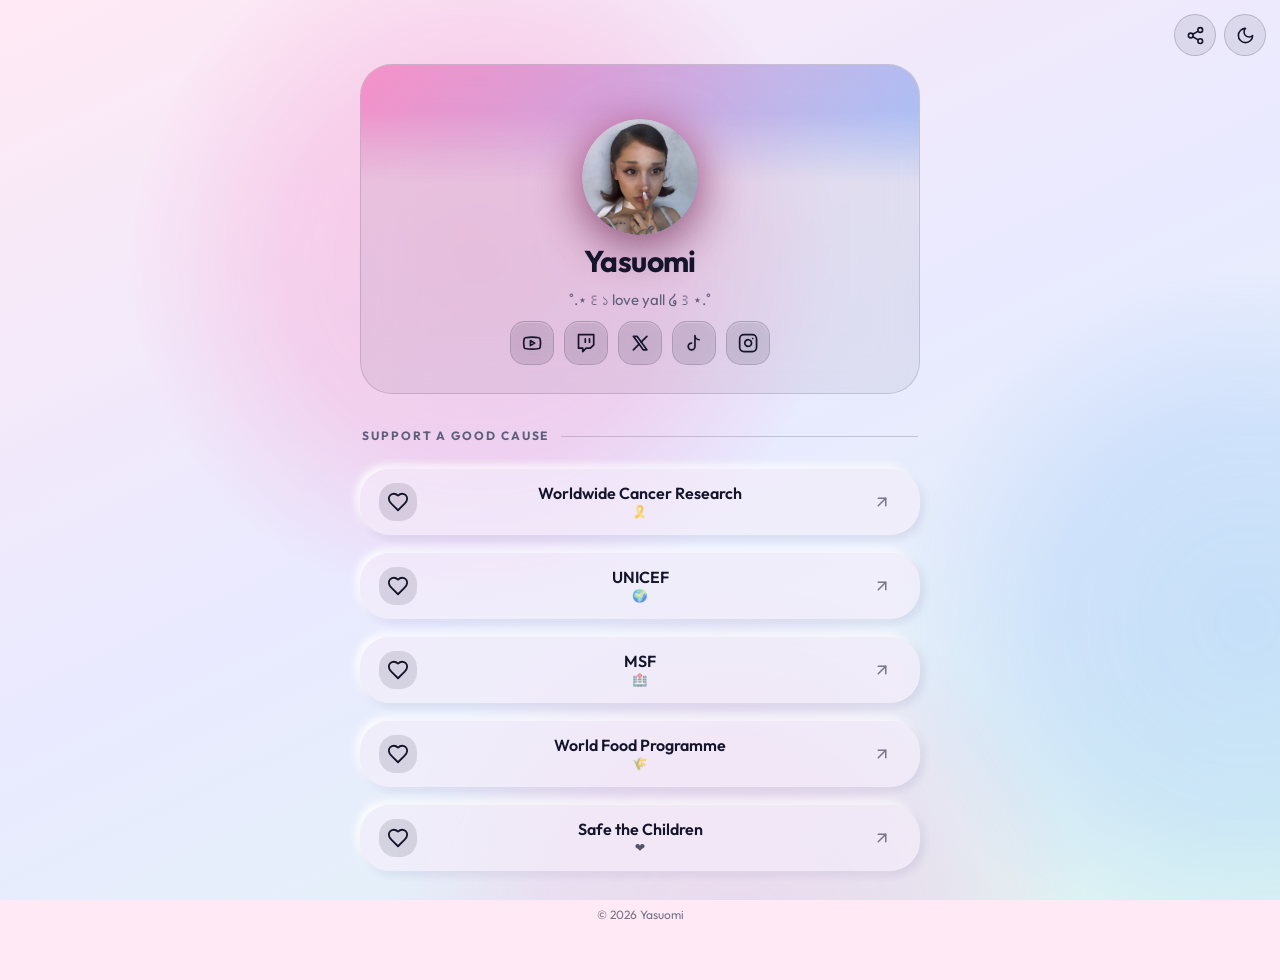
<file: index.html>
<!DOCTYPE html>
<html lang="de" data-theme="light"><head><meta charset="utf-8"><meta http-equiv="Content-Security-Policy" content="base-uri 'none'; object-src 'none'; form-action 'none'"><meta name="viewport" content="width=device-width,initial-scale=1,viewport-fit=cover"><title>Dein Name – Links</title><meta name="description" content="Alle meine Links an einem Ort."><meta name="theme-color" content="#1a1230"><meta name="color-scheme" content="dark light"><meta property="og:type" content="website"><meta property="og:title" content="Dein Name – Links"><meta property="og:description" content="Alle meine Links an einem Ort."><meta name="twitter:card" content="summary"><link rel="icon" href="data:image/svg+xml,%3Csvg%20xmlns%3D%22http%3A%2F%2Fwww.w3.org%2F2000%2Fsvg%22%20viewBox%3D%220%200%2064%2064%22%3E%3Cdefs%3E%3ClinearGradient%20id%3D%22g%22%20x1%3D%220%22%20y1%3D%220%22%20x2%3D%221%22%20y2%3D%221%22%3E%3Cstop%20offset%3D%220%22%20stop-color%3D%22%23ff8fd1%22%2F%3E%3Cstop%20offset%3D%221%22%20stop-color%3D%22%239ad7ff%22%2F%3E%3C%2FlinearGradient%3E%3C%2Fdefs%3E%3Crect%20width%3D%2264%22%20height%3D%2264%22%20rx%3D%2216%22%20fill%3D%22url(%23g)%22%2F%3E%3Ctext%20x%3D%2232%22%20y%3D%2243%22%20font-family%3D%22system-ui%2Csans-serif%22%20font-size%3D%2234%22%20font-weight%3D%22700%22%20text-anchor%3D%22middle%22%20fill%3D%22%23fff%22%3EY%3C%2Ftext%3E%3C%2Fsvg%3E"><link rel="preconnect" href="https://fonts.googleapis.com"><link rel="preconnect" href="https://fonts.gstatic.com" crossorigin><link rel="stylesheet" href="https://fonts.googleapis.com/css2?family=Outfit:wght@400;500;600;700;800&amp;display=swap" data-f="https://fonts.googleapis.com/css2?family=Outfit:wght@400;500;600;700;800&amp;display=swap"><script>(function(){var m='light';try{var s=localStorage.getItem('lb-theme');if(true&&(s==='dark'||s==='light'))m=s}catch(e){}if(m==='auto')m=matchMedia('(prefers-color-scheme: light)').matches?'light':'dark';document.documentElement.setAttribute('data-theme',m)})();</script><style>:root{--bg1:#1a1230;--bg2:#2b1a4d;--bg3:#3a1d4a;--text:#f5f6fb;--muted:#a7accb;--accent:#ff8fd1;--accent2:#9ad7ff;--glow:#ff8fd1;--btn-bg:#ffffff;--btn-bg2:#8b7bff;--btn-text:#f5f6fb;--btn-border:#ffffff;--btn-op:12;--overlay:#000000;color-scheme:dark}
:root[data-theme=light]{--bg1:#ffe9f4;--bg2:#e9eaff;--bg3:#e0f7f2;--text:#14142b;--muted:#5c5f7a;--accent:#ff5fb0;--accent2:#6aa8ff;--glow:#ff8fd1;--btn-bg:#f6eefb;--btn-bg2:#d9d4ff;--btn-text:#14142b;--btn-border:#ffffff;--btn-op:62;--overlay:#ffffff;color-scheme:light}
:root{transition:--bg1 .6s,--bg2 .6s,--bg3 .6s,--accent .6s,--accent2 .6s,--text .6s,--muted .6s,--glow .6s}
:root{--maxw:560px;--gap:18px;--cols:1;--row:150px;--sec-gap:28px;--font-h:"Outfit",system-ui,-apple-system,"Segoe UI",Roboto,sans-serif;--font-b:"Outfit",system-ui,-apple-system,"Segoe UI",Roboto,sans-serif;--font-btn:"Outfit",system-ui,-apple-system,"Segoe UI",Roboto,sans-serif;--ease:cubic-bezier(.2,.8,.2,1);--b-r:30px;--b-h:64px;--b-w:100%;--b-px:18px;--b-bw:1px;--b-blur:22px;--b-sh:0.4;--b-fs:16px;--b-fw:600;--b-ta:center;--b-is:22px;--b-gsh:0 0 0 0 transparent;--b-bg:var(--btn-bg);--b-bg2:var(--btn-bg2);--b-text:var(--btn-text);--b-border:var(--btn-border);--b-op:var(--btn-op);--pl:.26;--ev:e-up;--dur:750ms;--stagger:70ms;--d0:80ms;--av-size:116px;--av-bw:0px;--av-bc:linear-gradient(135deg,var(--accent),var(--accent2));--av-sh:40;--av-gl:18;--p-ai:center;--p-ta:center;--p-gap:10px;--n-size:30px;--n-w:700;--n-color:var(--text);--b-color:var(--muted);--bio-size:15px;--bio-w:44ch;--so-size:44px;}

@property --bg1{syntax:'<color>';inherits:true;initial-value:#000}
@property --bg2{syntax:'<color>';inherits:true;initial-value:#000}
@property --bg3{syntax:'<color>';inherits:true;initial-value:#000}
@property --accent{syntax:'<color>';inherits:true;initial-value:#888}
@property --accent2{syntax:'<color>';inherits:true;initial-value:#888}
@property --text{syntax:'<color>';inherits:true;initial-value:#fff}
@property --muted{syntax:'<color>';inherits:true;initial-value:#aaa}
@property --glow{syntax:'<color>';inherits:true;initial-value:#888}
@property --ang{syntax:'<angle>';inherits:false;initial-value:0deg}
*,*::before,*::after{box-sizing:border-box}
html,body{margin:0}
html{-webkit-text-size-adjust:100%}
body{min-height:100vh;min-height:100dvh;font-family:var(--font-b);color:var(--text);background:var(--bg1);-webkit-font-smoothing:antialiased;overflow-x:hidden;line-height:1.4}
a{color:inherit}
button{font:inherit;color:inherit}
.ic{width:1.15em;height:1.15em;flex:none;display:block}
#bg{position:fixed;inset:0;z-index:0;overflow:hidden;background:var(--bg1);pointer-events:none}
#bg>*{position:absolute;inset:0}
.bg-media{background-size:cover;background-repeat:no-repeat}
.bg-media video{width:100%;height:100%;object-fit:cover}
.bg-orbs i,.bg-mesh i{position:absolute;border-radius:50%;-webkit-mask-image:radial-gradient(closest-side,#000 0,rgba(0,0,0,.75) 55%,transparent 100%);mask-image:radial-gradient(closest-side,#000 0,rgba(0,0,0,.75) 55%,transparent 100%);will-change:transform;contain:strict}
.bg-ov{background:var(--overlay)}
.bg-grain{mix-blend-mode:overlay;background-size:180px}
#pc{width:100%;height:100%}
#cglow{position:fixed;inset:0;z-index:1;pointer-events:none;opacity:0;transition:opacity .5s}
#cglow.on{opacity:1}
.page{position:relative;z-index:2;min-height:100vh;min-height:100dvh;display:flex;flex-direction:column;align-items:center;padding-left:20px;padding-right:20px}
.shell{width:100%;max-width:var(--maxw);display:flex;flex-direction:column;gap:var(--sec-gap,28px);margin:0 auto}
.shell.split{flex-direction:row;align-items:flex-start;gap:64px}
.shell.split-r{flex-direction:row-reverse;align-items:flex-start;gap:64px}
.split .profile,.split-r .profile{position:sticky;top:48px;flex:0 0 340px;align-items:flex-start;text-align:left}
.split .main,.split-r .main{flex:1;min-width:0}
.main{display:flex;flex-direction:column;gap:22px;min-width:0}
.profile{display:flex;flex-direction:column;align-items:var(--p-ai);text-align:var(--p-ta);gap:var(--p-gap)}
.tools{position:fixed;top:14px;right:14px;z-index:5;display:flex;gap:8px}
.tool{width:42px;height:42px;border-radius:50%;display:grid;place-items:center;cursor:pointer;color:var(--text);border:1px solid color-mix(in srgb,var(--text) 18%,transparent);background:color-mix(in srgb,var(--text) 8%,transparent);backdrop-filter:blur(14px);-webkit-backdrop-filter:blur(14px);transition:transform .3s var(--ease),background .3s}
.tool:hover{transform:scale(1.08)}
.tool .ic{width:19px;height:19px}
.tool .moon{display:none}[data-theme=light] .tool .moon{display:block}[data-theme=light] .tool .sun{display:none}
/* avatar */
.avw{position:relative;filter:drop-shadow(0 calc(var(--av-sh)*.28px) calc(var(--av-sh)*.6px) rgba(0,0,0,calc(var(--av-sh)*.012))) drop-shadow(0 0 calc(var(--av-gl)*1px) color-mix(in srgb,var(--glow) 80%,transparent))}
.av{width:var(--av-size);height:var(--av-size);padding:var(--av-bw);background:var(--av-bc);display:block;overflow:hidden;}
.av img{width:100%;height:100%;object-fit:cover;display:block;border-radius:inherit;clip-path:inherit}
.av .ini{width:100%;height:100%;display:grid;place-items:center;font:700 calc(var(--av-size)*.4)/1 var(--font-h);color:#fff;background:linear-gradient(135deg,var(--accent),var(--accent2));border-radius:inherit;clip-path:inherit}
.av.an-ring{background:conic-gradient(from var(--ang),var(--accent),var(--accent2),transparent 55%,var(--accent));animation:spin 4s linear infinite;padding:max(var(--av-bw),3px)}
.avw.an-float{animation:floaty 5s ease-in-out infinite}
.avw.an-breathe{animation:breathe 4s ease-in-out infinite}
.avw.an-pulse{animation:glowp 2.6s ease-in-out infinite}
.avw.an-tilt{transition:transform .3s var(--ease)}
.name{margin:0;font-family:var(--font-h);font-size:var(--n-size);font-weight:var(--n-w);letter-spacing:-.02em;line-height:1.1;color:var(--n-color);display:flex;align-items:center;gap:8px;flex-wrap:wrap;justify-content:var(--p-ai)}
.name.fx-gradient .nt{background:linear-gradient(90deg,var(--accent),var(--accent2));-webkit-background-clip:text;background-clip:text;color:transparent}
.name.fx-shimmer .nt{background:linear-gradient(110deg,var(--text) 30%,var(--accent) 50%,var(--text) 70%);background-size:250% 100%;-webkit-background-clip:text;background-clip:text;color:transparent;animation:shim 4s linear infinite}
.vf{width:.72em;height:.72em;color:var(--accent2)}
.handle{color:var(--muted);font-size:14px;font-weight:500;margin-top:-4px}
.bio{margin:0;color:var(--b-color);font-size:var(--bio-size);max-width:var(--bio-w);line-height:1.55;white-space:pre-line}
.badges{display:flex;flex-wrap:wrap;gap:6px;justify-content:var(--p-ai)}
.badge{--bc:var(--accent);display:inline-flex;align-items:center;gap:6px;padding:4px 11px 4px 9px;border-radius:99px;font-size:12px;font-weight:600;background:color-mix(in srgb,var(--bc) 16%,transparent);color:var(--bc);border:1px solid color-mix(in srgb,var(--bc) 36%,transparent)}
.badge .ic{width:13px;height:13px}
.socials{display:flex;flex-wrap:wrap;gap:10px;justify-content:var(--p-ai)}
.soc{width:var(--so-size);height:var(--so-size);border-radius:calc(var(--so-size)*.34);display:grid;place-items:center;color:var(--text);text-decoration:none;transition:transform .3s var(--ease),background .3s,box-shadow .3s}
.soc .ic{width:calc(var(--so-size)*.46);height:calc(var(--so-size)*.46)}
.soc:hover{transform:translateY(-3px) scale(1.06)}
.so-glass .soc{background:color-mix(in srgb,var(--text) 9%,transparent);border:1px solid color-mix(in srgb,var(--text) 16%,transparent);backdrop-filter:blur(16px);-webkit-backdrop-filter:blur(16px);box-shadow:inset 0 1px 0 rgba(255,255,255,.22)}
.so-filled .soc{background:linear-gradient(135deg,var(--accent),var(--accent2));color:#fff;box-shadow:0 8px 20px -8px var(--accent)}
.so-outline .soc{border:1.5px solid color-mix(in srgb,var(--text) 40%,transparent)}
.so-plain .soc{opacity:.85}.so-plain .soc:hover{opacity:1}
.so-round .soc{border-radius:50%}
/* links grid */
.grid{display:grid;grid-template-columns:repeat(var(--cols),minmax(0,1fr));gap:var(--gap)}
.grp{grid-column:1/-1;display:flex;flex-direction:column;gap:var(--gap)}
.grp-h{display:flex;align-items:center;gap:12px;font-family:var(--font-b);font-size:12px;letter-spacing:.16em;text-transform:uppercase;color:var(--muted);font-weight:700;background:none;border:0;padding:6px 2px;text-align:left;width:100%}
.grp-h::after{content:'';flex:1;height:1px;background:color-mix(in srgb,var(--muted) 28%,transparent)}
button.grp-h{cursor:pointer;padding:13px 16px;border-radius:calc(var(--b-r)*.8 + 2px);background:color-mix(in srgb,var(--text) 7%,transparent);border:1px solid color-mix(in srgb,var(--text) 15%,transparent);backdrop-filter:blur(16px);-webkit-backdrop-filter:blur(16px);color:var(--text);font-size:13px;letter-spacing:.1em;transition:background .3s,border-color .3s,transform .3s var(--ease)}
button.grp-h::after{display:none}
button.grp-h span{flex:1}
button.grp-h:hover{background:color-mix(in srgb,var(--text) 12%,transparent);border-color:color-mix(in srgb,var(--accent) 50%,transparent)}
button.grp-h:active{transform:scale(.985)}
button.grp-h:focus-visible{outline:2px solid var(--accent);outline-offset:2px}
button.grp-h .ic{width:18px;height:18px;order:0;transition:transform .45s var(--ease)}
.grp{transition:gap .45s var(--ease)}.grp.closed{gap:0}
.grp.closed .grp-in{opacity:0}.grp-in{transition:opacity .35s ease}
.grp.closed .grp-h .ic{transform:rotate(-90deg)}
.grp:not(.closed) .grp-h .ic{transform:rotate(0)}
.grp-wrap{display:grid;grid-template-rows:1fr;transition:grid-template-rows .45s var(--ease)}
.grp.closed .grp-wrap{grid-template-rows:0fr}
.grp-in{overflow:hidden;min-height:0;padding:10px;margin:-10px}
.grp.closed .grp-in{visibility:hidden;transition:visibility 0s .45s}
.it{display:flex;justify-content:center;min-width:0}
.sp-2x1{grid-column:span 2}.sp-2x2{grid-column:span 2;grid-row:span 2}.sp-1x2{grid-row:span 2}
.bento{grid-auto-flow:dense;grid-auto-rows:var(--row)}
.bento .grp{grid-auto-rows:auto}
.bento>.profile{grid-column:span 2;grid-row:span 2;padding:26px;border-radius:calc(var(--b-r) + 6px);background:color-mix(in srgb,var(--text) 6%,transparent);border:1px solid color-mix(in srgb,var(--text) 14%,transparent);backdrop-filter:blur(24px);-webkit-backdrop-filter:blur(24px);justify-content:center}
.bento>.profile .av{width:calc(var(--av-size)*.7);height:calc(var(--av-size)*.7)}
.bento>.profile .badges{display:none}
.bento>.profile .bio{display:-webkit-box;-webkit-line-clamp:3;-webkit-box-orient:vertical;overflow:hidden}
.bento>.profile{gap:8px;padding:20px;overflow:hidden}
/* link base */
.lk{--ic-w:calc(var(--b-h)*.6);--fill:color-mix(in srgb,var(--b-bg) calc(var(--b-op)*1%),transparent);position:relative;display:flex;flex-direction:column;width:var(--b-w);min-width:0;color:var(--b-text);text-decoration:none;font-family:var(--font-btn);font-size:var(--b-fs);font-weight:var(--b-fw);border-radius:var(--b-r);overflow:hidden;isolation:isolate;cursor:pointer;-webkit-tap-highlight-color:transparent;border:var(--b-bw) solid transparent;transition:transform .4s var(--ease),box-shadow .4s var(--ease),background .35s,color .3s,border-color .3s,filter .3s;outline-offset:3px;
}
.lk:focus-visible{outline:2px solid var(--accent)}
.lk-row{display:flex;align-items:center;gap:12px;min-height:var(--b-h);padding:0 var(--b-px);width:100%;min-width:0}
.lk-tx{flex:1;min-width:0;display:flex;flex-direction:column;gap:1px;text-align:var(--b-ta);line-height:1.2}
.lk-t{overflow:hidden;text-overflow:ellipsis;white-space:nowrap;}
.lk-up .lk-t{text-transform:uppercase;letter-spacing:.12em;font-size:.86em}
.lk-s{font-size:.78em;font-weight:400;opacity:.7;overflow:hidden;text-overflow:ellipsis;white-space:nowrap}
.lk-ic{width:var(--ic-w);height:var(--ic-w);flex:none;display:grid;place-items:center;color:var(--ic-color,inherit)}
.lk-ic .ic{width:var(--b-is);height:var(--b-is)}
.ibox .lk-ic{border-radius:calc(var(--b-r)*.55);background:color-mix(in srgb,var(--ic-color,var(--b-text)) 12%,transparent)}
.lk-ar{width:var(--ic-w);flex:none;display:grid;place-items:center;opacity:.55;transition:transform .35s var(--ease),opacity .3s}
.lk-ar .ic{width:18px;height:18px}
.lk-sp{width:var(--ic-w);flex:none}
.lk:hover .lk-ar{opacity:1;transform:translate(2px,-2px)}
.lk-th{display:block;background-size:cover;background-position:center;background-color:color-mix(in srgb,var(--accent) 22%,transparent)}
.lk-bd{flex:none;font-size:11px;font-weight:700;letter-spacing:.04em;padding:3px 9px;border-radius:99px;background:linear-gradient(135deg,var(--accent),var(--accent2));color:#fff}
.v-bar .lk-th{display:none}
.v-bar.has-th .lk-ic{background-size:cover;background-position:center;border-radius:calc(var(--b-r)*.55);overflow:hidden}
.v-tile{min-height:calc(var(--b-h)*2)}
.v-tile .lk-row{flex-direction:column;justify-content:center;text-align:center;padding:18px 12px;gap:10px;min-height:calc(var(--b-h)*2)}
.v-tile .lk-tx{flex:none;align-items:center;text-align:center;width:100%}
.v-tile .lk-ar,.v-tile .lk-sp,.v-tile .lk-th{display:none}
.v-tile .lk-ic{width:calc(var(--b-h)*.8);height:calc(var(--b-h)*.8)}
.v-tile .lk-ic .ic{width:calc(var(--b-is)*1.3);height:calc(var(--b-is)*1.3)}
.v-tile .lk-bd{position:absolute;top:10px;right:10px}
.v-card .lk-th{aspect-ratio:16/9;width:100%;position:relative}
.v-card:not(.has-th) .lk-th{display:grid;place-items:center;background:linear-gradient(135deg,color-mix(in srgb,var(--accent) 40%,transparent),color-mix(in srgb,var(--accent2) 30%,transparent))}
.v-card:not(.has-th) .lk-th .ic{width:44px;height:44px;opacity:.9}
.v-card .lk-tx{text-align:left}
.v-bento{height:100%;width:100%}
.v-bento .lk-th{position:absolute;inset:0;z-index:-2}
.v-bento.has-th::after{content:'';position:absolute;inset:0;z-index:-1;background:linear-gradient(180deg,transparent 30%,rgba(0,0,0,.65))}
.v-bento.has-th{color:#fff}
.v-bento .lk-row{flex-direction:column;align-items:flex-start;justify-content:space-between;height:100%;padding:16px 18px;gap:8px}
.v-bento .lk-ic{width:calc(var(--b-h)*.8);height:calc(var(--b-h)*.8)}
.v-bento .lk-ic .ic{width:calc(var(--b-is)*1.35);height:calc(var(--b-is)*1.35)}
.v-bento .lk-tx{flex:none;width:100%;text-align:left}
.v-bento .lk-t{white-space:normal;font-size:1.08em}
.v-bento .lk-ar{position:absolute;top:14px;right:14px;width:auto}
.v-bento .lk-sp{display:none}
.v-bento .lk-bd{position:absolute;top:14px;left:auto;right:46px}
.v-text{background:none!important;border-radius:0!important;border-width:0 0 1px 0!important;border-style:solid!important;border-color:color-mix(in srgb,var(--text) 16%,transparent)!important;box-shadow:none!important;backdrop-filter:none!important;-webkit-backdrop-filter:none!important}
.v-text::before,.v-text::after{display:none!important}
.v-text .lk-row{min-height:calc(var(--b-h)*.82);padding-left:2px;padding-right:2px}
.v-text .lk-tx{text-align:left}
.v-text:hover{border-color:var(--accent)!important;padding-left:6px}
.v-text .lk-ic{background:none!important}
/* styles */
.s-liquid{background:linear-gradient(135deg,var(--fill),color-mix(in srgb,var(--b-bg) calc(var(--b-op)*.45%),transparent));backdrop-filter:blur(var(--b-blur)) saturate(170%);-webkit-backdrop-filter:blur(var(--b-blur)) saturate(170%);border-color:color-mix(in srgb,var(--b-border) 38%,transparent);box-shadow:inset 0 1px 1px rgba(255,255,255,.38),inset 0 -1px 1px rgba(255,255,255,.07),0 12px 34px -12px rgba(0,0,0,calc(var(--b-sh)*.9)),var(--b-gsh)}
.s-liquid::before{content:'';position:absolute;inset:0;z-index:-1;border-radius:inherit;pointer-events:none;background:radial-gradient(190px circle at var(--mx,50%) var(--my,-30%),rgba(255,255,255,var(--pl,.26)),transparent 65%),linear-gradient(180deg,rgba(255,255,255,.13),transparent 48%)}
.s-solid{background:var(--fill);border-color:var(--b-border);box-shadow:0 8px 22px -10px rgba(0,0,0,calc(var(--b-sh)*1.2)),var(--b-gsh)}
.s-outline{background:transparent;border-width:max(var(--b-bw),2px);border-color:var(--b-border);box-shadow:var(--b-gsh)}
.s-outline:hover{background:color-mix(in srgb,var(--b-bg) calc(var(--b-op)*1%),transparent)}
.s-gradient{background:linear-gradient(120deg,color-mix(in srgb,var(--b-bg) calc(var(--b-op)*1%),transparent),color-mix(in srgb,var(--b-bg2) calc(var(--b-op)*1%),transparent));border-color:color-mix(in srgb,var(--b-border) 25%,transparent);box-shadow:0 14px 30px -14px color-mix(in srgb,var(--b-bg) 80%,transparent),var(--b-gsh)}
.s-minimal{background:transparent;border-color:transparent;border-bottom-color:color-mix(in srgb,var(--b-border) 45%,transparent);border-radius:max(var(--b-r)*.5,6px)}
.s-minimal:hover{background:color-mix(in srgb,var(--b-bg) calc(var(--b-op)*1%),transparent)}
.s-floating{background:var(--fill);border-color:transparent;box-shadow:0 22px 44px -16px rgba(0,0,0,calc(var(--b-sh)*1.1)),0 4px 10px -4px rgba(0,0,0,.25),var(--b-gsh)}
.s-floating:hover{box-shadow:0 30px 56px -16px rgba(0,0,0,calc(var(--b-sh)*1.2)),0 6px 14px -4px rgba(0,0,0,.28),var(--b-gsh)}
.s-neon{background:color-mix(in srgb,var(--b-bg) calc(var(--b-op)*.3%),transparent);border-width:max(var(--b-bw),2px);border-color:var(--accent);text-shadow:0 0 10px color-mix(in srgb,var(--accent) 70%,transparent);box-shadow:0 0 14px color-mix(in srgb,var(--accent) 50%,transparent),inset 0 0 14px color-mix(in srgb,var(--accent) 22%,transparent),var(--b-gsh)}
.s-neon:hover{box-shadow:0 0 26px color-mix(in srgb,var(--accent) 80%,transparent),inset 0 0 22px color-mix(in srgb,var(--accent) 35%,transparent),var(--b-gsh)}
.s-soft{background:var(--fill);border-color:transparent;box-shadow:calc(var(--b-sh)*9px) calc(var(--b-sh)*9px) calc(var(--b-sh)*22px) rgba(0,0,0,calc(var(--b-sh)*.5)),calc(var(--b-sh)*-9px) calc(var(--b-sh)*-9px) calc(var(--b-sh)*22px) rgba(255,255,255,calc(var(--b-sh)*.1)),var(--b-gsh)}
[data-theme=light] .s-soft{box-shadow:calc(var(--b-sh)*9px) calc(var(--b-sh)*9px) calc(var(--b-sh)*22px) rgba(60,50,120,calc(var(--b-sh)*.28)),calc(var(--b-sh)*-9px) calc(var(--b-sh)*-9px) calc(var(--b-sh)*22px) rgba(255,255,255,.95),var(--b-gsh)}
.s-3d{background:linear-gradient(180deg,color-mix(in srgb,var(--b-bg) 100%,white 14%),var(--b-bg));border-color:transparent;box-shadow:0 6px 0 0 color-mix(in srgb,var(--b-bg2) 78%,black),0 16px 24px -6px rgba(0,0,0,calc(var(--b-sh)*.8)),inset 0 1px 0 rgba(255,255,255,.4),var(--b-gsh);margin-bottom:6px}
.s-3d:active{transform:translateY(5px)!important;box-shadow:0 1px 0 0 color-mix(in srgb,var(--b-bg2) 78%,black),0 6px 10px -4px rgba(0,0,0,.4)}
.s-elegant{background:var(--fill);border-width:max(var(--b-bw),1px);border-color:color-mix(in srgb,var(--b-text) 34%,transparent);box-shadow:var(--b-gsh)}
.s-elegant:hover{border-color:var(--b-text)}
.s-custom{background:var(--fill);border-color:var(--b-border);backdrop-filter:blur(var(--b-blur));-webkit-backdrop-filter:blur(var(--b-blur));box-shadow:0 12px 30px -12px rgba(0,0,0,calc(var(--b-sh)*1)),var(--b-gsh)}
/* hover */
.h-lift:hover{transform:translateY(-3px)}
.h-scale:hover{transform:scale(1.03)}
.h-glow:hover{box-shadow:0 0 0 1px color-mix(in srgb,var(--glow) 55%,transparent),0 0 34px -2px color-mix(in srgb,var(--glow) 60%,transparent)}
.h-shine::after,.h-fill::after{content:'';position:absolute;inset:0;z-index:-1;pointer-events:none}
.h-shine::after{background:linear-gradient(105deg,transparent 35%,rgba(255,255,255,.34) 50%,transparent 65%);transform:translateX(-130%);transition:transform .9s var(--ease)}
.h-shine:hover::after{transform:translateX(130%)}
.h-fill::after{background:linear-gradient(120deg,var(--accent),var(--accent2));opacity:.9;transform:scaleX(0);transform-origin:left;transition:transform .5s var(--ease)}
.h-fill:hover::after{transform:scaleX(1)}
.h-fill:hover{color:#fff}
.h-invert:hover{background:var(--b-text)!important;color:var(--bg1)!important;border-color:var(--b-text)!important}
.h-tilt{transform:perspective(700px) rotateX(var(--rx,0deg)) rotateY(var(--ry,0deg));transition:transform .2s ease-out,box-shadow .4s}
.h-tilt:hover{box-shadow:0 20px 40px -14px rgba(0,0,0,.5)}
.h-press:hover{transform:scale(.985)}
/* click */
.c-press:active{transform:scale(.96)!important}
.c-bounce.clk{animation:bounce .5s var(--ease)}
.c-flash.clk{animation:flash .5s ease}
.rip{position:absolute;border-radius:50%;pointer-events:none;background:color-mix(in srgb,var(--b-text) 35%,transparent);transform:translate(-50%,-50%) scale(0);animation:ripple .7s ease-out forwards;width:20px;height:20px;z-index:0}
/* idle */
.i-pulse{animation:pulse 2.4s ease-in-out infinite}
.i-float{animation:floaty 4s ease-in-out infinite}
.i-wiggle{animation:wiggle 3s ease-in-out infinite}
.i-shake{animation:shake 3.2s ease-in-out infinite}
.i-bounce{animation:bobble 2.2s ease-in-out infinite}
.i-glow{animation:glowb 2.4s ease-in-out infinite}
.i-heart{animation:heart 1.8s ease-in-out infinite}
.lay-floating .it:nth-child(odd) .lk{translate:-8px 0}.lay-floating .it:nth-child(even) .lk{translate:8px 0}
.lay-floating .lk{animation:floaty 7s ease-in-out infinite;animation-delay:calc(var(--i,0)*-1.3s)}
.lay-floating .lk:hover{animation-play-state:paused}
.lay-profile .profile{position:relative;overflow:hidden;padding:20px 24px 28px;border-radius:32px;background:color-mix(in srgb,var(--text) 6%,transparent);border:1px solid color-mix(in srgb,var(--text) 14%,transparent);backdrop-filter:blur(24px);-webkit-backdrop-filter:blur(24px)}
.lay-profile .profile::before{content:'';position:absolute;inset:0 0 auto 0;height:118px;background:linear-gradient(135deg,var(--accent),var(--accent2));opacity:.5;-webkit-mask-image:linear-gradient(#000 40%,transparent);mask-image:linear-gradient(#000 40%,transparent)}
.lay-profile .profile>*{position:relative}
.lay-profile .avw{margin-top:34px}
.foot{margin-top:28px;font-size:12px;color:var(--muted);text-align:center;display:flex;flex-direction:column;gap:4px;opacity:.85}
.page>.foot{margin-top:auto;padding-top:36px}
.sel-flash{outline:2px solid var(--accent)!important;outline-offset:4px;animation:selp 1.2s ease 2}
.toast{position:fixed;left:50%;bottom:22px;transform:translateX(-50%);z-index:9;padding:10px 16px;border-radius:99px;background:rgba(20,20,30,.88);color:#fff;font-size:13px;backdrop-filter:blur(10px)}
/* entrance */
.rv{animation:var(--ev) var(--dur) var(--ease) calc(var(--d0) + var(--i,0)*var(--stagger)) backwards}
.e-none{--ev:none}
.nointro .rv{animation:none!important}
.theme-anim *,.theme-anim *::before,.theme-anim *::after{transition-property:background-color,color,border-color,box-shadow,fill,stroke!important;transition-duration:.5s!important}
@keyframes e-up{from{opacity:0;transform:translateY(26px)}}
@keyframes e-fade{from{opacity:0}}
@keyframes e-sl{from{opacity:0;transform:translateX(-36px)}}
@keyframes e-sr{from{opacity:0;transform:translateX(36px)}}
@keyframes e-zoom{from{opacity:0;transform:scale(.86)}}
@keyframes e-blur{from{opacity:0;filter:blur(14px);transform:scale(1.04)}}
@keyframes e-flip{from{opacity:0;transform:perspective(600px) rotateX(-40deg) translateY(16px)}}
@keyframes ripple{to{transform:translate(-50%,-50%) scale(22);opacity:0}}
@keyframes spin{to{--ang:360deg}}
@keyframes floaty{0%,100%{translate:0 0}50%{translate:0 -6px}}
@keyframes breathe{0%,100%{scale:1}50%{scale:1.05}}
@keyframes glowp{0%,100%{filter:drop-shadow(0 8px 14px rgba(0,0,0,.3)) drop-shadow(0 0 8px color-mix(in srgb,var(--glow) 60%,transparent))}50%{filter:drop-shadow(0 8px 14px rgba(0,0,0,.3)) drop-shadow(0 0 30px var(--glow))}}
@keyframes shim{to{background-position:-250% 0}}
@keyframes gshift{0%{background-position:0% 50%}50%{background-position:100% 50%}100%{background-position:0% 50%}}
@keyframes pulse{0%,100%{scale:1}50%{scale:1.025}}
@keyframes wiggle{0%,86%,100%{rotate:0deg}90%{rotate:-1.6deg}94%{rotate:1.6deg}98%{rotate:-1deg}}
@keyframes shake{0%,84%,100%{translate:0 0}88%{translate:-4px 0}92%{translate:4px 0}96%{translate:-2px 0}}
@keyframes bobble{0%,100%{translate:0 0}40%{translate:0 -5px}60%{translate:0 0}75%{translate:0 -2px}}
@keyframes glowb{0%,100%{filter:drop-shadow(0 0 0 transparent)}50%{filter:drop-shadow(0 0 14px var(--glow))}}
@keyframes heart{0%,100%{scale:1}14%{scale:1.035}28%{scale:1}42%{scale:1.035}70%{scale:1}}
@keyframes bounce{0%{scale:1}30%{scale:.94}60%{scale:1.04}100%{scale:1}}
@keyframes flash{0%{filter:brightness(1)}30%{filter:brightness(1.7)}100%{filter:brightness(1)}}
@keyframes selp{50%{outline-color:transparent}}
@keyframes d1{0%,100%{transform:translate(0,0) scale(1)}50%{transform:translate(12vw,8vh) scale(1.15)}}
@keyframes d2{0%,100%{transform:translate(0,0) scale(1.1)}50%{transform:translate(-14vw,-6vh) scale(.9)}}
@keyframes d3{0%,100%{transform:translate(0,0)}50%{transform:translate(8vw,-12vh) scale(1.2)}}
@keyframes d4{0%,100%{transform:translate(0,0) scale(.95)}50%{transform:translate(-9vw,10vh) scale(1.1)}}
@media (max-width:860px){.shell.split,.shell.split-r{flex-direction:column;gap:28px}.split .profile,.split-r .profile{position:static;flex:none;align-items:center;text-align:center}}
@media (max-width:640px){.page{padding-left:16px;padding-right:16px}.bento{--cols:2!important}.grid.g3{--cols:2!important}.sp-2x2{grid-row:span 1}}
@media (hover:none){.h-tilt{transform:none}}
html.thumb *,html.thumb *::before,html.thumb *::after{animation:none!important;transition:none!important}
@media (prefers-reduced-motion:reduce){*,*::before,*::after{animation-duration:.01ms!important;animation-iteration-count:1!important;animation-delay:0s!important;transition-duration:.01ms!important}.bg-mesh i,.bg-orbs i{animation:none!important}}
.av{border-radius:50%}
.page{padding-top:64px;padding-bottom:56px}
.bg-base{background:linear-gradient(155deg,var(--bg1),var(--bg2),var(--bg3))}
.bg-orbs i:nth-child(1){left:10%;top:-10%;width:55vmax;height:55vmax;background:var(--accent);opacity:0.24;animation:d1 32s ease-in-out infinite}
.bg-orbs i:nth-child(2){left:70%;top:30%;width:55vmax;height:55vmax;background:var(--accent2);opacity:0.24;animation:d2 38s ease-in-out infinite}
.bg-orbs i:nth-child(3){left:30%;top:65%;width:55vmax;height:55vmax;background:var(--glow);opacity:0.24;animation:d3 43s ease-in-out infinite}
.bg-orbs i:nth-child(4){left:85%;top:-5%;width:55vmax;height:55vmax;background:var(--accent);opacity:0.24;animation:d4 49s ease-in-out infinite}
.bg-orbs i:nth-child(5){left:-5%;top:45%;width:55vmax;height:55vmax;background:var(--accent2);opacity:0.24;animation:d1 54s ease-in-out infinite}
.bg-ov{opacity:0}
.bg-grain{background-image:url("data:image/svg+xml,%3Csvg xmlns='http://www.w3.org/2000/svg' width='180' height='180'%3E%3Cfilter id='n'%3E%3CfeTurbulence type='fractalNoise' baseFrequency='.85' numOctaves='2' stitchTiles='stitch'/%3E%3C/filter%3E%3Crect width='100%25' height='100%25' filter='url(%23n)'/%3E%3C/svg%3E");opacity:0.1}
.bg-vig{background:radial-gradient(ellipse at center,transparent 62%,rgba(0,0,0,0.00))}
#cglow{background:radial-gradient(520px circle at var(--px,50%) var(--py,30%),color-mix(in srgb,var(--glow) 20%,transparent),transparent 62%)}
</style></head><body><div id="root"><div id="bg" aria-hidden="true"><div class="bg-base"></div><div class="bg-orbs"><i></i><i></i><i></i></div><div class="bg-ov"></div></div><div id="cglow"></div><div class="tools"><button class="tool" id="sh" aria-label="Seite teilen"><svg class="ic" viewBox="0 0 24 24" fill="none" stroke="currentColor" stroke-width="2" stroke-linecap="round" stroke-linejoin="round" aria-hidden="true"><circle cx="18" cy="5" r="3"/><circle cx="6" cy="12" r="3"/><circle cx="18" cy="19" r="3"/><path d="m8.59 13.51 6.83 3.98M15.41 6.51l-6.82 3.98"/></svg></button><button class="tool" id="tt" aria-label="Hell/Dunkel wechseln"><span class="sun"><svg class="ic" viewBox="0 0 24 24" fill="none" stroke="currentColor" stroke-width="2" stroke-linecap="round" stroke-linejoin="round" aria-hidden="true"><circle cx="12" cy="12" r="4"/><path d="M12 2v2M12 20v2M4.93 4.93l1.41 1.41M17.66 17.66l1.41 1.41M2 12h2M20 12h2M6.34 17.66l-1.41 1.41M19.07 4.93l-1.41 1.41"/></svg></span><span class="moon"><svg class="ic" viewBox="0 0 24 24" fill="none" stroke="currentColor" stroke-width="2" stroke-linecap="round" stroke-linejoin="round" aria-hidden="true"><path d="M12 3a6 6 0 0 0 9 9 9 9 0 1 1-9-9z"/></svg></span></button></div><main class="page lay-profile"><div class="shell"><header class="profile" data-edit="profile"><div class="rv" style="--i:0;--ev:e-up"><div class="avw an-breathe"><div class="av"><img src="[data-uri]" alt="Yasuomi" decoding="async"></div></div></div><h1 class="name rv" style="--i:1;--ev:e-up"><span class="nt">Yasuomi</span></h1><p class="bio rv" style="--i:3;--ev:e-up">˚.⋆꒰১ love yall ໒꒱⋆.˚</p><nav class="socials so-glass rv" style="--i:5" aria-label="Social Media"><a class="soc" data-id="s3" data-edit="social" href="https://www.youtube.com/@yasuomi" target="_blank" rel="noopener noreferrer" aria-label="YouTube"><svg class="ic" viewBox="0 0 24 24" fill="none" stroke="currentColor" stroke-width="2" stroke-linecap="round" stroke-linejoin="round" aria-hidden="true"><path d="M2.5 17a24.12 24.12 0 0 1 0-10 2 2 0 0 1 1.4-1.4 49.56 49.56 0 0 1 16.2 0A2 2 0 0 1 21.5 7a24.12 24.12 0 0 1 0 10 2 2 0 0 1-1.4 1.4 49.55 49.55 0 0 1-16.2 0A2 2 0 0 1 2.5 17"/><path d="m10 15 5-3-5-3z"/></svg></a><a class="soc" data-id="sh5hrjba" data-edit="social" href="https://www.twitch.tv/yasuomiii" target="_blank" rel="noopener noreferrer" aria-label="Twitch"><svg class="ic" viewBox="0 0 24 24" fill="none" stroke="currentColor" stroke-width="2" stroke-linecap="round" stroke-linejoin="round" aria-hidden="true"><path d="M21 2H3v16h5v4l4-4h5l4-4V2z"/><path d="M11 11V7"/><path d="M16 11V7"/></svg></a><a class="soc" data-id="s2dv3gdg" data-edit="social" href="https://x.com/mueckenstiche" target="_blank" rel="noopener noreferrer" aria-label="X"><svg class="ic" viewBox="0 0 24 24" fill="none" stroke="currentColor" stroke-width="2" stroke-linecap="round" stroke-linejoin="round" aria-hidden="true"><path d="M4 4l11.7 16H20L8.3 4z"/><path d="M4 20l6.8-6.8"/><path d="M13.2 10.8L20 4"/></svg></a><a class="soc" data-id="s2" data-edit="social" href="https://tiktok.com/@rmsqf" target="_blank" rel="noopener noreferrer" aria-label="TikTok"><svg class="ic" viewBox="0 0 24 24" fill="none" stroke="currentColor" stroke-width="2" stroke-linecap="round" stroke-linejoin="round" aria-hidden="true"><path d="M9 12a4 4 0 1 0 4 4V3a5 5 0 0 0 5 5"/></svg></a><a class="soc" data-id="s1" data-edit="social" href="https://instagram.com/yasuomiiiii" target="_blank" rel="noopener noreferrer" aria-label="Instagram"><svg class="ic" viewBox="0 0 24 24" fill="none" stroke="currentColor" stroke-width="2" stroke-linecap="round" stroke-linejoin="round" aria-hidden="true"><rect x="2" y="2" width="20" height="20" rx="5"/><path d="M16 11.37A4 4 0 1 1 12.63 8 4 4 0 0 1 16 11.37z"/><path d="M17.5 6.5h.01"/></svg></a></nav></header><div class="main"><section class="grid" aria-label="Links"><div class="grp" data-id="h1"><div class="grp-h rv" style="--i:6"><span>Support a Good Cause</span></div><div class="grp-wrap"><div class="grp-in"><div class="grid"><div class="it rv" style="--i:7"><a class="lk v-bar s-soft h-scale c-ripple ibox" data-id="l4" href="https://www.worldwidecancerresearch.org/donate/" target="_blank" rel="noopener noreferrer" aria-label="Worldwide Cancer Research" style="--i:7"><span class="lk-row"><span class="lk-ic"><svg class="ic" viewBox="0 0 24 24" fill="none" stroke="currentColor" stroke-width="2" stroke-linecap="round" stroke-linejoin="round" aria-hidden="true"><path d="M19 14c1.49-1.46 3-3.21 3-5.5A5.5 5.5 0 0 0 16.5 3c-1.76 0-3 .5-4.5 2-1.5-1.5-2.74-2-4.5-2A5.5 5.5 0 0 0 2 8.5c0 2.3 1.5 4.05 3 5.5l7 7z"/></svg></span><span class="lk-tx"><span class="lk-t">Worldwide Cancer Research</span><span class="lk-s">🎗️</span></span><span class="lk-ar"><svg class="ic" viewBox="0 0 24 24" fill="none" stroke="currentColor" stroke-width="2" stroke-linecap="round" stroke-linejoin="round" aria-hidden="true"><path d="M7 17 17 7"/><path d="M7 7h10v10"/></svg></span></span></a></div><div class="it rv" style="--i:8"><a class="lk v-bar s-soft h-scale c-ripple ibox" data-id="l5" href="https://donate.unicef.org/donate/now" target="_blank" rel="noopener noreferrer" aria-label="UNICEF" style="--i:8"><span class="lk-row"><span class="lk-ic"><svg class="ic" viewBox="0 0 24 24" fill="none" stroke="currentColor" stroke-width="2" stroke-linecap="round" stroke-linejoin="round" aria-hidden="true"><path d="M19 14c1.49-1.46 3-3.21 3-5.5A5.5 5.5 0 0 0 16.5 3c-1.76 0-3 .5-4.5 2-1.5-1.5-2.74-2-4.5-2A5.5 5.5 0 0 0 2 8.5c0 2.3 1.5 4.05 3 5.5l7 7z"/></svg></span><span class="lk-tx"><span class="lk-t">UNICEF</span><span class="lk-s">🌍</span></span><span class="lk-ar"><svg class="ic" viewBox="0 0 24 24" fill="none" stroke="currentColor" stroke-width="2" stroke-linecap="round" stroke-linejoin="round" aria-hidden="true"><path d="M7 17 17 7"/><path d="M7 7h10v10"/></svg></span></span></a></div><div class="it rv" style="--i:9"><a class="lk v-bar s-soft h-scale c-ripple ibox" data-id="l6" href="https://www.msf.org/donate" target="_blank" rel="noopener noreferrer" aria-label="MSF" style="--i:9"><span class="lk-row"><span class="lk-ic"><svg class="ic" viewBox="0 0 24 24" fill="none" stroke="currentColor" stroke-width="2" stroke-linecap="round" stroke-linejoin="round" aria-hidden="true"><path d="M19 14c1.49-1.46 3-3.21 3-5.5A5.5 5.5 0 0 0 16.5 3c-1.76 0-3 .5-4.5 2-1.5-1.5-2.74-2-4.5-2A5.5 5.5 0 0 0 2 8.5c0 2.3 1.5 4.05 3 5.5l7 7z"/></svg></span><span class="lk-tx"><span class="lk-t">MSF</span><span class="lk-s">🏥</span></span><span class="lk-ar"><svg class="ic" viewBox="0 0 24 24" fill="none" stroke="currentColor" stroke-width="2" stroke-linecap="round" stroke-linejoin="round" aria-hidden="true"><path d="M7 17 17 7"/><path d="M7 7h10v10"/></svg></span></span></a></div><div class="it rv" style="--i:10"><a class="lk v-bar s-soft h-scale c-ripple ibox" data-id="lt06osba" href="https://www.wfp.org/donate" target="_blank" rel="noopener noreferrer" aria-label="World Food Programme" style="--i:10"><span class="lk-row"><span class="lk-ic"><svg class="ic" viewBox="0 0 24 24" fill="none" stroke="currentColor" stroke-width="2" stroke-linecap="round" stroke-linejoin="round" aria-hidden="true"><path d="M19 14c1.49-1.46 3-3.21 3-5.5A5.5 5.5 0 0 0 16.5 3c-1.76 0-3 .5-4.5 2-1.5-1.5-2.74-2-4.5-2A5.5 5.5 0 0 0 2 8.5c0 2.3 1.5 4.05 3 5.5l7 7z"/></svg></span><span class="lk-tx"><span class="lk-t">World Food Programme</span><span class="lk-s">🌾</span></span><span class="lk-ar"><svg class="ic" viewBox="0 0 24 24" fill="none" stroke="currentColor" stroke-width="2" stroke-linecap="round" stroke-linejoin="round" aria-hidden="true"><path d="M7 17 17 7"/><path d="M7 7h10v10"/></svg></span></span></a></div><div class="it rv" style="--i:11"><a class="lk v-bar s-soft h-scale c-ripple ibox" data-id="lyw3wpqx" href="https://support.savethechildren.org/site/Donation2?mfc_pref=T&amp;df_id=1620&amp;1620.donation=form1" target="_blank" rel="noopener noreferrer" aria-label="Safe the Children" style="--i:11"><span class="lk-row"><span class="lk-ic"><svg class="ic" viewBox="0 0 24 24" fill="none" stroke="currentColor" stroke-width="2" stroke-linecap="round" stroke-linejoin="round" aria-hidden="true"><path d="M19 14c1.49-1.46 3-3.21 3-5.5A5.5 5.5 0 0 0 16.5 3c-1.76 0-3 .5-4.5 2-1.5-1.5-2.74-2-4.5-2A5.5 5.5 0 0 0 2 8.5c0 2.3 1.5 4.05 3 5.5l7 7z"/></svg></span><span class="lk-tx"><span class="lk-t">Safe the Children</span><span class="lk-s">❤️</span></span><span class="lk-ar"><svg class="ic" viewBox="0 0 24 24" fill="none" stroke="currentColor" stroke-width="2" stroke-linecap="round" stroke-linejoin="round" aria-hidden="true"><path d="M7 17 17 7"/><path d="M7 7h10v10"/></svg></span></span></a></div></div></div></div></div></section></div></div><footer class="foot"><span>© 2026 Yasuomi</span></footer></main></div><script type="application/json" id="cfg">{"mode":"light","toggle":true,"cursorGlow":true,"pointerLight":true,"shareOn":true,"title":"Dein Name – Links","p":{"type":"none","count":60,"size":2,"speed":40,"color":"","op":60},"secret":"editor/","analytics":"none","preview":false,"force":"","thumb":false,"themeFx":true}</script><script>(function __lbRuntime(PREVIEW) {
  var cfg = null, root = document.documentElement, raf = 0, lastP = '', bound = false;
  var reduced = window.matchMedia && matchMedia('(prefers-reduced-motion: reduce)').matches;
  function mode() {
    var m = cfg.mode, sv = null;
    
    if (cfg.toggle) { try { sv = localStorage.getItem('lb-theme'); } catch (e) { } }
    if (sv === 'dark' || sv === 'light') m = sv;
    if (m === 'auto') m = matchMedia('(prefers-color-scheme: light)').matches ? 'light' : 'dark';
    return m;
  }
  function applyTheme(anim) {
    if (anim && cfg.themeFx) { root.classList.add('theme-anim'); setTimeout(function () { root.classList.remove('theme-anim'); }, 800); }
    root.setAttribute('data-theme', mode());
    var tc = document.querySelector('meta[name=theme-color]');
    if (tc) { try { tc.setAttribute('content', getComputedStyle(document.body).backgroundColor); } catch (e) { } }
  }
  function toast(t) { var d = document.createElement('div'); d.className = 'toast'; d.textContent = t; document.body.appendChild(d); setTimeout(function () { d.remove(); }, 1900); }
  /* particles */
  function stopP() { if (raf) { cancelAnimationFrame(raf); raf = 0; } }
  function startP() {
    stopP();
    var c = document.getElementById('pc');
    if (!c || !cfg.p || cfg.p.type === 'none') return;
    var ctx = c.getContext('2d'), W = 0, H = 0, dpr = Math.min(window.devicePixelRatio || 1, 2);
    function size() { W = c.clientWidth; H = c.clientHeight; c.width = W * dpr; c.height = H * dpr; ctx.setTransform(dpr, 0, 0, dpr, 0, 0); }
    size(); window.addEventListener('resize', size);
    var t = cfg.p.type, n = Math.min(400, Math.round(cfg.p.count * (W < 600 ? .6 : 1))), sp = cfg.p.speed / 50, sz = cfg.p.size, op = cfg.p.op / 100;
    var col = cfg.p.color || getComputedStyle(root).getPropertyValue('--accent').trim() || '#ffffff';
    var ps = [], i;
    for (i = 0; i < n; i++) ps.push({ x: Math.random() * W, y: Math.random() * H, r: (.4 + Math.random()) * sz, vx: (Math.random() - .5) * .5, vy: (Math.random() - .5) * .5, ph: Math.random() * 6.28, s: .5 + Math.random() });
    function draw(ts) {
      ctx.clearRect(0, 0, W, H); ctx.fillStyle = col; ctx.strokeStyle = col;
      var k, p, q, dx, dy, d;
      for (k = 0; k < ps.length; k++) {
        p = ps[k];
        if (t === 'dots') {
          p.x += p.vx * sp; p.y += p.vy * sp; if (p.x < 0) p.x = W; if (p.x > W) p.x = 0; if (p.y < 0) p.y = H; if (p.y > H) p.y = 0;
          ctx.globalAlpha = op; ctx.beginPath(); ctx.arc(p.x, p.y, p.r, 0, 6.283); ctx.fill();
          for (var j = k + 1; j < ps.length; j++) { q = ps[j]; dx = p.x - q.x; dy = p.y - q.y; d = dx * dx + dy * dy; if (d < 12000) { ctx.globalAlpha = op * .5 * (1 - d / 12000); ctx.lineWidth = .6; ctx.beginPath(); ctx.moveTo(p.x, p.y); ctx.lineTo(q.x, q.y); ctx.stroke(); } }
        } else if (t === 'snow') {
          p.y += (.4 + p.r * .35) * sp; p.x += Math.sin(ts / 1400 + p.ph) * .35 * sp; if (p.y > H + 6) { p.y = -6; p.x = Math.random() * W; }
          ctx.globalAlpha = op * (.5 + p.s * .5); ctx.beginPath(); ctx.arc(p.x, p.y, p.r, 0, 6.283); ctx.fill();
        } else if (t === 'stars') {
          ctx.globalAlpha = op * (.35 + .65 * Math.abs(Math.sin(ts / 900 * p.s * sp + p.ph))); ctx.beginPath(); ctx.arc(p.x, p.y, p.r * .7, 0, 6.283); ctx.fill();
        } else if (t === 'bubbles') {
          p.y -= (.3 + p.r * .12) * sp; p.x += Math.sin(ts / 1200 + p.ph) * .3; if (p.y < -20) { p.y = H + 20; p.x = Math.random() * W; }
          var rr = p.r * 3.2; ctx.globalAlpha = op * .22; ctx.beginPath(); ctx.arc(p.x, p.y, rr, 0, 6.283); ctx.fill(); ctx.globalAlpha = op; ctx.lineWidth = 1; ctx.beginPath(); ctx.arc(p.x, p.y, rr, 0, 6.283); ctx.stroke();
        } else if (t === 'fireflies') {
          p.vx += (Math.random() - .5) * .06; p.vy += (Math.random() - .5) * .06; p.vx *= .98; p.vy *= .98; p.x += p.vx * sp * 2; p.y += p.vy * sp * 2;
          if (p.x < 0) p.x = W; if (p.x > W) p.x = 0; if (p.y < 0) p.y = H; if (p.y > H) p.y = 0;
          var a = op * (.3 + .7 * Math.abs(Math.sin(ts / 1000 * p.s + p.ph))), g = ctx.createRadialGradient(p.x, p.y, 0, p.x, p.y, p.r * 7);
          g.addColorStop(0, col); g.addColorStop(1, 'rgba(0,0,0,0)'); ctx.globalAlpha = a; ctx.fillStyle = g; ctx.beginPath(); ctx.arc(p.x, p.y, p.r * 7, 0, 6.283); ctx.fill(); ctx.fillStyle = col;
        }
      }
      ctx.globalAlpha = 1;
    }
    if (reduced || cfg.thumb) { draw(1500); return; }
    function loop(ts) { if (!document.hidden) draw(ts); raf = requestAnimationFrame(loop); }
    raf = requestAnimationFrame(loop);
  }
  function bind() {
    if (bound) return; bound = true;
    var fine = window.matchMedia && matchMedia('(pointer:fine)').matches;
    document.addEventListener('pointermove', function (e) {
      if (e.pointerType === 'touch') return;
      var g = document.getElementById('cglow');
      if (g && cfg.cursorGlow && fine) { g.classList.add('on'); g.style.setProperty('--px', e.clientX + 'px'); g.style.setProperty('--py', e.clientY + 'px'); }
      var a = e.target.closest && e.target.closest('.lk');
      if (a) {
        var r = a.getBoundingClientRect(), x = e.clientX - r.left, y = e.clientY - r.top;
        a.style.setProperty('--mx', x + 'px'); a.style.setProperty('--my', y + 'px');
        if (a.classList.contains('h-tilt')) { a.style.setProperty('--ry', ((x / r.width - .5) * 10).toFixed(2) + 'deg'); a.style.setProperty('--rx', ((.5 - y / r.height) * 8).toFixed(2) + 'deg'); }
      }
    });
    document.addEventListener('pointerleave', function () { var g = document.getElementById('cglow'); if (g) g.classList.remove('on'); });
    document.addEventListener('pointerout', function (e) { var a = e.target.closest && e.target.closest('.h-tilt'); if (a && !a.contains(e.relatedTarget)) { a.style.setProperty('--rx', '0deg'); a.style.setProperty('--ry', '0deg'); } });
    document.addEventListener('pointerdown', function (e) {
      var a = e.target.closest && e.target.closest('.lk.c-ripple');
      if (a && !reduced) { var r = a.getBoundingClientRect(), s = document.createElement('span'); s.className = 'rip'; s.style.left = (e.clientX - r.left) + 'px'; s.style.top = (e.clientY - r.top) + 'px'; a.appendChild(s); setTimeout(function () { s.remove(); }, 800); }
    });
    document.addEventListener('click', function (e) {
      var t = e.target, el;
      if ((el = t.closest('[data-grp]'))) { var g = el.closest('.grp'); g.classList.toggle('closed'); el.setAttribute('aria-expanded', g.classList.contains('closed') ? 'false' : 'true'); return; }
      if (t.closest('#tt')) {
        var nm = root.getAttribute('data-theme') === 'dark' ? 'light' : 'dark';
        
        try { localStorage.setItem('lb-theme', nm); } catch (er) { }
        cfg.mode = cfg.mode === 'auto' || cfg.mode === nm ? cfg.mode : cfg.mode; applyTheme(true); return;
      }
      if (t.closest('#sh')) {
        
        var u = location.href;
        if (navigator.share) { navigator.share({ title: cfg.title, url: u }).catch(function () { }); }
        else if (navigator.clipboard) { navigator.clipboard.writeText(u).then(function () { toast('Link kopiert'); }, function () { toast(u); }); }
        else toast(u);
        return;
      }
      var a = t.closest('a.lk');
      if (a) {
        a.classList.remove('clk'); void a.offsetWidth; a.classList.add('clk'); setTimeout(function () { a.classList.remove('clk'); }, 600);
        
        try {
          var id = a.getAttribute('data-id');
          if (cfg.analytics === 'goatcounter' && window.goatcounter && goatcounter.count) goatcounter.count({ path: 'click-' + id, title: a.getAttribute('aria-label'), event: true });
          else if (cfg.analytics === 'umami' && window.umami && umami.track) umami.track('link-click', { id: id });
          else if (cfg.analytics === 'plausible' && window.plausible) plausible('Link', { props: { id: id } });
        } catch (er) { }
        return;
      }
      
    });
    
    if (cfg.secret && !PREVIEW && !cfg.preview && !cfg.thumb && /^[\w\-.\/~%]+$/.test(cfg.secret) && cfg.secret.indexOf('//') !== 0) {
      var sn = 0, sl = 0;
      document.addEventListener('click', function (e) {
        if (!e.target.closest || !e.target.closest('.av')) return;
        var now = Date.now();
        sn = (sn > 0 && now - sl <= 3000) ? sn + 1 : 1; sl = now;
        if (sn >= 10) { sn = 0; location.href = cfg.secret; }
      });
    }
  }
  function start(c) { cfg = c; applyTheme(false); bind(); startP(); }
  
  var el = document.getElementById('cfg');
  if (el) { try { start(JSON.parse(el.textContent));  } catch (e) { } }
})(false);</script></body></html>
</file>
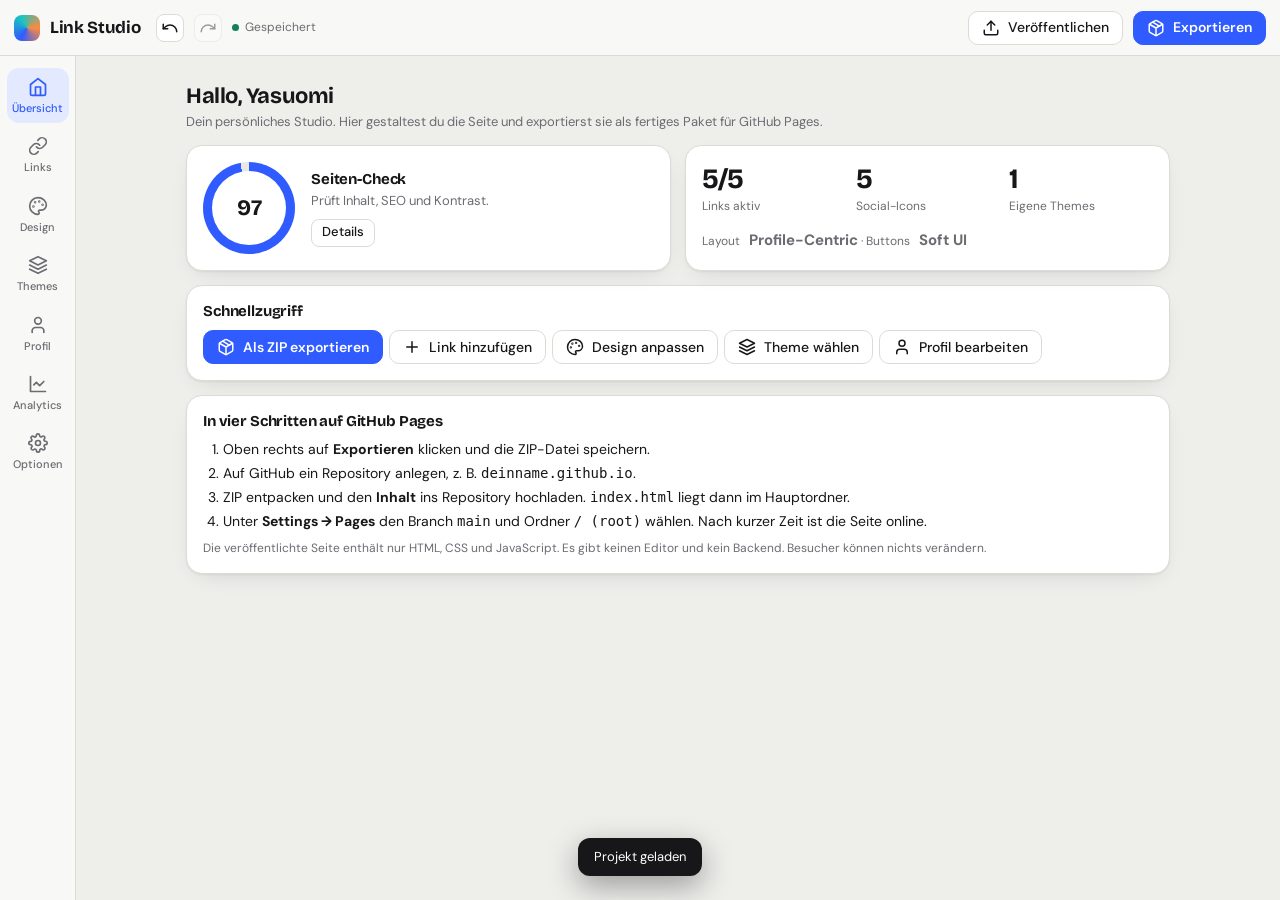
<file: editor/index.html>
<!DOCTYPE html>
<html lang="de"><head><meta charset="utf-8"><meta http-equiv="Content-Security-Policy" content="connect-src 'self' https://api.github.com; base-uri 'none'; object-src 'none'; form-action 'none'"><meta name="viewport" content="width=device-width,initial-scale=1"><meta name="robots" content="noindex,nofollow">
<title>Link Studio</title>
<link rel="stylesheet" href="https://fonts.googleapis.com/css2?family=Bricolage+Grotesque:wght@600;700;800&family=DM+Sans:wght@400;500;600;700&display=swap">
<style>:root{
  --ed-bg:#eeeeeb;--ed-panel:#f8f8f6;--ed-card:#ffffff;--ed-line:#dcdcd6;--ed-ink:#17171a;--ed-mute:#6b6b72;--ed-acc:#2f5bff;--ed-acc-ink:#ffffff;--ed-acc-soft:#e3e9ff;--ed-ok:#12805c;--ed-warn:#b26a00;--ed-bad:#c0392b;--ed-stage:#e4e4df;--ed-shadow:0 1px 2px rgba(20,20,30,.06),0 8px 24px -12px rgba(20,20,30,.18);
  --f-d:'Bricolage Grotesque',system-ui,sans-serif;--f-b:'DM Sans',system-ui,sans-serif;color-scheme:light}
@media (prefers-color-scheme:dark){:root:not([data-theme=light]):not([data-ed]){--ed-bg:#0e0f11;--ed-panel:#16171a;--ed-card:#1d1e22;--ed-line:#2b2d33;--ed-ink:#ececf0;--ed-mute:#9a9ca6;--ed-acc:#6d8dff;--ed-acc-ink:#0b1030;--ed-acc-soft:#1f2a55;--ed-ok:#3ecf9a;--ed-warn:#f0a43a;--ed-bad:#ff7a6b;--ed-stage:#0a0a0c;--ed-shadow:0 1px 2px rgba(0,0,0,.4),0 10px 28px -12px rgba(0,0,0,.6);color-scheme:dark}}
:root[data-theme=dark]:not([data-ed=light]){--ed-bg:#0e0f11;--ed-panel:#16171a;--ed-card:#1d1e22;--ed-line:#2b2d33;--ed-ink:#ececf0;--ed-mute:#9a9ca6;--ed-acc:#6d8dff;--ed-acc-ink:#0b1030;--ed-acc-soft:#1f2a55;--ed-ok:#3ecf9a;--ed-warn:#f0a43a;--ed-bad:#ff7a6b;--ed-stage:#0a0a0c;--ed-shadow:0 1px 2px rgba(0,0,0,.4),0 10px 28px -12px rgba(0,0,0,.6);color-scheme:dark}
:root[data-ed=dark]{--ed-bg:#0e0f11;--ed-panel:#16171a;--ed-card:#1d1e22;--ed-line:#2b2d33;--ed-ink:#ececf0;--ed-mute:#9a9ca6;--ed-acc:#6d8dff;--ed-acc-ink:#0b1030;--ed-acc-soft:#1f2a55;--ed-ok:#3ecf9a;--ed-warn:#f0a43a;--ed-bad:#ff7a6b;--ed-stage:#0a0a0c;--ed-shadow:0 1px 2px rgba(0,0,0,.4),0 10px 28px -12px rgba(0,0,0,.6);color-scheme:dark}
:root[data-ed=light]{--ed-bg:#eeeeeb;--ed-panel:#f8f8f6;--ed-card:#ffffff;--ed-line:#dcdcd6;--ed-ink:#17171a;--ed-mute:#6b6b72;--ed-acc:#2f5bff;--ed-acc-ink:#ffffff;--ed-acc-soft:#e3e9ff;--ed-stage:#e4e4df;color-scheme:light}
*{box-sizing:border-box}
html,body,#root{height:100%;margin:0}
body{background:var(--ed-bg);color:var(--ed-ink);font:14px/1.4 var(--f-b);-webkit-font-smoothing:antialiased;overflow:hidden}
button,input,select,textarea{font:inherit;color:inherit}
button{cursor:pointer}
.ic{width:18px;height:18px;flex:none;display:block}
:focus-visible{outline:2px solid var(--ed-acc);outline-offset:2px}
#app{height:100%;display:grid;grid-template-columns:76px 360px minmax(300px,1fr) 340px;grid-template-rows:56px 1fr;grid-template-areas:"top top top top" "rail panel stage insp"}
.top{grid-area:top;display:flex;align-items:center;gap:10px;padding:0 14px;background:var(--ed-panel);border-bottom:1px solid var(--ed-line)}
.brand{display:flex;align-items:center;gap:10px;font:700 17px var(--f-d);letter-spacing:-.02em;margin-right:6px}
.brand i{width:26px;height:26px;border-radius:8px;background:conic-gradient(from 210deg,#2f5bff,#18c6c0,#ff8a3d,#2f5bff);display:block}
.top .sp{flex:1}
.save{font-size:12px;color:var(--ed-mute);display:flex;align-items:center;gap:6px}
.save::before{content:'';width:7px;height:7px;border-radius:50%;background:var(--ed-ok)}
.save.dirty::before{background:var(--ed-warn)}
.btn{display:inline-flex;align-items:center;justify-content:center;gap:8px;height:34px;padding:0 13px;border-radius:10px;border:1px solid var(--ed-line);background:var(--ed-card);font-weight:500;white-space:nowrap;transition:background .15s,border-color .15s,transform .15s}
.btn:hover{border-color:color-mix(in srgb,var(--ed-ink) 35%,var(--ed-line))}
.btn:active{transform:translateY(1px)}
.btn.pri{background:var(--ed-acc);border-color:var(--ed-acc);color:var(--ed-acc-ink);font-weight:600}
.btn.pri:hover{filter:brightness(1.08)}
.btn.sm{height:28px;padding:0 10px;font-size:13px;border-radius:8px}
.btn.ghost{background:transparent;border-color:transparent}
.btn.ghost:hover{background:color-mix(in srgb,var(--ed-ink) 7%,transparent)}
.btn.danger{color:var(--ed-bad)}
.btn[disabled]{opacity:.4;pointer-events:none}
.ib{width:34px;padding:0}
.btn.sm.ib{width:28px}
.seg{display:inline-flex;padding:3px;border-radius:11px;background:color-mix(in srgb,var(--ed-ink) 7%,transparent);gap:2px;flex-wrap:wrap}
.seg button{border:0;background:transparent;height:28px;padding:0 10px;border-radius:8px;font-size:13px;font-weight:500;color:var(--ed-mute);display:inline-flex;align-items:center;justify-content:center;gap:6px}
.seg button.on{background:var(--ed-card);color:var(--ed-ink);box-shadow:0 1px 3px rgba(0,0,0,.14)}
.seg.full{display:flex}.seg.full button{flex:1}
.rail{grid-area:rail;background:var(--ed-panel);border-right:1px solid var(--ed-line);display:flex;flex-direction:column;align-items:center;gap:4px;padding:12px 6px;overflow-y:auto}
.rail button{width:62px;border:0;background:transparent;border-radius:12px;padding:9px 0 7px;display:flex;flex-direction:column;align-items:center;gap:4px;font-size:11px;font-weight:500;color:var(--ed-mute);transition:background .15s,color .15s}
.rail button:hover{background:color-mix(in srgb,var(--ed-ink) 6%,transparent);color:var(--ed-ink)}
.rail button.on{background:var(--ed-acc-soft);color:var(--ed-acc)}
.rail .ic{width:20px;height:20px}
.panel,.insp{background:var(--ed-panel);overflow-y:auto;overscroll-behavior:contain}
.panel{grid-area:panel;border-right:1px solid var(--ed-line)}
.insp{grid-area:insp;border-left:1px solid var(--ed-line)}
.pad{padding:16px}
.h1{font:700 22px/1.15 var(--f-d);letter-spacing:-.02em;margin:0 0 4px}
.h2{font:700 15px var(--f-d);margin:0;letter-spacing:-.01em}
.sub{color:var(--ed-mute);font-size:13px;margin:0 0 14px}
.stage{grid-area:stage;background:var(--ed-stage);display:flex;flex-direction:column;min-width:0;min-height:0;background-image:radial-gradient(color-mix(in srgb,var(--ed-ink) 14%,transparent) 1px,transparent 1px);background-size:18px 18px}
.stage-bar{display:flex;align-items:center;justify-content:center;gap:10px;padding:10px;flex-wrap:wrap}
.stage-body{flex:1;min-height:0;position:relative;overflow:hidden}
.frame{position:absolute;left:50%;top:0;transform-origin:top left;background:#000;box-shadow:0 30px 70px -20px rgba(0,0,0,.45);overflow:hidden}
.frame.mobile{border-radius:38px;border:9px solid #17171a}
.frame.tablet{border-radius:24px;border:9px solid #17171a}
.frame.desktop{border-radius:10px;border:1px solid var(--ed-line)}
.frame iframe{width:100%;height:100%;border:0;display:block;background:#000}
.edit-col{display:contents}
.full-view{grid-area:2 / 2 / 3 / 5;overflow-y:auto;background:var(--ed-bg)}
#app[data-full] .edit-col,#app[data-full] .stage{display:none}
#app:not([data-full]) .full-view{display:none}
.wrap{max-width:1040px;margin:0 auto;padding:28px 28px 60px}
.card{background:var(--ed-card);border:1px solid var(--ed-line);border-radius:16px;padding:16px;box-shadow:var(--ed-shadow)}
.grid2{display:grid;grid-template-columns:repeat(auto-fit,minmax(260px,1fr));gap:14px}
.stat{display:flex;flex-direction:column;gap:2px}.stat b{font:700 28px var(--f-d);letter-spacing:-.03em}.stat span{color:var(--ed-mute);font-size:12px}
.list{display:flex;flex-direction:column;gap:6px;margin:0;padding:0;list-style:none}
.row{display:flex;align-items:center;gap:8px;padding:8px 10px 8px 6px;border-radius:12px;background:var(--ed-card);border:1px solid var(--ed-line);position:relative;transition:border-color .15s,box-shadow .15s,opacity .15s}
.row.sel{border-color:var(--ed-acc);box-shadow:0 0 0 3px var(--ed-acc-soft)}
.row.off{opacity:.55}
.row.head{background:transparent;border-style:dashed}
.row .gr{width:22px;height:30px;display:grid;place-items:center;color:var(--ed-mute);cursor:grab;touch-action:none;border-radius:6px;border:0;background:none}
.row .gr:active{cursor:grabbing}
.row .gi{width:32px;height:32px;border-radius:9px;background:color-mix(in srgb,var(--ed-ink) 7%,transparent);display:grid;place-items:center;flex:none}
.row .tt{flex:1;min-width:0;text-align:left;border:0;background:none;padding:0}
.row .tt b{display:block;font-weight:600;white-space:nowrap;overflow:hidden;text-overflow:ellipsis}
.row .tt small{display:block;color:var(--ed-mute);white-space:nowrap;overflow:hidden;text-overflow:ellipsis;font-size:12px}
.row.drag{z-index:5;box-shadow:0 12px 30px rgba(0,0,0,.25);transition:none;opacity:.96}
.row.ind{margin-left:16px}
.tg{position:relative;display:inline-block;width:38px;height:22px;flex:none}
.tg input{position:absolute;inset:0;opacity:0;margin:0;cursor:pointer;z-index:1}
.tg span{position:absolute;inset:0;border-radius:99px;background:color-mix(in srgb,var(--ed-ink) 22%,transparent);transition:background .2s}
.tg span::after{content:'';position:absolute;left:3px;top:3px;width:16px;height:16px;border-radius:50%;background:#fff;box-shadow:0 1px 3px rgba(0,0,0,.3);transition:transform .2s}
.tg input:checked+span{background:var(--ed-acc)}
.tg input:checked+span::after{transform:translateX(16px)}
.tg input:focus-visible+span{outline:2px solid var(--ed-acc);outline-offset:2px}
.ctl{padding:9px 0;border-bottom:1px solid color-mix(in srgb,var(--ed-line) 60%,transparent)}
.ctl:last-child{border-bottom:0}
.ctl-h{display:flex;align-items:center;gap:6px;margin-bottom:6px;min-height:20px}
.ctl-h label{font-weight:500;font-size:13px;flex:1}
.ctl-h .val{font-size:12px;color:var(--ed-mute);font-variant-numeric:tabular-nums}
.ctl.inline{display:flex;align-items:center;justify-content:space-between;gap:10px}.ctl.inline .ctl-h{margin:0;flex:1}
.rs{border:0;background:none;color:var(--ed-mute);width:20px;height:20px;padding:0;display:grid;place-items:center;border-radius:6px}
.rs:hover{background:color-mix(in srgb,var(--ed-ink) 8%,transparent);color:var(--ed-ink)}
.rs .ic{width:13px;height:13px}
.rs[hidden]{display:none}
input[type=range]{-webkit-appearance:none;appearance:none;width:100%;height:22px;background:transparent;margin:0}
input[type=range]::-webkit-slider-runnable-track{height:4px;border-radius:4px;background:color-mix(in srgb,var(--ed-ink) 16%,transparent)}
input[type=range]::-moz-range-track{height:4px;border-radius:4px;background:color-mix(in srgb,var(--ed-ink) 16%,transparent)}
input[type=range]::-webkit-slider-thumb{-webkit-appearance:none;width:16px;height:16px;border-radius:50%;background:var(--ed-card);border:2px solid var(--ed-acc);margin-top:-6px;box-shadow:0 1px 4px rgba(0,0,0,.25)}
input[type=range]::-moz-range-thumb{width:12px;height:12px;border-radius:50%;background:var(--ed-card);border:2px solid var(--ed-acc)}
.in,select.in,textarea.in{width:100%;height:34px;border-radius:9px;border:1px solid var(--ed-line);background:var(--ed-card);padding:0 10px}
textarea.in{height:auto;padding:8px 10px;resize:vertical;min-height:70px;line-height:1.45}
.in:focus{outline:2px solid var(--ed-acc);outline-offset:-1px;border-color:transparent}
.clr{display:flex;gap:8px;align-items:center}
.clr .sw{width:34px;height:34px;border-radius:9px;border:1px solid var(--ed-line);position:relative;overflow:hidden;background:var(--c);flex:none;box-shadow:inset 0 0 0 2px var(--ed-card)}
.clr .sw input{position:absolute;inset:-6px;width:60px;height:60px;opacity:0;cursor:pointer}
.clr .hex{flex:1;font-family:ui-monospace,Menlo,monospace;font-size:12.5px;text-transform:lowercase}
.clr .auto{font-size:12px;color:var(--ed-mute)}
.sec{margin:0 0 10px;border:1px solid var(--ed-line);border-radius:14px;background:var(--ed-card);overflow:hidden}
.sec>summary{list-style:none;cursor:pointer;padding:11px 14px;font-weight:600;display:flex;align-items:center;gap:8px}
.sec>summary::-webkit-details-marker{display:none}
.sec>summary::after{content:'';margin-left:auto;width:8px;height:8px;border-right:2px solid var(--ed-mute);border-bottom:2px solid var(--ed-mute);transform:rotate(45deg);transition:transform .2s}
.sec[open]>summary::after{transform:rotate(-135deg)}
.sec>.in-sec{padding:2px 14px 12px}
.cats{display:flex;flex-direction:column;gap:6px}
.cat{display:flex;align-items:center;gap:12px;padding:11px 12px;border-radius:13px;border:1px solid var(--ed-line);background:var(--ed-card);text-align:left;width:100%}
.cat:hover{border-color:color-mix(in srgb,var(--ed-ink) 30%,var(--ed-line))}
.cat.on{border-color:var(--ed-acc);box-shadow:0 0 0 3px var(--ed-acc-soft)}
.cat .gi{width:34px;height:34px;border-radius:10px;background:color-mix(in srgb,var(--ed-ink) 7%,transparent);display:grid;place-items:center}
.cat.on .gi{background:var(--ed-acc);color:#fff}
.cat b{display:block;font-weight:600}.cat small{color:var(--ed-mute);font-size:12px}
.chips{display:flex;flex-wrap:wrap;gap:6px}
.chip{display:inline-flex;align-items:center;gap:6px;height:30px;padding:0 10px;border-radius:99px;border:1px solid var(--ed-line);background:var(--ed-card);font-size:13px}
.chip.on{background:var(--ed-acc);border-color:var(--ed-acc);color:#fff}
.picks{display:grid;grid-template-columns:repeat(auto-fill,minmax(40px,1fr));gap:6px}
.picks button{height:38px;border-radius:10px;border:1px solid var(--ed-line);background:var(--ed-card);display:grid;place-items:center}
.picks button.on{border-color:var(--ed-acc);background:var(--ed-acc-soft);color:var(--ed-acc)}
.picks button:hover{border-color:var(--ed-acc)}
.lay-grid{display:grid;grid-template-columns:repeat(3,1fr);gap:8px}
.lay{border:1px solid var(--ed-line);background:var(--ed-card);border-radius:12px;padding:8px 6px 7px;display:flex;flex-direction:column;align-items:center;gap:6px;font-size:12px;font-weight:500}
.lay.on{border-color:var(--ed-acc);box-shadow:0 0 0 3px var(--ed-acc-soft)}
.lay svg{width:100%;height:44px;color:var(--ed-mute)}.lay.on svg{color:var(--ed-acc)}
.sty-grid{display:grid;grid-template-columns:repeat(2,1fr);gap:8px}
.sty{height:62px;border-radius:12px;border:1px solid var(--ed-line);display:grid;place-items:center;position:relative;overflow:hidden;background:linear-gradient(135deg,#3b2f7a,#13486b);font-size:12px;font-weight:600;color:#fff}
.sty.on{outline:3px solid var(--ed-acc);outline-offset:1px}
.sty i{display:block;padding:7px 14px;font-style:normal}
.sty[data-s=liquid] i{background:rgba(255,255,255,.16);backdrop-filter:blur(6px);border:1px solid rgba(255,255,255,.35);border-radius:10px;box-shadow:inset 0 1px 0 rgba(255,255,255,.4)}
.sty[data-s=solid] i{background:#f5f6fb;color:#111;border-radius:8px}
.sty[data-s=outline] i{border:2px solid #fff;border-radius:8px}
.sty[data-s=gradient] i{background:linear-gradient(120deg,#8b7bff,#4cc9f0);border-radius:10px}
.sty[data-s=minimal] i{border-bottom:1px solid rgba(255,255,255,.6)}
.sty[data-s=floating] i{background:#20233a;border-radius:11px;box-shadow:0 12px 20px -6px rgba(0,0,0,.6)}
.sty[data-s=neon] i{border:2px solid #00f0ff;border-radius:8px;box-shadow:0 0 12px #00f0ff,inset 0 0 8px rgba(0,240,255,.4);text-shadow:0 0 8px #00f0ff}
.sty[data-s=soft] i{background:#2b2f50;border-radius:14px;box-shadow:5px 5px 10px rgba(0,0,0,.4),-4px -4px 9px rgba(255,255,255,.07)}
.sty[data-s="3d"] i{background:#ffb347;color:#2a1300;border-radius:9px;box-shadow:0 4px 0 #c77a1e}
.sty[data-s=elegant] i{border:1px solid rgba(255,255,255,.6);letter-spacing:.14em;font-size:10px;text-transform:uppercase}
.sty[data-s=custom] i{background:rgba(255,255,255,.25);border-radius:6px;border:1px dashed #fff}
.media{display:flex;gap:10px;align-items:center}
.media .th{width:54px;height:54px;border-radius:12px;border:1px dashed var(--ed-line);background:color-mix(in srgb,var(--ed-ink) 5%,transparent) center/cover no-repeat;display:grid;place-items:center;color:var(--ed-mute);flex:none;overflow:hidden}
.media .th video{width:100%;height:100%;object-fit:cover}
.media .col{flex:1;display:flex;flex-direction:column;gap:6px;min-width:0}
.media.drop-on .th{border-color:var(--ed-acc);background-color:var(--ed-acc-soft)}
.note{font-size:12px;color:var(--ed-mute);line-height:1.45;margin:6px 0 0}
.note.warn{color:var(--ed-warn)}
.sub.warn{color:var(--ed-warn)}.acts[hidden]{display:none}.prog{height:6px;border-radius:99px;background:var(--ed-line);overflow:hidden;margin:6px 0 14px}.prog i{display:block;height:100%;background:var(--ed-accent,#7c6bff);transition:width .3s}
.hint{display:flex;gap:8px;padding:10px 12px;border-radius:12px;background:var(--ed-acc-soft);color:color-mix(in srgb,var(--ed-acc) 80%,var(--ed-ink));font-size:12.5px}
.hint .ic{width:16px;height:16px;margin-top:1px}
.tabs{display:flex;gap:4px;margin-bottom:12px}
.pill{display:inline-flex;align-items:center;gap:5px;height:22px;padding:0 8px;border-radius:99px;font-size:11.5px;font-weight:600;background:color-mix(in srgb,var(--ed-ink) 8%,transparent)}
.pill.ok{background:color-mix(in srgb,var(--ed-ok) 16%,transparent);color:var(--ed-ok)}.pill.warn{background:color-mix(in srgb,var(--ed-warn) 18%,transparent);color:var(--ed-warn)}.pill.bad{background:color-mix(in srgb,var(--ed-bad) 16%,transparent);color:var(--ed-bad)}
.chk{display:flex;gap:10px;align-items:flex-start;padding:9px 0;border-bottom:1px solid color-mix(in srgb,var(--ed-line) 60%,transparent)}
.chk:last-child{border-bottom:0}.chk .pill{margin-top:1px}.chk b{display:block;font-weight:600}.chk span{color:var(--ed-mute);font-size:12.5px}
.ring{--p:0;width:92px;height:92px;border-radius:50%;background:conic-gradient(var(--ed-acc) calc(var(--p)*1%),color-mix(in srgb,var(--ed-ink) 10%,transparent) 0);display:grid;place-items:center;position:relative;flex:none}
.ring::after{content:'';position:absolute;inset:9px;border-radius:50%;background:var(--ed-card)}
.ring b{position:relative;z-index:1;font:700 22px var(--f-d)}
.th-grid{align-items:stretch;display:grid;grid-template-columns:repeat(auto-fill,minmax(150px,1fr));gap:14px}
.thc{background:var(--ed-card);border:1px solid var(--ed-line);border-radius:16px;padding:10px;display:flex;flex-direction:column;gap:8px}
.thc.on{border-color:var(--ed-acc);box-shadow:0 0 0 3px var(--ed-acc-soft)}
.thc .pv{height:210px;border-radius:11px;overflow:hidden;position:relative;background:#111}
.thc iframe{position:absolute;left:0;top:0;width:390px;height:620px;border:0;transform:scale(.34);transform-origin:top left;pointer-events:none;background:#111}
.thc b{font-weight:600}.thc small{color:var(--ed-mute);font-size:12px;display:block}
.thc .acts{margin-top:auto;display:flex;gap:4px;flex-wrap:wrap}
.modal-bg{position:fixed;inset:0;background:rgba(10,10,20,.5);backdrop-filter:blur(3px);z-index:50;display:grid;place-items:center;padding:16px}
.modal{background:var(--ed-panel);border:1px solid var(--ed-line);border-radius:18px;padding:20px;width:min(560px,100%);max-height:88vh;overflow:auto;box-shadow:0 30px 80px rgba(0,0,0,.4)}
.modal h3{margin:0 0 6px;font:700 19px var(--f-d)}
.modal .acts{display:flex;gap:8px;justify-content:flex-end;margin-top:16px;flex-wrap:wrap}
.files{max-height:220px;overflow:auto;border:1px solid var(--ed-line);border-radius:10px;background:var(--ed-card);font:12px ui-monospace,Menlo,monospace}
.files div{display:flex;justify-content:space-between;gap:10px;padding:5px 10px;border-bottom:1px solid color-mix(in srgb,var(--ed-line) 60%,transparent)}
.files div:last-child{border-bottom:0}
.toast{position:fixed;left:50%;bottom:24px;transform:translateX(-50%);background:#17171a;color:#fff;padding:10px 16px;border-radius:12px;z-index:90;font-size:13px;box-shadow:0 10px 30px rgba(0,0,0,.35);max-width:90vw}
.mobile-bar{display:none;flex-wrap:nowrap}
.empty{color:var(--ed-mute);text-align:center;padding:26px 10px;border:1px dashed var(--ed-line);border-radius:14px}
.kbd{font:11px ui-monospace,Menlo,monospace;padding:1px 6px;border-radius:5px;border:1px solid var(--ed-line);background:var(--ed-card)}
@media (max-width:1239px){
  #app{grid-template-columns:76px minmax(0,1fr);grid-template-areas:"top top" "rail main";grid-template-rows:56px 1fr}
  .edit-col{display:block;grid-area:main;overflow-y:auto;min-height:0}
  .panel,.insp{grid-area:auto;overflow:visible;border:0;width:100%;max-width:680px;margin:0 auto}
  .insp{border-top:1px solid var(--ed-line)}
  .stage{grid-area:main;min-height:0}
  .full-view{grid-area:main}
  #app[data-view=edit] .stage{display:none}
  #app[data-view=preview] .edit-col{display:none}
  .mobile-bar{display:inline-flex}
}
@media (max-width:719px){
  #app{grid-template-columns:1fr;grid-template-areas:"top" "main" "rail";grid-template-rows:52px 1fr 60px}
  .rail{flex-direction:row;justify-content:space-around;border-right:0;border-top:1px solid var(--ed-line);padding:4px;overflow-x:auto;gap:0}
  .rail button{width:auto;min-width:50px;flex:1;padding:6px 2px 4px;font-size:10px}
  .top .hide-s{display:none}.brand span{display:none}#exportBtn span,#ghBtn span{display:none}#exportBtn,#ghBtn{width:40px;padding:0}.top{gap:6px;padding:0 10px}
  .wrap{padding:18px 14px 40px}
}

.fl{position:relative;overflow:hidden;cursor:pointer}.fi{position:absolute;inset:0;width:100%;height:100%;opacity:0;cursor:pointer;font-size:0}
</style></head><body><div id="root"></div><script>/* ===== Link Studio core 1: utils, icons, fonts, defaults, presets ===== */
const LB = {};
const uid = (p = 'x') => p + Math.random().toString(36).slice(2, 9);
const esc = s => String(s == null ? '' : s).replace(/[&<>"']/g, c => ({ '&': '&amp;', '<': '&lt;', '>': '&gt;', '"': '&quot;', "'": '&#39;' }[c]));
const clamp = (v, a, b) => Math.min(b, Math.max(a, v));
const clone = o => JSON.parse(JSON.stringify(o));
const getPath = (o, p) => p.split('.').reduce((a, k) => (a == null ? a : a[k]), o);
const badKey = k => k === '__proto__' || k === 'constructor' || k === 'prototype';
const hasOwn = (o, k) => Object.prototype.hasOwnProperty.call(o, k);
const setPath = (o, p, v) => { const ks = p.split('.'); if (ks.some(badKey)) return; let a = o; for (let i = 0; i < ks.length - 1; i++) { if (a[ks[i]] == null) a[ks[i]] = {}; a = a[ks[i]]; } a[ks[ks.length - 1]] = v; };
const merge = (base, patch) => {
  if (Array.isArray(patch)) return clone(patch);
  if (patch && typeof patch === 'object') {
    const out = (base && typeof base === 'object' && !Array.isArray(base)) ? { ...base } : {};
    for (const k of Object.keys(patch)) { if (badKey(k)) continue; out[k] = merge(out[k], patch[k]); }
    return out;
  }
  return patch;
};

/* ---------- Sicherheit: Prüf- und Säuberungshilfen ---------- */
const COLOR_RE = /^(#[0-9a-f]{3,8}|[a-z]{3,24}|(?:rgb|rgba|hsl|hsla)\(\s*[0-9.]+%?\s*[, ]\s*[0-9.]+%?\s*[, ]\s*[0-9.]+%?\s*(?:[,/]\s*[0-9.]+%?\s*)?\)|var\(--[\w-]{1,30}\))$/i;
const isCssColor = v => typeof v === 'string' && v.length <= 60 && COLOR_RE.test(v.trim());
const cssColor = (v, fb) => isCssColor(v) ? v.trim() : (fb == null ? '' : fb);
const tk = s => String(s == null ? '' : s).replace(/[^\w-]/g, '');
const num = (v, d) => ((typeof v === 'number' || (typeof v === 'string' && v.trim() !== '')) && Number.isFinite(+v)) ? +v : d;
const safeId = (v, p) => (typeof v === 'string' && /^[A-Za-z0-9_-]{1,40}$/.test(v)) ? v : uid(p);
const httpUrl = v => { v = String(v == null ? '' : v).trim(); return /^https?:\/\/[^\s"'<>\\]+$/i.test(v) ? v : ''; };
/* Link-Ziele: nur harmlose Schemata. Steuerzeichen werden zuerst entfernt, damit "java\tscript:" nicht durchrutscht. */
const LINK_SCHEMES = /^(https?|mailto|tel|sms|tg|whatsapp|spotify|discord|steam|skype|facetime|geo):/i;
function safeHref(v) {
  const u = String(v == null ? '' : v).replace(/[\u0000-\u001f\u007f-\u009f\u200b-\u200f\u2028\u2029\ufeff]/g, '').trim();
  if (!u) return '#';
  if (/^[a-z][a-z0-9+.\-]*:/i.test(u)) return LINK_SCHEMES.test(u) ? u : '#';
  return u;
}
/* Bild-/Video-/Schrift-Adressen: nur http(s) oder kleine Bild-Daten; Anführungszeichen, Klammern, Leerzeichen werden kodiert */
function safeMediaUrl(v) {
  v = String(v == null ? '' : v).trim();
  if (/^https?:\/\//i.test(v)) return v.replace(/[\s'"()<>\\\u0000-\u001f]/g, c => '%' + c.charCodeAt(0).toString(16).toUpperCase().padStart(2, '0'));
  if (/^data:image\/(png|jpe?g|gif|webp|avif);base64,[A-Za-z0-9+\/=]*$/i.test(v)) return v;
  return '';
}

/* ---------- Icons (24x24, stroke based) ---------- */
const ICONS = {
  link: '<path d="M10 13a5 5 0 0 0 7.54.54l3-3a5 5 0 0 0-7.07-7.07l-1.72 1.71"/><path d="M14 11a5 5 0 0 0-7.54-.54l-3 3a5 5 0 0 0 7.07 7.07l1.71-1.71"/>',
  globe: '<circle cx="12" cy="12" r="10"/><path d="M2 12h20"/><path d="M12 2a15.3 15.3 0 0 1 4 10 15.3 15.3 0 0 1-4 10 15.3 15.3 0 0 1-4-10 15.3 15.3 0 0 1 4-10z"/>',
  mail: '<rect x="2" y="4" width="20" height="16" rx="2"/><path d="m22 7-8.97 5.7a1.94 1.94 0 0 1-2.06 0L2 7"/>',
  instagram: '<rect x="2" y="2" width="20" height="20" rx="5"/><path d="M16 11.37A4 4 0 1 1 12.63 8 4 4 0 0 1 16 11.37z"/><path d="M17.5 6.5h.01"/>',
  youtube: '<path d="M2.5 17a24.12 24.12 0 0 1 0-10 2 2 0 0 1 1.4-1.4 49.56 49.56 0 0 1 16.2 0A2 2 0 0 1 21.5 7a24.12 24.12 0 0 1 0 10 2 2 0 0 1-1.4 1.4 49.55 49.55 0 0 1-16.2 0A2 2 0 0 1 2.5 17"/><path d="m10 15 5-3-5-3z"/>',
  twitch: '<path d="M21 2H3v16h5v4l4-4h5l4-4V2z"/><path d="M11 11V7"/><path d="M16 11V7"/>',
  github: '<path d="M15 22v-4a4.8 4.8 0 0 0-1-3.5c3 0 6-2 6-5.5.08-1.25-.27-2.48-1-3.5.28-1.15.28-2.35 0-3.5 0 0-1 0-3 1.5-2.64-.5-5.36-.5-8 0C6 2 5 2 5 2c-.3 1.15-.3 2.35 0 3.5A5.403 5.403 0 0 0 4 9c0 3.5 3 5.5 6 5.5-.39.49-.68 1.05-.85 1.65-.17.6-.22 1.23-.15 1.85v4"/><path d="M9 18c-4.51 2-5-2-7-2"/>',
  facebook: '<path d="M18 2h-3a5 5 0 0 0-5 5v3H7v4h3v8h4v-8h3l1-4h-4V7a1 1 0 0 1 1-1h3z"/>',
  linkedin: '<path d="M16 8a6 6 0 0 1 6 6v7h-4v-7a2 2 0 0 0-2-2 2 2 0 0 0-2 2v7h-4v-7a6 6 0 0 1 6-6z"/><rect x="2" y="9" width="4" height="12"/><circle cx="4" cy="4" r="2"/>',
  x: '<path d="M4 4l11.7 16H20L8.3 4z"/><path d="M4 20l6.8-6.8"/><path d="M13.2 10.8L20 4"/>',
  tiktok: '<path d="M9 12a4 4 0 1 0 4 4V3a5 5 0 0 0 5 5"/>',
  discord: '<path d="M7 6.5c3-1.2 7-1.2 10 0l2.5 9.5c-1.6 1.6-3.5 2.6-5 3l-1-2h-4l-1 2c-1.5-.4-3.4-1.4-5-3z"/><circle cx="9.5" cy="13" r="1.2"/><circle cx="14.5" cy="13" r="1.2"/>',
  spotify: '<circle cx="12" cy="12" r="10"/><path d="M7 9.5c3.5-1 7.5-.8 10.5 1"/><path d="M7.5 12.8c3-.8 6-.5 8.5 1"/><path d="M8 16c2.5-.6 5-.3 7 .8"/>',
  reddit: '<ellipse cx="12" cy="14" rx="8" ry="5.5"/><circle cx="9" cy="13.5" r="1"/><circle cx="15" cy="13.5" r="1"/><path d="M9.5 16.5c1.5 1 3.5 1 5 0"/><path d="M12 8.5l1-5 4 1"/><circle cx="18.5" cy="5" r="1.5"/>',
  steam: '<circle cx="12" cy="12" r="10"/><circle cx="15.5" cy="9.5" r="2.5"/><circle cx="8.5" cy="15.5" r="2"/><path d="M10 14.2l3.5-3"/>',
  telegram: '<path d="m22 2-7 20-4-9-9-4z"/><path d="M22 2 11 13"/>',
  whatsapp: '<path d="M7.9 20A9 9 0 1 0 4 16.1L2 22z"/>',
  pinterest: '<circle cx="12" cy="12" r="10"/><path d="M10 21l2-12"/><path d="M9.5 9.5c0-3 5.5-3 5.5 0s-3 4.5-4.5 4"/>',
  soundcloud: '<path d="M3 15v-3"/><path d="M6 16v-6"/><path d="M9 17V8"/><path d="M12 17V7c4-1 7 1 7 5a3.5 3.5 0 0 1 0 5h-7"/>',
  patreon: '<circle cx="15" cy="9.5" r="5.5"/><path d="M5 3v18"/>',
  kick: '<path d="M6 4v16"/><path d="M6 12l8-8"/><path d="M10 10l8 10"/>',
  bluesky: '<path d="M12 11c-2-4-5-6-8-6 0 3 1 7 4 8-2 .5-3 2-2 4 3 1 5-1 6-3 1 2 3 4 6 3 1-2 0-3.5-2-4 3-1 4-5 4-8-3 0-6 2-8 6z"/>',
  threads: '<circle cx="12" cy="12" r="4"/><path d="M16 8v5a3 3 0 0 0 6 0v-1a10 10 0 1 0-4 8"/>',
  snapchat: '<path d="M12 3c3 0 5 2 5 5v2c0 1 1 1.5 2 2-1 1.5-2 1.5-2 3 0 1 1 2 2 2-1 2-3 1-4 2-1 1-1.5 2-3 2s-2-1-3-2c-1-1-3 0-4-2 1 0 2-1 2-2 0-1.5-1-1.5-2-3 1-.5 2-1 2-2V8c0-3 2-5 5-5z"/>',
  music: '<path d="M9 18V5l12-2v13"/><circle cx="6" cy="18" r="3"/><circle cx="18" cy="16" r="3"/>',
  video: '<path d="m22 8-6 4 6 4V8z"/><rect x="2" y="6" width="14" height="12" rx="2"/>',
  bag: '<path d="M6 2 3 6v14a2 2 0 0 0 2 2h14a2 2 0 0 0 2-2V6l-3-4z"/><path d="M3 6h18"/><path d="M16 10a4 4 0 0 1-8 0"/>',
  heart: '<path d="M19 14c1.49-1.46 3-3.21 3-5.5A5.5 5.5 0 0 0 16.5 3c-1.76 0-3 .5-4.5 2-1.5-1.5-2.74-2-4.5-2A5.5 5.5 0 0 0 2 8.5c0 2.3 1.5 4.05 3 5.5l7 7z"/>',
  star: '<path d="M12 2l3.09 6.26L22 9.27l-5 4.87 1.18 6.88L12 17.77l-6.18 3.25L7 14.14 2 9.27l6.91-1.01z"/>',
  camera: '<path d="M14.5 4h-5L7 7H4a2 2 0 0 0-2 2v9a2 2 0 0 0 2 2h16a2 2 0 0 0 2-2V9a2 2 0 0 0-2-2h-3z"/><circle cx="12" cy="13" r="3"/>',
  gamepad: '<path d="M6 12h4M8 10v4"/><path d="M15 13h.01M18 11h.01"/><path d="M17.3 5H6.7a4 4 0 0 0-4 3.6C2.6 9.4 2 14.5 2 16a3 3 0 0 0 3 3c1 0 1.5-.5 2-1l1.4-1.4A2 2 0 0 1 9.8 16h4.4a2 2 0 0 1 1.4.6L17 18c.5.5 1 1 2 1a3 3 0 0 0 3-3c0-1.5-.6-6.6-.7-7.4A4 4 0 0 0 17.3 5z"/>',
  book: '<path d="M4 19.5v-15A2.5 2.5 0 0 1 6.5 2H20v20H6.5a2.5 2.5 0 0 1 0-5H20"/>',
  code: '<path d="m16 18 6-6-6-6"/><path d="m8 6-6 6 6 6"/>',
  coffee: '<path d="M17 8h1a4 4 0 1 1 0 8h-1"/><path d="M3 8h14v9a4 4 0 0 1-4 4H7a4 4 0 0 1-4-4z"/><path d="M6 2v2M10 2v2M14 2v2"/>',
  calendar: '<rect x="3" y="4" width="18" height="18" rx="2"/><path d="M16 2v4M8 2v4M3 10h18"/>',
  pin: '<path d="M20 10c0 6-8 12-8 12s-8-6-8-12a8 8 0 0 1 16 0z"/><circle cx="12" cy="10" r="3"/>',
  phone: '<path d="M22 16.92v3a2 2 0 0 1-2.18 2 19.8 19.8 0 0 1-8.63-3.07 19.5 19.5 0 0 1-6-6A19.8 19.8 0 0 1 2.12 4.18 2 2 0 0 1 4.11 2h3a2 2 0 0 1 2 1.72c.13.96.36 1.9.7 2.81a2 2 0 0 1-.45 2.11L8.09 9.91a16 16 0 0 0 6 6l1.27-1.27a2 2 0 0 1 2.11-.45c.91.34 1.85.57 2.81.7A2 2 0 0 1 22 16.92z"/>',
  briefcase: '<rect x="2" y="7" width="20" height="14" rx="2"/><path d="M16 21V5a2 2 0 0 0-2-2h-4a2 2 0 0 0-2 2v16"/>',
  download: '<path d="M21 15v4a2 2 0 0 1-2 2H5a2 2 0 0 1-2-2v-4"/><path d="m7 10 5 5 5-5"/><path d="M12 15V3"/>',
  upload: '<path d="M21 15v4a2 2 0 0 1-2 2H5a2 2 0 0 1-2-2v-4"/><path d="m17 8-5-5-5 5"/><path d="M12 3v12"/>',
  play: '<path d="M5 3l14 9-14 9z"/>',
  image: '<rect x="3" y="3" width="18" height="18" rx="2"/><circle cx="9" cy="9" r="2"/><path d="m21 15-3.09-3.09a2 2 0 0 0-2.82 0L6 21"/>',
  sparkles: '<path d="M9.94 15.5A2 2 0 0 0 8.5 14.06l-6.14-1.58a.5.5 0 0 1 0-.96L8.5 9.94A2 2 0 0 0 9.94 8.5l1.58-6.14a.5.5 0 0 1 .96 0L14.06 8.5a2 2 0 0 0 1.44 1.44l6.14 1.58a.5.5 0 0 1 0 .96L15.5 14.06a2 2 0 0 0-1.44 1.44l-1.58 6.14a.5.5 0 0 1-.96 0z"/>',
  zap: '<path d="M13 2 3 14h9l-1 8 10-12h-9z"/>',
  gift: '<rect x="3" y="8" width="18" height="4" rx="1"/><path d="M12 8v13"/><path d="M19 12v7a2 2 0 0 1-2 2H7a2 2 0 0 1-2-2v-7"/><path d="M7.5 8a2.5 2.5 0 0 1 0-5C11 3 12 8 12 8s1-5 4.5-5a2.5 2.5 0 0 1 0 5"/>',
  user: '<path d="M19 21v-2a4 4 0 0 0-4-4H9a4 4 0 0 0-4 4v2"/><circle cx="12" cy="7" r="4"/>',
  file: '<path d="M15 2H6a2 2 0 0 0-2 2v16a2 2 0 0 0 2 2h12a2 2 0 0 0 2-2V7z"/><path d="M14 2v4a2 2 0 0 0 2 2h4"/><path d="M10 9H8M16 13H8M16 17H8"/>',
  mic: '<path d="M12 2a3 3 0 0 0-3 3v7a3 3 0 0 0 6 0V5a3 3 0 0 0-3-3z"/><path d="M19 10v2a7 7 0 0 1-14 0v-2"/><path d="M12 19v3"/>',
  headphones: '<path d="M3 14h3a2 2 0 0 1 2 2v3a2 2 0 0 1-2 2H5a2 2 0 0 1-2-2v-7a9 9 0 0 1 18 0v7a2 2 0 0 1-2 2h-1a2 2 0 0 1-2-2v-3a2 2 0 0 1 2-2h3"/>',
  arrow: '<path d="M7 17 17 7"/><path d="M7 7h10v10"/>',
  chev: '<path d="m6 9 6 6 6-6"/>',
  chevr: '<path d="m9 18 6-6-6-6"/>',
  sun: '<circle cx="12" cy="12" r="4"/><path d="M12 2v2M12 20v2M4.93 4.93l1.41 1.41M17.66 17.66l1.41 1.41M2 12h2M20 12h2M6.34 17.66l-1.41 1.41M19.07 4.93l-1.41 1.41"/>',
  moon: '<path d="M12 3a6 6 0 0 0 9 9 9 9 0 1 1-9-9z"/>',
  check: '<path d="M20 6 9 17l-5-5"/>',
  verified: '<path d="M3.85 8.62a4 4 0 0 1 4.78-4.77 4 4 0 0 1 6.74 0 4 4 0 0 1 4.78 4.78 4 4 0 0 1 0 6.74 4 4 0 0 1-4.77 4.78 4 4 0 0 1-6.75 0 4 4 0 0 1-4.78-4.77 4 4 0 0 1 0-6.76z"/><path d="m9 12 2 2 4-4"/>',
  share: '<circle cx="18" cy="5" r="3"/><circle cx="6" cy="12" r="3"/><circle cx="18" cy="19" r="3"/><path d="m8.59 13.51 6.83 3.98M15.41 6.51l-6.82 3.98"/>',
  /* editor UI icons */
  plus: '<path d="M12 5v14M5 12h14"/>', trash: '<path d="M3 6h18"/><path d="M19 6v14a2 2 0 0 1-2 2H7a2 2 0 0 1-2-2V6"/><path d="M8 6V4a2 2 0 0 1 2-2h4a2 2 0 0 1 2 2v2"/>',
  copy: '<rect x="9" y="9" width="13" height="13" rx="2"/><path d="M5 15H4a2 2 0 0 1-2-2V4a2 2 0 0 1 2-2h9a2 2 0 0 1 2 2v1"/>',
  grip: '<circle cx="9" cy="6" r="1"/><circle cx="15" cy="6" r="1"/><circle cx="9" cy="12" r="1"/><circle cx="15" cy="12" r="1"/><circle cx="9" cy="18" r="1"/><circle cx="15" cy="18" r="1"/>',
  undo: '<path d="M3 7v6h6"/><path d="M21 17a9 9 0 0 0-9-9 9 9 0 0 0-6 2.3L3 13"/>', redo: '<path d="M21 7v6h-6"/><path d="M3 17a9 9 0 0 1 9-9 9 9 0 0 1 6 2.3L21 13"/>',
  monitor: '<rect x="2" y="3" width="20" height="14" rx="2"/><path d="M8 21h8M12 17v4"/>', tablet: '<rect x="4" y="2" width="16" height="20" rx="2"/><path d="M12 18h.01"/>', phoneui: '<rect x="5" y="2" width="14" height="20" rx="3"/><path d="M12 18h.01"/>',
  home: '<path d="m3 9 9-7 9 7v11a2 2 0 0 1-2 2H5a2 2 0 0 1-2-2z"/><path d="M9 22V12h6v10"/>', palette: '<circle cx="13.5" cy="6.5" r=".5"/><circle cx="17.5" cy="10.5" r=".5"/><circle cx="8.5" cy="7.5" r=".5"/><circle cx="6.5" cy="12.5" r=".5"/><path d="M12 2C6.5 2 2 6.5 2 12s4.5 10 10 10c.9 0 1.5-.7 1.5-1.5 0-.4-.2-.8-.4-1-.3-.3-.5-.7-.5-1.1 0-.9.7-1.5 1.5-1.5H16c3.3 0 6-2.7 6-6 0-4.9-4.5-9-10-9z"/>',
  layout: '<rect x="3" y="3" width="18" height="18" rx="2"/><path d="M3 9h18M9 21V9"/>', sliders: '<path d="M4 21v-7M4 10V3M12 21v-9M12 8V3M20 21v-5M20 12V3M1 14h6M9 8h6M17 16h6"/>',
  chart: '<path d="M3 3v18h18"/><path d="m19 9-5 5-4-4-3 3"/>', settings: '<circle cx="12" cy="12" r="3"/><path d="M19.4 15a1.65 1.65 0 0 0 .33 1.82l.06.06a2 2 0 1 1-2.83 2.83l-.06-.06a1.65 1.65 0 0 0-1.82-.33 1.65 1.65 0 0 0-1 1.51V21a2 2 0 1 1-4 0v-.09a1.65 1.65 0 0 0-1-1.51 1.65 1.65 0 0 0-1.82.33l-.06.06a2 2 0 1 1-2.83-2.83l.06-.06a1.65 1.65 0 0 0 .33-1.82 1.65 1.65 0 0 0-1.51-1H3a2 2 0 1 1 0-4h.09a1.65 1.65 0 0 0 1.51-1 1.65 1.65 0 0 0-.33-1.82l-.06-.06a2 2 0 1 1 2.83-2.83l.06.06a1.65 1.65 0 0 0 1.82.33h0a1.65 1.65 0 0 0 1-1.51V3a2 2 0 1 1 4 0v.09a1.65 1.65 0 0 0 1 1.51h0a1.65 1.65 0 0 0 1.82-.33l.06-.06a2 2 0 1 1 2.83 2.83l-.06.06a1.65 1.65 0 0 0-.33 1.82v0a1.65 1.65 0 0 0 1.51 1H21a2 2 0 1 1 0 4h-.09a1.65 1.65 0 0 0-1.51 1z"/>',
  x2: '<path d="M18 6 6 18M6 6l12 12"/>', eye: '<path d="M2 12s3.6-7 10-7 10 7 10 7-3.6 7-10 7-10-7-10-7z"/><circle cx="12" cy="12" r="3"/>', eyeoff: '<path d="M9.9 4.24A9.1 9.1 0 0 1 12 4c6.4 0 10 8 10 8a13.2 13.2 0 0 1-1.67 2.68M6.61 6.61A13.5 13.5 0 0 0 2 12s3.6 8 10 8a9.7 9.7 0 0 0 5.39-1.61M2 2l20 20"/>',
  rotate: '<path d="M3 12a9 9 0 1 0 9-9 9.75 9.75 0 0 0-6.74 2.74L3 8"/><path d="M3 3v5h5"/>', up: '<path d="m18 15-6-6-6 6"/>', down: '<path d="m6 9 6 6 6-6"/>', folder: '<path d="M20 20a2 2 0 0 0 2-2V8a2 2 0 0 0-2-2h-7.9a2 2 0 0 1-1.69-.9L9.6 3.9A2 2 0 0 0 7.93 3H4a2 2 0 0 0-2 2v13a2 2 0 0 0 2 2z"/>',
  package: '<path d="m7.5 4.27 9 5.15"/><path d="M21 8a2 2 0 0 0-1-1.73l-7-4a2 2 0 0 0-2 0l-7 4A2 2 0 0 0 3 8v8a2 2 0 0 0 1 1.73l7 4a2 2 0 0 0 2 0l7-4A2 2 0 0 0 21 16z"/><path d="m3.3 7 8.7 5 8.7-5M12 22V12"/>',
  wand: '<path d="m15 4-1 1M19 8l1-1M15 8l-1-1M5 21 19 7l-2-2L3 19z"/>', type: '<path d="M4 7V4h16v3M9 20h6M12 4v16"/>', film: '<rect x="2" y="2" width="20" height="20" rx="2.18"/><path d="M7 2v20M17 2v20M2 12h20M2 7h5M2 17h5M17 17h5M17 7h5"/>', code2: '<path d="m18 16 4-4-4-4M6 8l-4 4 4 4M14.5 4l-5 16"/>',
  info: '<circle cx="12" cy="12" r="10"/><path d="M12 16v-4M12 8h.01"/>', alert: '<path d="m21.73 18-8-14a2 2 0 0 0-3.48 0l-8 14A2 2 0 0 0 4 21h16a2 2 0 0 0 1.73-3z"/><path d="M12 9v4M12 17h.01"/>'
};
const ico = (n, cls) => '<svg class="' + (cls || 'ic') + '" viewBox="0 0 24 24" fill="none" stroke="currentColor" stroke-width="2" stroke-linecap="round" stroke-linejoin="round" aria-hidden="true">' + (hasOwn(ICONS, n) ? ICONS[n] : ICONS.link) + '</svg>';
const PLATFORMS = ['instagram', 'tiktok', 'youtube', 'twitch', 'discord', 'github', 'spotify', 'x', 'reddit', 'steam', 'facebook', 'linkedin', 'telegram', 'whatsapp', 'pinterest', 'soundcloud', 'patreon', 'kick', 'bluesky', 'threads', 'snapchat', 'mail', 'globe'];
const PLATFORM_LABEL = { instagram: 'Instagram', tiktok: 'TikTok', youtube: 'YouTube', twitch: 'Twitch', discord: 'Discord', github: 'GitHub', spotify: 'Spotify', x: 'X', reddit: 'Reddit', steam: 'Steam', facebook: 'Facebook', linkedin: 'LinkedIn', telegram: 'Telegram', whatsapp: 'WhatsApp', pinterest: 'Pinterest', soundcloud: 'SoundCloud', patreon: 'Patreon', kick: 'Kick', bluesky: 'Bluesky', threads: 'Threads', snapchat: 'Snapchat', mail: 'E-Mail', globe: 'Website' };
const GENERIC_ICONS = ['link', 'globe', 'mail', 'music', 'video', 'bag', 'heart', 'star', 'camera', 'gamepad', 'book', 'code', 'coffee', 'calendar', 'pin', 'phone', 'briefcase', 'download', 'play', 'image', 'sparkles', 'zap', 'gift', 'user', 'file', 'mic', 'headphones', 'share'];
function detectPlatform(url) {
  const u = String(url || '').trim().toLowerCase();
  if (u.startsWith('mailto:')) return 'mail';
  if (u.startsWith('tel:')) return 'phone';
  let h = '';
  try { h = new URL(/^[a-z]+:/.test(u) ? u : 'https://' + u).hostname.replace(/^www\./, ''); } catch (e) { return 'link'; }
  const map = [['instagram.com', 'instagram'], ['tiktok.com', 'tiktok'], ['youtube.com', 'youtube'], ['youtu.be', 'youtube'], ['twitch.tv', 'twitch'], ['discord.gg', 'discord'], ['discord.com', 'discord'], ['github.com', 'github'], ['spotify.com', 'spotify'], ['x.com', 'x'], ['twitter.com', 'x'], ['reddit.com', 'reddit'], ['steampowered.com', 'steam'], ['steamcommunity.com', 'steam'], ['facebook.com', 'facebook'], ['fb.com', 'facebook'], ['linkedin.com', 'linkedin'], ['t.me', 'telegram'], ['telegram.me', 'telegram'], ['wa.me', 'whatsapp'], ['whatsapp.com', 'whatsapp'], ['pinterest.', 'pinterest'], ['soundcloud.com', 'soundcloud'], ['patreon.com', 'patreon'], ['kick.com', 'kick'], ['bsky.app', 'bluesky'], ['threads.net', 'threads'], ['snapchat.com', 'snapchat']];
  for (const [d, k] of map) if (h === d || h.endsWith('.' + d) || (d.endsWith('.') && h.includes(d))) return k;
  return 'link';
}

/* ---------- Fonts ---------- */
const FONTS = [
  ['Inter', 'sans', [400, 500, 600, 700]], ['Manrope', 'sans', [400, 500, 600, 700, 800]], ['Plus Jakarta Sans', 'sans', [400, 500, 600, 700, 800]], ['DM Sans', 'sans', [400, 500, 600, 700]],
  ['Space Grotesk', 'sans', [400, 500, 600, 700]], ['Outfit', 'sans', [400, 500, 600, 700, 800]], ['Sora', 'sans', [400, 500, 600, 700, 800]], ['Figtree', 'sans', [400, 500, 600, 700, 800]],
  ['Poppins', 'sans', [400, 500, 600, 700]], ['Montserrat', 'sans', [400, 500, 600, 700, 800]], ['Raleway', 'sans', [400, 500, 600, 700, 800]], ['Rubik', 'sans', [400, 500, 600, 700]],
  ['Bricolage Grotesque', 'display', [400, 500, 600, 700, 800]], ['Syne', 'display', [400, 500, 600, 700, 800]], ['Unbounded', 'display', [400, 500, 600, 700]], ['Bebas Neue', 'display', [400]], ['Archivo Black', 'display', [400]],
  ['Fraunces', 'serif', [400, 500, 600, 700]], ['Playfair Display', 'serif', [400, 500, 600, 700]], ['Instrument Serif', 'serif', [400]], ['DM Serif Display', 'serif', [400]], ['Cormorant Garamond', 'serif', [400, 500, 600, 700]], ['Lora', 'serif', [400, 500, 600, 700]],
  ['JetBrains Mono', 'mono', [400, 500, 600, 700]], ['Space Mono', 'mono', [400, 700]], ['Caveat', 'hand', [400, 500, 600, 700]], ['Pacifico', 'hand', [400]]
];
const FONT_MAP = {}; FONTS.forEach(f => FONT_MAP[f[0]] = f);
const FALLBACK = { sans: 'system-ui,-apple-system,"Segoe UI",Roboto,sans-serif', display: 'system-ui,-apple-system,"Segoe UI",sans-serif', serif: 'Georgia,"Times New Roman",serif', mono: 'ui-monospace,SFMono-Regular,Menlo,monospace', hand: 'cursive,system-ui,sans-serif' };
const SYSTEM_FONTS = { '@system': ['System UI', FALLBACK.sans], '@serif': ['Serif', FALLBACK.serif], '@mono': ['Mono', FALLBACK.mono] };
const gfUrl = (name, weights) => 'https://fonts.googleapis.com/css2?family=' + encodeURIComponent(name).replace(/%20/g, '+') + (weights && weights.length ? ':wght@' + weights.join(';') : '') + '&display=swap';
/* resolve a font choice -> {css, link?, face?} */
function resolveFont(v, fonts) {
  v = v || '@system';
  if (hasOwn(SYSTEM_FONTS, v)) return { css: SYSTEM_FONTS[v][1] };
  if (v === '@file') return fonts.file ? { css: '"LB Custom",' + FALLBACK.sans, face: true } : { css: FALLBACK.sans };
  if (v === '@gf') { const n = String(fonts.gf || '').replace(/[^\w \-]/g, '').trim().slice(0, 60); return n ? { css: '"' + n.replace(/"/g, '') + '",' + FALLBACK.sans, link: gfUrl(n) } : { css: FALLBACK.sans }; }
  const f = hasOwn(FONT_MAP, v) ? FONT_MAP[v] : null;
  if (f) return { css: '"' + v + '",' + FALLBACK[f[1]], link: gfUrl(v, f[2]) };
  return { css: FALLBACK.sans };
}
LB.resolveFont = resolveFont;

/* ---------- Defaults ---------- */
const PAL_DARK = { bg1: '#0a0c16', bg2: '#1b1445', bg3: '#0c2b4a', text: '#f5f6fb', muted: '#a7accb', accent: '#8b7bff', accent2: '#4cc9f0', glow: '#8b7bff', btnBg: '#ffffff', btnBg2: '#8b7bff', btnText: '#f5f6fb', btnBorder: '#ffffff', btnOp: 12, overlay: '#000000' };
const PAL_LIGHT = { bg1: '#f4f1ff', bg2: '#e4ecff', bg3: '#ffeaf3', text: '#14142b', muted: '#5c5f7a', accent: '#5b4bff', accent2: '#0aa3d8', glow: '#7b6bff', btnBg: '#ffffff', btnBg2: '#d9d4ff', btnText: '#14142b', btnBorder: '#ffffff', btnOp: 62, overlay: '#ffffff' };
const DEFAULT_DESIGN = {
  siteMode: 'dark', toggle: true,
  layout: { type: 'classic', maxWidth: 560, gap: 14, padTop: 64, padBottom: 56, cols: 2, variant: 'bar', profilePos: 'top', profileAlign: 'center', rowH: 150 },
  av: { size: 116, shape: 'circle', bw: 3, bcMode: 'gradient', bc: '#ffffff', shadow: 40, glow: 24, anim: 'float' },
  pt: { align: 'center', nameSize: 30, nameWeight: 700, nameColor: '', nameFx: 'none', bioSize: 15, bioColor: '', bioWidth: 44, gap: 10, handleShow: true },
  social: { style: 'glass', size: 44, pos: 'top' },
  fonts: { heading: 'Sora', body: 'Figtree', button: '', gf: '', file: '', fileName: '' },
  bg: { type: 'mesh', angle: 155, speed: 45, image: '', video: '', posX: 50, posY: 50, size: 'cover', blur: 0, brightness: 100, contrast: 100, saturate: 100, opacity: 100, overlayOp: 0, orbs: true, orbCount: 3, orbSize: 55, orbInt: 45, pType: 'none', pCount: 60, pSize: 2, pSpeed: 40, pColor: '', pOp: 60, grain: false, grainAmt: 10, vignette: 0 },
  pal: { dark: PAL_DARK, light: PAL_LIGHT },
  button: { style: 'liquid', radius: 20, height: 62, width: 100, padX: 18, borderW: 1, blur: 22, shadow: 40, glow: 0, size: 16, weight: 600, align: 'center', iconPos: 'left', iconSize: 22, iconBox: true, arrow: true, upper: false, hover: 'lift', click: 'ripple', idle: 'none' },
  anim: { enter: 'fade-up', profileEnter: 'fade-up', duration: 750, stagger: 70, delay: 80, themeFx: true, cursorGlow: true, pointerLight: true },
  customCss: ''
};
const DEFAULT_STATE = {
  v: 1,
  meta: { title: 'Dein Name – Links', description: 'Alle meine Links an einem Ort.', lang: 'de', favicon: '', ogImage: '', siteUrl: '', cname: '', noindex: false, footer: true, footerText: '', share: true, secret: { on: true, path: 'editor/' }, analytics: { provider: 'none', id: '', src: '' } },
  profile: { name: 'Dein Name', handle: '@deinname', bio: 'Creator · Gamer · Entwickler\nHier findest du alles, was ich mache.', avatar: '', verified: true, badges: [{ id: 'b1', text: 'Creator', icon: 'sparkles', color: '' }] },
  socials: [
    { id: 's1', platform: 'instagram', url: 'https://instagram.com/', enabled: true }, { id: 's2', platform: 'tiktok', url: 'https://tiktok.com/', enabled: true },
    { id: 's3', platform: 'youtube', url: 'https://youtube.com/', enabled: true }, { id: 's4', platform: 'discord', url: 'https://discord.gg/', enabled: true }, { id: 's5', platform: 'github', url: 'https://github.com/', enabled: true }
  ],
  items: [
    { id: 'l1', type: 'link', title: 'YouTube-Kanal', subtitle: 'Neue Videos jede Woche', url: 'https://youtube.com/', icon: 'auto', enabled: true, badge: 'Neu', thumb: '', span: '2x1', o: {} },
    { id: 'l2', type: 'link', title: 'Twitch Livestream', subtitle: 'Abends live dabei', url: 'https://twitch.tv/', icon: 'auto', enabled: true, badge: '', thumb: '', span: '1x1', o: {} },
    { id: 'l3', type: 'link', title: 'Discord Server', subtitle: 'Community & Support', url: 'https://discord.gg/', icon: 'auto', enabled: true, badge: '', thumb: '', span: '1x1', o: {} },
    { id: 'h1', type: 'heading', title: 'Mehr von mir', collapsible: false, closed: false },
    { id: 'l4', type: 'link', title: 'Spotify Playlist', subtitle: 'Mein Soundtrack', url: 'https://open.spotify.com/', icon: 'auto', enabled: true, badge: '', thumb: '', span: '1x1', o: {} },
    { id: 'l5', type: 'link', title: 'GitHub', subtitle: 'Open-Source-Projekte', url: 'https://github.com/', icon: 'auto', enabled: true, badge: '', thumb: '', span: '1x1', o: {} },
    { id: 'l6', type: 'link', title: 'Business-Anfragen', subtitle: 'kontakt@example.com', url: 'mailto:kontakt@example.com', icon: 'auto', enabled: true, badge: '', thumb: '', span: '2x1', o: {} }
  ],
  design: DEFAULT_DESIGN
};
LB.DEFAULT_STATE = DEFAULT_STATE;
LB.fresh = () => clone(DEFAULT_STATE);

/* ---------- Button style presets (applied when picking a style) ---------- */
const STYLE_PRESETS = {
  liquid: { button: { radius: 20, borderW: 1, blur: 22, shadow: 40 }, pal: { dark: { btnBg: '#ffffff', btnText: '#f5f6fb', btnBorder: '#ffffff', btnOp: 12 }, light: { btnBg: '#ffffff', btnText: '#14142b', btnBorder: '#ffffff', btnOp: 62 } } },
  solid: { button: { radius: 16, borderW: 0, blur: 0, shadow: 25 }, pal: { dark: { btnBg: '#f5f6fb', btnText: '#0a0c16', btnBorder: '#f5f6fb', btnOp: 100 }, light: { btnBg: '#14142b', btnText: '#ffffff', btnBorder: '#14142b', btnOp: 100 } } },
  outline: { button: { radius: 16, borderW: 2, blur: 0, shadow: 0 }, pal: { dark: { btnBorder: '#f5f6fb', btnText: '#f5f6fb', btnBg: '#ffffff', btnOp: 10 }, light: { btnBorder: '#14142b', btnText: '#14142b', btnBg: '#14142b', btnOp: 8 } } },
  gradient: { button: { radius: 18, borderW: 0, blur: 0, shadow: 35 }, pal: { dark: { btnBg: '#8b7bff', btnBg2: '#4cc9f0', btnText: '#ffffff', btnOp: 100 }, light: { btnBg: '#5b4bff', btnBg2: '#0aa3d8', btnText: '#ffffff', btnOp: 100 } } },
  minimal: { button: { radius: 10, borderW: 1, blur: 0, shadow: 0 }, pal: { dark: { btnBorder: '#ffffff', btnText: '#f5f6fb', btnBg: '#ffffff', btnOp: 8 }, light: { btnBorder: '#14142b', btnText: '#14142b', btnBg: '#14142b', btnOp: 6 } } },
  floating: { button: { radius: 22, borderW: 0, blur: 0, shadow: 70 }, pal: { dark: { btnBg: '#20233a', btnText: '#f5f6fb', btnOp: 100 }, light: { btnBg: '#ffffff', btnText: '#14142b', btnOp: 100 } } },
  neon: { button: { radius: 12, borderW: 2, blur: 0, shadow: 0 }, pal: { dark: { btnBg: '#000000', btnText: '#ffffff', btnOp: 35 }, light: { btnBg: '#ffffff', btnText: '#14142b', btnOp: 70 } } },
  soft: { button: { radius: 26, borderW: 0, blur: 0, shadow: 60 }, pal: { dark: { btnBg: '#1d2036', btnText: '#e9ebf8', btnOp: 100 }, light: { btnBg: '#eceaf8', btnText: '#2a2850', btnOp: 100 } } },
  '3d': { button: { radius: 16, borderW: 0, blur: 0, shadow: 45 }, pal: { dark: { btnBg: '#ffb347', btnBg2: '#ff7a18', btnText: '#2a1300', btnOp: 100 }, light: { btnBg: '#7c6bff', btnBg2: '#4b3bd6', btnText: '#ffffff', btnOp: 100 } } },
  elegant: { button: { radius: 4, borderW: 1, blur: 0, shadow: 0, upper: true, weight: 500 }, pal: { dark: { btnBg: '#ffffff', btnText: '#f5f6fb', btnOp: 4 }, light: { btnBg: '#14142b', btnText: '#14142b', btnOp: 3 } } },
  custom: {}
};
LB.STYLE_PRESETS = STYLE_PRESETS;
LB.BUTTON_STYLES = [['liquid', 'Liquid Glass'], ['solid', 'Solid'], ['outline', 'Outline'], ['gradient', 'Gradient'], ['minimal', 'Minimal'], ['floating', 'Floating'], ['neon', 'Neon'], ['soft', 'Soft UI'], ['3d', '3D'], ['elegant', 'Elegant'], ['custom', 'Custom']];
LB.LAYOUTS = [['classic', 'Classic', 560], ['grid', 'Grid', 640], ['cards', 'Cards', 600], ['minimal', 'Minimal', 460], ['profile', 'Profile-Centric', 560], ['bento', 'Bento Grid', 920], ['floating', 'Floating Cards', 560], ['expanded', 'Expanded Profile', 1100], ['custom', 'Custom', 720]];

/* ---------- Theme presets (design patches on top of DEFAULT_DESIGN) ---------- */
const P = (dark, light) => ({ pal: { dark, light } });
LB.PRESETS = [
  { id: 'midnight', name: 'Midnight Glass', note: 'Liquid Glass auf Mesh-Verlauf', patch: {} },
  { id: 'aurora', name: 'Aurora', note: 'Nordlicht, Glühwürmchen', patch: { layout: { type: 'classic' }, bg: { type: 'mesh', pType: 'fireflies', pCount: 40, orbCount: 4 }, fonts: { heading: 'Bricolage Grotesque', body: 'DM Sans' }, ...P({ bg1: '#03110f', bg2: '#0c3b38', bg3: '#2a1a5e', accent: '#5df2c1', accent2: '#a78bfa', glow: '#5df2c1', btnBg2: '#5df2c1' }, { bg1: '#eafaf4', bg2: '#e0f7ff', bg3: '#f1e9ff', accent: '#0f9d76', accent2: '#7c5cff', glow: '#0f9d76' }) } },
  { id: 'sunset', name: 'Sunset Liquid', note: 'Warmer animierter Verlauf', patch: { bg: { type: 'animated', speed: 40, orbs: false, grain: true }, button: { radius: 30, hover: 'shine' }, fonts: { heading: 'Sora', body: 'Outfit' }, ...P({ bg1: '#2a0a3d', bg2: '#d1366b', bg3: '#ff9a3c', accent: '#ffd166', accent2: '#ff6b9a', glow: '#ffb86b', btnOp: 18 }, { bg1: '#ffe9d6', bg2: '#ffc4d6', bg3: '#ffd9a8', accent: '#d1366b', accent2: '#ff7a18', glow: '#ff7a18' }) } },
  { id: 'paper', name: 'Paper', note: 'Hell, ruhig, Serifen', patch: { siteMode: 'light', layout: { type: 'minimal', maxWidth: 460 }, bg: { type: 'solid', orbs: false, grain: true, grainAmt: 12, vignette: 0 }, button: { style: 'elegant', radius: 4, hover: 'invert', blur: 0, upper: true, weight: 500 }, av: { glow: 0, shadow: 20, anim: 'none', shape: 'rounded', bcMode: 'solid', bc: '#1c1a17', bw: 1 }, fonts: { heading: 'Fraunces', body: 'Figtree' }, anim: { enter: 'fade', stagger: 50 }, ...P({ bg1: '#141311', bg2: '#141311', bg3: '#141311', accent: '#e8c27a', accent2: '#e8c27a', btnText: '#f3efe6', btnOp: 4 }, { bg1: '#f6f3ec', bg2: '#f6f3ec', bg3: '#efe9dc', text: '#1c1a17', muted: '#6b665b', accent: '#9a6b1f', accent2: '#9a6b1f', glow: '#9a6b1f', btnBg: '#1c1a17', btnText: '#1c1a17', btnBorder: '#1c1a17', btnOp: 3 }) } },
  { id: 'neon', name: 'Neon Cyber', note: 'Neon-Rahmen, Sterne, Mono', patch: { layout: { type: 'grid', maxWidth: 640 }, bg: { type: 'gradient', orbs: false, pType: 'stars', pCount: 90, pColor: '#00f0ff', grain: false }, button: { style: 'neon', radius: 8, size: 15, hover: 'glow', idle: 'none' }, av: { shape: 'hexagon', bcMode: 'gradient', glow: 40, anim: 'ring' }, fonts: { heading: 'Space Grotesk', body: 'JetBrains Mono' }, pt: { nameFx: 'gradient' }, ...P({ bg1: '#05030f', bg2: '#12002b', bg3: '#001a2b', accent: '#00f0ff', accent2: '#ff2bd6', glow: '#00f0ff', btnBg: '#000000', btnText: '#e8ffff', btnOp: 35 }, { bg1: '#eefcff', bg2: '#fbeaff', bg3: '#e6fffb', accent: '#0090a8', accent2: '#c2189f', glow: '#00a6c0', btnText: '#06323a' }) } },
  { id: 'forest', name: 'Forest Mist', note: 'Gedämpftes Grün, Cards', patch: { layout: { type: 'cards', maxWidth: 600, cols: 1 }, bg: { type: 'mesh', pType: 'dots', pCount: 40, pColor: '#9be7b5', pOp: 35 }, button: { radius: 24, shadow: 55 }, fonts: { heading: 'Lora', body: 'DM Sans' }, ...P({ bg1: '#07110c', bg2: '#12392a', bg3: '#1b2d1d', accent: '#9be7b5', accent2: '#e0d28a', glow: '#6fd39a' }, { bg1: '#eef6ec', bg2: '#dcefdc', bg3: '#f3efd6', accent: '#2f7d4f', accent2: '#a58a1d', glow: '#2f7d4f' }) } },
  { id: 'mono', name: 'Mono Elegant', note: 'Schwarz-weiß, Outline', patch: { siteMode: 'dark', layout: { type: 'profile', maxWidth: 520 }, bg: { type: 'solid', orbs: false, vignette: 40 }, button: { style: 'outline', radius: 999, hover: 'invert', blur: 0, borderW: 1 }, av: { glow: 0, anim: 'none', bcMode: 'solid', bc: '#ffffff', bw: 2 }, fonts: { heading: 'Instrument Serif', body: 'Manrope' }, pt: { nameSize: 38, nameWeight: 400 }, ...P({ bg1: '#0a0a0a', bg2: '#0a0a0a', bg3: '#0a0a0a', text: '#fafafa', muted: '#9a9a9a', accent: '#ffffff', accent2: '#bdbdbd', glow: '#ffffff', btnBorder: '#fafafa', btnText: '#fafafa' }, { bg1: '#fafafa', bg2: '#fafafa', bg3: '#f0f0f0', text: '#0a0a0a', muted: '#666666', accent: '#0a0a0a', accent2: '#444444', glow: '#0a0a0a', btnBorder: '#0a0a0a', btnBg: '#0a0a0a', btnText: '#0a0a0a' }) } },
  { id: 'candy', name: 'Candy Soft', note: 'Pastell, Soft UI, schwebend', patch: { siteMode: 'light', layout: { type: 'floating', maxWidth: 520, gap: 18 }, bg: { type: 'gradient', orbs: true, orbInt: 35, vignette: 0 }, button: { style: 'soft', radius: 30, height: 64, hover: 'scale', idle: 'none' }, av: { shape: 'blob', bcMode: 'gradient', anim: 'breathe', glow: 18 }, fonts: { heading: 'Outfit', body: 'Outfit' }, ...P({ bg1: '#1a1230', bg2: '#2b1a4d', bg3: '#3a1d4a', accent: '#ff8fd1', accent2: '#9ad7ff', glow: '#ff8fd1' }, { bg1: '#ffe9f4', bg2: '#e9eaff', bg3: '#e0f7f2', accent: '#ff5fb0', accent2: '#6aa8ff', glow: '#ff8fd1', btnBg: '#f6eefb' }) } },
  { id: 'ocean', name: 'Ocean Deep', note: 'Tiefsee mit Bläschen', patch: { bg: { type: 'gradient', angle: 180, orbs: true, pType: 'bubbles', pCount: 34, pColor: '#9bd7ff', pOp: 45 }, button: { style: 'gradient', radius: 18, hover: 'scale' }, fonts: { heading: 'Plus Jakarta Sans', body: 'Plus Jakarta Sans' }, ...P({ bg1: '#03111f', bg2: '#06355a', bg3: '#0a5a7a', accent: '#6ee7ff', accent2: '#7c8cff', glow: '#4bd0ff', btnBg: '#2a8cff', btnBg2: '#22d3ee', btnText: '#ffffff', btnOp: 100 }, { bg1: '#e3f6ff', bg2: '#bfe6ff', bg3: '#d8f3f1', accent: '#0a6dc2', accent2: '#0aa7a7', glow: '#0a8fe0', btnBg: '#1d7bff', btnBg2: '#12b5c9', btnText: '#ffffff', btnOp: 100 }) } },
  { id: 'ember', name: 'Ember 3D', note: 'Bento mit 3D-Buttons', patch: { layout: { type: 'bento', maxWidth: 920, gap: 14 }, bg: { type: 'solid', orbs: true, orbCount: 2, orbInt: 30, grain: true }, button: { style: '3d', radius: 18, hover: 'lift', click: 'press' }, av: { shape: 'squircle', anim: 'none', bcMode: 'solid', bc: '#ffb347' }, fonts: { heading: 'Bricolage Grotesque', body: 'Figtree' }, ...P({ bg1: '#141414', bg2: '#141414', bg3: '#141414', accent: '#ffb347', accent2: '#ff7a18', glow: '#ff7a18', btnBg: '#2a2a2a', btnBg2: '#ff7a18', btnText: '#fff4e6', btnOp: 100 }, { bg1: '#f5f1ea', bg2: '#f5f1ea', bg3: '#ece4d6', accent: '#e8590c', accent2: '#f59f00', glow: '#e8590c', btnBg: '#ffffff', btnBg2: '#d9d2c3', btnText: '#2b2118', btnOp: 100 }) } }
];

/* ===== Link Studio core 2: site builder (CSS + HTML) ===== */
function layoutSpec(d) {
  const L = d.layout, t = L.type;
  const s = { shell: 'stack', variant: 'bar', cols: 1, profile: 'center', float: false, bento: false, hero: false };
  if (t === 'grid') { s.variant = 'tile'; s.cols = clamp(L.cols, 2, 3); }
  else if (t === 'cards') { s.variant = 'card'; s.cols = clamp(L.cols, 1, 2); }
  else if (t === 'minimal') { s.variant = 'text'; s.profile = 'left'; }
  else if (t === 'profile') { s.hero = true; }
  else if (t === 'bento') { s.variant = 'bento'; s.cols = 4; s.bento = true; }
  else if (t === 'floating') { s.float = true; }
  else if (t === 'expanded') { s.shell = 'split'; s.profile = 'left'; }
  else if (t === 'custom') { s.variant = L.variant; s.cols = clamp(L.cols, 1, 4); s.profile = L.profileAlign; if (L.profilePos !== 'top') s.shell = L.profilePos === 'left' ? 'split' : 'split-r'; }
  return s;
}
const FONT_ROLES = ['heading', 'body', 'button'];
function collectFonts(d) {
  const f = d.fonts, out = { links: [], face: '' };
  const seen = {};
  [f.heading, f.body, f.button || f.body].forEach(v => { const r = resolveFont(v, f); if (r.link && !seen[r.link]) { seen[r.link] = 1; out.links.push(r.link); } if (r.face) out.face = true; });
  return out;
}
function hexToRgb(h) { h = String(h || '#000').replace('#', ''); if (h.length === 3) h = h.split('').map(c => c + c).join(''); const n = parseInt(h, 16) || 0; return [n >> 16 & 255, n >> 8 & 255, n & 255]; }
LB.hexToRgb = hexToRgb;
function palVars(p) {
  const c = (k, fb) => cssColor(p[k], fb);
  return '--bg1:' + c('bg1', '#000000') + ';--bg2:' + c('bg2', '#000000') + ';--bg3:' + c('bg3', '#000000') + ';--text:' + c('text', '#ffffff') + ';--muted:' + c('muted', '#aaaaaa') + ';--accent:' + c('accent', '#888888') + ';--accent2:' + c('accent2', '#888888') + ';--glow:' + c('glow', '#888888') + ';--btn-bg:' + c('btnBg', '#ffffff') + ';--btn-bg2:' + c('btnBg2', '#ffffff') + ';--btn-text:' + c('btnText', '#ffffff') + ';--btn-border:' + c('btnBorder', '#ffffff') + ';--btn-op:' + num(p.btnOp, 12) + ';--overlay:' + c('overlay', '#000000') + ';';
}
const ENTER = { 'fade-up': 'e-up', fade: 'e-fade', 'slide-left': 'e-sl', 'slide-right': 'e-sr', zoom: 'e-zoom', blur: 'e-blur', flip: 'e-flip', none: 'e-none' };
const SHAPES = {
  circle: 'border-radius:50%', squircle: 'border-radius:34%', rounded: 'border-radius:22%', square: 'border-radius:6%',
  hexagon: 'clip-path:polygon(50% 0,100% 25%,100% 75%,50% 100%,0 75%,0 25%)', diamond: 'clip-path:polygon(50% 0,100% 50%,50% 100%,0 50%)',
  blob: 'border-radius:63% 37% 54% 46% / 55% 48% 52% 45%'
};
LB.SHAPES = Object.keys(SHAPES);

const STATIC_CSS = `
@property --bg1{syntax:'<color>';inherits:true;initial-value:#000}
@property --bg2{syntax:'<color>';inherits:true;initial-value:#000}
@property --bg3{syntax:'<color>';inherits:true;initial-value:#000}
@property --accent{syntax:'<color>';inherits:true;initial-value:#888}
@property --accent2{syntax:'<color>';inherits:true;initial-value:#888}
@property --text{syntax:'<color>';inherits:true;initial-value:#fff}
@property --muted{syntax:'<color>';inherits:true;initial-value:#aaa}
@property --glow{syntax:'<color>';inherits:true;initial-value:#888}
@property --ang{syntax:'<angle>';inherits:false;initial-value:0deg}
*,*::before,*::after{box-sizing:border-box}
html,body{margin:0}
html{-webkit-text-size-adjust:100%}
body{min-height:100vh;min-height:100dvh;font-family:var(--font-b);color:var(--text);background:var(--bg1);-webkit-font-smoothing:antialiased;overflow-x:hidden;line-height:1.4}
a{color:inherit}
button{font:inherit;color:inherit}
.ic{width:1.15em;height:1.15em;flex:none;display:block}
#bg{position:fixed;inset:0;z-index:0;overflow:hidden;background:var(--bg1);pointer-events:none}
#bg>*{position:absolute;inset:0}
.bg-media{background-size:cover;background-repeat:no-repeat}
.bg-media video{width:100%;height:100%;object-fit:cover}
.bg-orbs i,.bg-mesh i{position:absolute;border-radius:50%;-webkit-mask-image:radial-gradient(closest-side,#000 0,rgba(0,0,0,.75) 55%,transparent 100%);mask-image:radial-gradient(closest-side,#000 0,rgba(0,0,0,.75) 55%,transparent 100%);will-change:transform;contain:strict}
.bg-ov{background:var(--overlay)}
.bg-grain{mix-blend-mode:overlay;background-size:180px}
#pc{width:100%;height:100%}
#cglow{position:fixed;inset:0;z-index:1;pointer-events:none;opacity:0;transition:opacity .5s}
#cglow.on{opacity:1}
.page{position:relative;z-index:2;min-height:100vh;min-height:100dvh;display:flex;flex-direction:column;align-items:center;padding-left:20px;padding-right:20px}
.shell{width:100%;max-width:var(--maxw);display:flex;flex-direction:column;gap:var(--sec-gap,28px);margin:0 auto}
.shell.split{flex-direction:row;align-items:flex-start;gap:64px}
.shell.split-r{flex-direction:row-reverse;align-items:flex-start;gap:64px}
.split .profile,.split-r .profile{position:sticky;top:48px;flex:0 0 340px;align-items:flex-start;text-align:left}
.split .main,.split-r .main{flex:1;min-width:0}
.main{display:flex;flex-direction:column;gap:22px;min-width:0}
.profile{display:flex;flex-direction:column;align-items:var(--p-ai);text-align:var(--p-ta);gap:var(--p-gap)}
.tools{position:fixed;top:14px;right:14px;z-index:5;display:flex;gap:8px}
.tool{width:42px;height:42px;border-radius:50%;display:grid;place-items:center;cursor:pointer;color:var(--text);border:1px solid color-mix(in srgb,var(--text) 18%,transparent);background:color-mix(in srgb,var(--text) 8%,transparent);backdrop-filter:blur(14px);-webkit-backdrop-filter:blur(14px);transition:transform .3s var(--ease),background .3s}
.tool:hover{transform:scale(1.08)}
.tool .ic{width:19px;height:19px}
.tool .moon{display:none}[data-theme=light] .tool .moon{display:block}[data-theme=light] .tool .sun{display:none}
/* avatar */
.avw{position:relative;filter:drop-shadow(0 calc(var(--av-sh)*.28px) calc(var(--av-sh)*.6px) rgba(0,0,0,calc(var(--av-sh)*.012))) drop-shadow(0 0 calc(var(--av-gl)*1px) color-mix(in srgb,var(--glow) 80%,transparent))}
.av{width:var(--av-size);height:var(--av-size);padding:var(--av-bw);background:var(--av-bc);display:block;overflow:hidden;${'' /* shape injected */}}
.av img{width:100%;height:100%;object-fit:cover;display:block;border-radius:inherit;clip-path:inherit}
.av .ini{width:100%;height:100%;display:grid;place-items:center;font:700 calc(var(--av-size)*.4)/1 var(--font-h);color:#fff;background:linear-gradient(135deg,var(--accent),var(--accent2));border-radius:inherit;clip-path:inherit}
.av.an-ring{background:conic-gradient(from var(--ang),var(--accent),var(--accent2),transparent 55%,var(--accent));animation:spin 4s linear infinite;padding:max(var(--av-bw),3px)}
.avw.an-float{animation:floaty 5s ease-in-out infinite}
.avw.an-breathe{animation:breathe 4s ease-in-out infinite}
.avw.an-pulse{animation:glowp 2.6s ease-in-out infinite}
.avw.an-tilt{transition:transform .3s var(--ease)}
.name{margin:0;font-family:var(--font-h);font-size:var(--n-size);font-weight:var(--n-w);letter-spacing:-.02em;line-height:1.1;color:var(--n-color);display:flex;align-items:center;gap:8px;flex-wrap:wrap;justify-content:var(--p-ai)}
.name.fx-gradient .nt{background:linear-gradient(90deg,var(--accent),var(--accent2));-webkit-background-clip:text;background-clip:text;color:transparent}
.name.fx-shimmer .nt{background:linear-gradient(110deg,var(--text) 30%,var(--accent) 50%,var(--text) 70%);background-size:250% 100%;-webkit-background-clip:text;background-clip:text;color:transparent;animation:shim 4s linear infinite}
.vf{width:.72em;height:.72em;color:var(--accent2)}
.handle{color:var(--muted);font-size:14px;font-weight:500;margin-top:-4px}
.bio{margin:0;color:var(--b-color);font-size:var(--bio-size);max-width:var(--bio-w);line-height:1.55;white-space:pre-line}
.badges{display:flex;flex-wrap:wrap;gap:6px;justify-content:var(--p-ai)}
.badge{--bc:var(--accent);display:inline-flex;align-items:center;gap:6px;padding:4px 11px 4px 9px;border-radius:99px;font-size:12px;font-weight:600;background:color-mix(in srgb,var(--bc) 16%,transparent);color:var(--bc);border:1px solid color-mix(in srgb,var(--bc) 36%,transparent)}
.badge .ic{width:13px;height:13px}
.socials{display:flex;flex-wrap:wrap;gap:10px;justify-content:var(--p-ai)}
.soc{width:var(--so-size);height:var(--so-size);border-radius:calc(var(--so-size)*.34);display:grid;place-items:center;color:var(--text);text-decoration:none;transition:transform .3s var(--ease),background .3s,box-shadow .3s}
.soc .ic{width:calc(var(--so-size)*.46);height:calc(var(--so-size)*.46)}
.soc:hover{transform:translateY(-3px) scale(1.06)}
.so-glass .soc{background:color-mix(in srgb,var(--text) 9%,transparent);border:1px solid color-mix(in srgb,var(--text) 16%,transparent);backdrop-filter:blur(16px);-webkit-backdrop-filter:blur(16px);box-shadow:inset 0 1px 0 rgba(255,255,255,.22)}
.so-filled .soc{background:linear-gradient(135deg,var(--accent),var(--accent2));color:#fff;box-shadow:0 8px 20px -8px var(--accent)}
.so-outline .soc{border:1.5px solid color-mix(in srgb,var(--text) 40%,transparent)}
.so-plain .soc{opacity:.85}.so-plain .soc:hover{opacity:1}
.so-round .soc{border-radius:50%}
/* links grid */
.grid{display:grid;grid-template-columns:repeat(var(--cols),minmax(0,1fr));gap:var(--gap)}
.grp{grid-column:1/-1;display:flex;flex-direction:column;gap:var(--gap)}
.grp-h{display:flex;align-items:center;gap:12px;font-family:var(--font-b);font-size:12px;letter-spacing:.16em;text-transform:uppercase;color:var(--muted);font-weight:700;background:none;border:0;padding:6px 2px;text-align:left;width:100%}
.grp-h::after{content:'';flex:1;height:1px;background:color-mix(in srgb,var(--muted) 28%,transparent)}
button.grp-h{cursor:pointer;padding:13px 16px;border-radius:calc(var(--b-r)*.8 + 2px);background:color-mix(in srgb,var(--text) 7%,transparent);border:1px solid color-mix(in srgb,var(--text) 15%,transparent);backdrop-filter:blur(16px);-webkit-backdrop-filter:blur(16px);color:var(--text);font-size:13px;letter-spacing:.1em;transition:background .3s,border-color .3s,transform .3s var(--ease)}
button.grp-h::after{display:none}
button.grp-h span{flex:1}
button.grp-h:hover{background:color-mix(in srgb,var(--text) 12%,transparent);border-color:color-mix(in srgb,var(--accent) 50%,transparent)}
button.grp-h:active{transform:scale(.985)}
button.grp-h:focus-visible{outline:2px solid var(--accent);outline-offset:2px}
button.grp-h .ic{width:18px;height:18px;order:0;transition:transform .45s var(--ease)}
.grp{transition:gap .45s var(--ease)}.grp.closed{gap:0}
.grp.closed .grp-in{opacity:0}.grp-in{transition:opacity .35s ease}
.grp.closed .grp-h .ic{transform:rotate(-90deg)}
.grp:not(.closed) .grp-h .ic{transform:rotate(0)}
.grp-wrap{display:grid;grid-template-rows:1fr;transition:grid-template-rows .45s var(--ease)}
.grp.closed .grp-wrap{grid-template-rows:0fr}
.grp-in{overflow:hidden;min-height:0;padding:10px;margin:-10px}
.grp.closed .grp-in{visibility:hidden;transition:visibility 0s .45s}
.it{display:flex;justify-content:center;min-width:0}
.sp-2x1{grid-column:span 2}.sp-2x2{grid-column:span 2;grid-row:span 2}.sp-1x2{grid-row:span 2}
.bento{grid-auto-flow:dense;grid-auto-rows:var(--row)}
.bento .grp{grid-auto-rows:auto}
.bento>.profile{grid-column:span 2;grid-row:span 2;padding:26px;border-radius:calc(var(--b-r) + 6px);background:color-mix(in srgb,var(--text) 6%,transparent);border:1px solid color-mix(in srgb,var(--text) 14%,transparent);backdrop-filter:blur(24px);-webkit-backdrop-filter:blur(24px);justify-content:center}
.bento>.profile .av{width:calc(var(--av-size)*.7);height:calc(var(--av-size)*.7)}
.bento>.profile .badges{display:none}
.bento>.profile .bio{display:-webkit-box;-webkit-line-clamp:3;-webkit-box-orient:vertical;overflow:hidden}
.bento>.profile{gap:8px;padding:20px;overflow:hidden}
/* link base */
.lk{--ic-w:calc(var(--b-h)*.6);--fill:color-mix(in srgb,var(--b-bg) calc(var(--b-op)*1%),transparent);position:relative;display:flex;flex-direction:column;width:var(--b-w);min-width:0;color:var(--b-text);text-decoration:none;font-family:var(--font-btn);font-size:var(--b-fs);font-weight:var(--b-fw);border-radius:var(--b-r);overflow:hidden;isolation:isolate;cursor:pointer;-webkit-tap-highlight-color:transparent;border:var(--b-bw) solid transparent;transition:transform .4s var(--ease),box-shadow .4s var(--ease),background .35s,color .3s,border-color .3s,filter .3s;outline-offset:3px;${'' }
}
.lk:focus-visible{outline:2px solid var(--accent)}
.lk-row{display:flex;align-items:center;gap:12px;min-height:var(--b-h);padding:0 var(--b-px);width:100%;min-width:0}
.lk-tx{flex:1;min-width:0;display:flex;flex-direction:column;gap:1px;text-align:var(--b-ta);line-height:1.2}
.lk-t{overflow:hidden;text-overflow:ellipsis;white-space:nowrap;${'' }}
.lk-up .lk-t{text-transform:uppercase;letter-spacing:.12em;font-size:.86em}
.lk-s{font-size:.78em;font-weight:400;opacity:.7;overflow:hidden;text-overflow:ellipsis;white-space:nowrap}
.lk-ic{width:var(--ic-w);height:var(--ic-w);flex:none;display:grid;place-items:center;color:var(--ic-color,inherit)}
.lk-ic .ic{width:var(--b-is);height:var(--b-is)}
.ibox .lk-ic{border-radius:calc(var(--b-r)*.55);background:color-mix(in srgb,var(--ic-color,var(--b-text)) 12%,transparent)}
.lk-ar{width:var(--ic-w);flex:none;display:grid;place-items:center;opacity:.55;transition:transform .35s var(--ease),opacity .3s}
.lk-ar .ic{width:18px;height:18px}
.lk-sp{width:var(--ic-w);flex:none}
.lk:hover .lk-ar{opacity:1;transform:translate(2px,-2px)}
.lk-th{display:block;background-size:cover;background-position:center;background-color:color-mix(in srgb,var(--accent) 22%,transparent)}
.lk-bd{flex:none;font-size:11px;font-weight:700;letter-spacing:.04em;padding:3px 9px;border-radius:99px;background:linear-gradient(135deg,var(--accent),var(--accent2));color:#fff}
.v-bar .lk-th{display:none}
.v-bar.has-th .lk-ic{background-size:cover;background-position:center;border-radius:calc(var(--b-r)*.55);overflow:hidden}
.v-tile{min-height:calc(var(--b-h)*2)}
.v-tile .lk-row{flex-direction:column;justify-content:center;text-align:center;padding:18px 12px;gap:10px;min-height:calc(var(--b-h)*2)}
.v-tile .lk-tx{flex:none;align-items:center;text-align:center;width:100%}
.v-tile .lk-ar,.v-tile .lk-sp,.v-tile .lk-th{display:none}
.v-tile .lk-ic{width:calc(var(--b-h)*.8);height:calc(var(--b-h)*.8)}
.v-tile .lk-ic .ic{width:calc(var(--b-is)*1.3);height:calc(var(--b-is)*1.3)}
.v-tile .lk-bd{position:absolute;top:10px;right:10px}
.v-card .lk-th{aspect-ratio:16/9;width:100%;position:relative}
.v-card:not(.has-th) .lk-th{display:grid;place-items:center;background:linear-gradient(135deg,color-mix(in srgb,var(--accent) 40%,transparent),color-mix(in srgb,var(--accent2) 30%,transparent))}
.v-card:not(.has-th) .lk-th .ic{width:44px;height:44px;opacity:.9}
.v-card .lk-tx{text-align:left}
.v-bento{height:100%;width:100%}
.v-bento .lk-th{position:absolute;inset:0;z-index:-2}
.v-bento.has-th::after{content:'';position:absolute;inset:0;z-index:-1;background:linear-gradient(180deg,transparent 30%,rgba(0,0,0,.65))}
.v-bento.has-th{color:#fff}
.v-bento .lk-row{flex-direction:column;align-items:flex-start;justify-content:space-between;height:100%;padding:16px 18px;gap:8px}
.v-bento .lk-ic{width:calc(var(--b-h)*.8);height:calc(var(--b-h)*.8)}
.v-bento .lk-ic .ic{width:calc(var(--b-is)*1.35);height:calc(var(--b-is)*1.35)}
.v-bento .lk-tx{flex:none;width:100%;text-align:left}
.v-bento .lk-t{white-space:normal;font-size:1.08em}
.v-bento .lk-ar{position:absolute;top:14px;right:14px;width:auto}
.v-bento .lk-sp{display:none}
.v-bento .lk-bd{position:absolute;top:14px;left:auto;right:46px}
.v-text{background:none!important;border-radius:0!important;border-width:0 0 1px 0!important;border-style:solid!important;border-color:color-mix(in srgb,var(--text) 16%,transparent)!important;box-shadow:none!important;backdrop-filter:none!important;-webkit-backdrop-filter:none!important}
.v-text::before,.v-text::after{display:none!important}
.v-text .lk-row{min-height:calc(var(--b-h)*.82);padding-left:2px;padding-right:2px}
.v-text .lk-tx{text-align:left}
.v-text:hover{border-color:var(--accent)!important;padding-left:6px}
.v-text .lk-ic{background:none!important}
/* styles */
.s-liquid{background:linear-gradient(135deg,var(--fill),color-mix(in srgb,var(--b-bg) calc(var(--b-op)*.45%),transparent));backdrop-filter:blur(var(--b-blur)) saturate(170%);-webkit-backdrop-filter:blur(var(--b-blur)) saturate(170%);border-color:color-mix(in srgb,var(--b-border) 38%,transparent);box-shadow:inset 0 1px 1px rgba(255,255,255,.38),inset 0 -1px 1px rgba(255,255,255,.07),0 12px 34px -12px rgba(0,0,0,calc(var(--b-sh)*.9)),var(--b-gsh)}
.s-liquid::before{content:'';position:absolute;inset:0;z-index:-1;border-radius:inherit;pointer-events:none;background:radial-gradient(190px circle at var(--mx,50%) var(--my,-30%),rgba(255,255,255,var(--pl,.26)),transparent 65%),linear-gradient(180deg,rgba(255,255,255,.13),transparent 48%)}
.s-solid{background:var(--fill);border-color:var(--b-border);box-shadow:0 8px 22px -10px rgba(0,0,0,calc(var(--b-sh)*1.2)),var(--b-gsh)}
.s-outline{background:transparent;border-width:max(var(--b-bw),2px);border-color:var(--b-border);box-shadow:var(--b-gsh)}
.s-outline:hover{background:color-mix(in srgb,var(--b-bg) calc(var(--b-op)*1%),transparent)}
.s-gradient{background:linear-gradient(120deg,color-mix(in srgb,var(--b-bg) calc(var(--b-op)*1%),transparent),color-mix(in srgb,var(--b-bg2) calc(var(--b-op)*1%),transparent));border-color:color-mix(in srgb,var(--b-border) 25%,transparent);box-shadow:0 14px 30px -14px color-mix(in srgb,var(--b-bg) 80%,transparent),var(--b-gsh)}
.s-minimal{background:transparent;border-color:transparent;border-bottom-color:color-mix(in srgb,var(--b-border) 45%,transparent);border-radius:max(var(--b-r)*.5,6px)}
.s-minimal:hover{background:color-mix(in srgb,var(--b-bg) calc(var(--b-op)*1%),transparent)}
.s-floating{background:var(--fill);border-color:transparent;box-shadow:0 22px 44px -16px rgba(0,0,0,calc(var(--b-sh)*1.1)),0 4px 10px -4px rgba(0,0,0,.25),var(--b-gsh)}
.s-floating:hover{box-shadow:0 30px 56px -16px rgba(0,0,0,calc(var(--b-sh)*1.2)),0 6px 14px -4px rgba(0,0,0,.28),var(--b-gsh)}
.s-neon{background:color-mix(in srgb,var(--b-bg) calc(var(--b-op)*.3%),transparent);border-width:max(var(--b-bw),2px);border-color:var(--accent);text-shadow:0 0 10px color-mix(in srgb,var(--accent) 70%,transparent);box-shadow:0 0 14px color-mix(in srgb,var(--accent) 50%,transparent),inset 0 0 14px color-mix(in srgb,var(--accent) 22%,transparent),var(--b-gsh)}
.s-neon:hover{box-shadow:0 0 26px color-mix(in srgb,var(--accent) 80%,transparent),inset 0 0 22px color-mix(in srgb,var(--accent) 35%,transparent),var(--b-gsh)}
.s-soft{background:var(--fill);border-color:transparent;box-shadow:calc(var(--b-sh)*9px) calc(var(--b-sh)*9px) calc(var(--b-sh)*22px) rgba(0,0,0,calc(var(--b-sh)*.5)),calc(var(--b-sh)*-9px) calc(var(--b-sh)*-9px) calc(var(--b-sh)*22px) rgba(255,255,255,calc(var(--b-sh)*.1)),var(--b-gsh)}
[data-theme=light] .s-soft{box-shadow:calc(var(--b-sh)*9px) calc(var(--b-sh)*9px) calc(var(--b-sh)*22px) rgba(60,50,120,calc(var(--b-sh)*.28)),calc(var(--b-sh)*-9px) calc(var(--b-sh)*-9px) calc(var(--b-sh)*22px) rgba(255,255,255,.95),var(--b-gsh)}
.s-3d{background:linear-gradient(180deg,color-mix(in srgb,var(--b-bg) 100%,white 14%),var(--b-bg));border-color:transparent;box-shadow:0 6px 0 0 color-mix(in srgb,var(--b-bg2) 78%,black),0 16px 24px -6px rgba(0,0,0,calc(var(--b-sh)*.8)),inset 0 1px 0 rgba(255,255,255,.4),var(--b-gsh);margin-bottom:6px}
.s-3d:active{transform:translateY(5px)!important;box-shadow:0 1px 0 0 color-mix(in srgb,var(--b-bg2) 78%,black),0 6px 10px -4px rgba(0,0,0,.4)}
.s-elegant{background:var(--fill);border-width:max(var(--b-bw),1px);border-color:color-mix(in srgb,var(--b-text) 34%,transparent);box-shadow:var(--b-gsh)}
.s-elegant:hover{border-color:var(--b-text)}
.s-custom{background:var(--fill);border-color:var(--b-border);backdrop-filter:blur(var(--b-blur));-webkit-backdrop-filter:blur(var(--b-blur));box-shadow:0 12px 30px -12px rgba(0,0,0,calc(var(--b-sh)*1)),var(--b-gsh)}
/* hover */
.h-lift:hover{transform:translateY(-3px)}
.h-scale:hover{transform:scale(1.03)}
.h-glow:hover{box-shadow:0 0 0 1px color-mix(in srgb,var(--glow) 55%,transparent),0 0 34px -2px color-mix(in srgb,var(--glow) 60%,transparent)}
.h-shine::after,.h-fill::after{content:'';position:absolute;inset:0;z-index:-1;pointer-events:none}
.h-shine::after{background:linear-gradient(105deg,transparent 35%,rgba(255,255,255,.34) 50%,transparent 65%);transform:translateX(-130%);transition:transform .9s var(--ease)}
.h-shine:hover::after{transform:translateX(130%)}
.h-fill::after{background:linear-gradient(120deg,var(--accent),var(--accent2));opacity:.9;transform:scaleX(0);transform-origin:left;transition:transform .5s var(--ease)}
.h-fill:hover::after{transform:scaleX(1)}
.h-fill:hover{color:#fff}
.h-invert:hover{background:var(--b-text)!important;color:var(--bg1)!important;border-color:var(--b-text)!important}
.h-tilt{transform:perspective(700px) rotateX(var(--rx,0deg)) rotateY(var(--ry,0deg));transition:transform .2s ease-out,box-shadow .4s}
.h-tilt:hover{box-shadow:0 20px 40px -14px rgba(0,0,0,.5)}
.h-press:hover{transform:scale(.985)}
/* click */
.c-press:active{transform:scale(.96)!important}
.c-bounce.clk{animation:bounce .5s var(--ease)}
.c-flash.clk{animation:flash .5s ease}
.rip{position:absolute;border-radius:50%;pointer-events:none;background:color-mix(in srgb,var(--b-text) 35%,transparent);transform:translate(-50%,-50%) scale(0);animation:ripple .7s ease-out forwards;width:20px;height:20px;z-index:0}
/* idle */
.i-pulse{animation:pulse 2.4s ease-in-out infinite}
.i-float{animation:floaty 4s ease-in-out infinite}
.i-wiggle{animation:wiggle 3s ease-in-out infinite}
.i-shake{animation:shake 3.2s ease-in-out infinite}
.i-bounce{animation:bobble 2.2s ease-in-out infinite}
.i-glow{animation:glowb 2.4s ease-in-out infinite}
.i-heart{animation:heart 1.8s ease-in-out infinite}
.lay-floating .it:nth-child(odd) .lk{translate:-8px 0}.lay-floating .it:nth-child(even) .lk{translate:8px 0}
.lay-floating .lk{animation:floaty 7s ease-in-out infinite;animation-delay:calc(var(--i,0)*-1.3s)}
.lay-floating .lk:hover{animation-play-state:paused}
.lay-profile .profile{position:relative;overflow:hidden;padding:20px 24px 28px;border-radius:32px;background:color-mix(in srgb,var(--text) 6%,transparent);border:1px solid color-mix(in srgb,var(--text) 14%,transparent);backdrop-filter:blur(24px);-webkit-backdrop-filter:blur(24px)}
.lay-profile .profile::before{content:'';position:absolute;inset:0 0 auto 0;height:118px;background:linear-gradient(135deg,var(--accent),var(--accent2));opacity:.5;-webkit-mask-image:linear-gradient(#000 40%,transparent);mask-image:linear-gradient(#000 40%,transparent)}
.lay-profile .profile>*{position:relative}
.lay-profile .avw{margin-top:34px}
.foot{margin-top:28px;font-size:12px;color:var(--muted);text-align:center;display:flex;flex-direction:column;gap:4px;opacity:.85}
.page>.foot{margin-top:auto;padding-top:36px}
.sel-flash{outline:2px solid var(--accent)!important;outline-offset:4px;animation:selp 1.2s ease 2}
.toast{position:fixed;left:50%;bottom:22px;transform:translateX(-50%);z-index:9;padding:10px 16px;border-radius:99px;background:rgba(20,20,30,.88);color:#fff;font-size:13px;backdrop-filter:blur(10px)}
/* entrance */
.rv{animation:var(--ev) var(--dur) var(--ease) calc(var(--d0) + var(--i,0)*var(--stagger)) backwards}
.e-none{--ev:none}
.nointro .rv{animation:none!important}
.theme-anim *,.theme-anim *::before,.theme-anim *::after{transition-property:background-color,color,border-color,box-shadow,fill,stroke!important;transition-duration:.5s!important}
@keyframes e-up{from{opacity:0;transform:translateY(26px)}}
@keyframes e-fade{from{opacity:0}}
@keyframes e-sl{from{opacity:0;transform:translateX(-36px)}}
@keyframes e-sr{from{opacity:0;transform:translateX(36px)}}
@keyframes e-zoom{from{opacity:0;transform:scale(.86)}}
@keyframes e-blur{from{opacity:0;filter:blur(14px);transform:scale(1.04)}}
@keyframes e-flip{from{opacity:0;transform:perspective(600px) rotateX(-40deg) translateY(16px)}}
@keyframes ripple{to{transform:translate(-50%,-50%) scale(22);opacity:0}}
@keyframes spin{to{--ang:360deg}}
@keyframes floaty{0%,100%{translate:0 0}50%{translate:0 -6px}}
@keyframes breathe{0%,100%{scale:1}50%{scale:1.05}}
@keyframes glowp{0%,100%{filter:drop-shadow(0 8px 14px rgba(0,0,0,.3)) drop-shadow(0 0 8px color-mix(in srgb,var(--glow) 60%,transparent))}50%{filter:drop-shadow(0 8px 14px rgba(0,0,0,.3)) drop-shadow(0 0 30px var(--glow))}}
@keyframes shim{to{background-position:-250% 0}}
@keyframes gshift{0%{background-position:0% 50%}50%{background-position:100% 50%}100%{background-position:0% 50%}}
@keyframes pulse{0%,100%{scale:1}50%{scale:1.025}}
@keyframes wiggle{0%,86%,100%{rotate:0deg}90%{rotate:-1.6deg}94%{rotate:1.6deg}98%{rotate:-1deg}}
@keyframes shake{0%,84%,100%{translate:0 0}88%{translate:-4px 0}92%{translate:4px 0}96%{translate:-2px 0}}
@keyframes bobble{0%,100%{translate:0 0}40%{translate:0 -5px}60%{translate:0 0}75%{translate:0 -2px}}
@keyframes glowb{0%,100%{filter:drop-shadow(0 0 0 transparent)}50%{filter:drop-shadow(0 0 14px var(--glow))}}
@keyframes heart{0%,100%{scale:1}14%{scale:1.035}28%{scale:1}42%{scale:1.035}70%{scale:1}}
@keyframes bounce{0%{scale:1}30%{scale:.94}60%{scale:1.04}100%{scale:1}}
@keyframes flash{0%{filter:brightness(1)}30%{filter:brightness(1.7)}100%{filter:brightness(1)}}
@keyframes selp{50%{outline-color:transparent}}
@keyframes d1{0%,100%{transform:translate(0,0) scale(1)}50%{transform:translate(12vw,8vh) scale(1.15)}}
@keyframes d2{0%,100%{transform:translate(0,0) scale(1.1)}50%{transform:translate(-14vw,-6vh) scale(.9)}}
@keyframes d3{0%,100%{transform:translate(0,0)}50%{transform:translate(8vw,-12vh) scale(1.2)}}
@keyframes d4{0%,100%{transform:translate(0,0) scale(.95)}50%{transform:translate(-9vw,10vh) scale(1.1)}}
@media (max-width:860px){.shell.split,.shell.split-r{flex-direction:column;gap:28px}.split .profile,.split-r .profile{position:static;flex:none;align-items:center;text-align:center}}
@media (max-width:640px){.page{padding-left:16px;padding-right:16px}.bento{--cols:2!important}.grid.g3{--cols:2!important}.sp-2x2{grid-row:span 1}}
@media (hover:none){.h-tilt{transform:none}}
html.thumb *,html.thumb *::before,html.thumb *::after{animation:none!important;transition:none!important}
@media (prefers-reduced-motion:reduce){*,*::before,*::after{animation-duration:.01ms!important;animation-iteration-count:1!important;animation-delay:0s!important;transition-duration:.01ms!important}.bg-mesh i,.bg-orbs i{animation:none!important}}
`;
const GRAIN = "url(\"data:image/svg+xml,%3Csvg xmlns='http://www.w3.org/2000/svg' width='180' height='180'%3E%3Cfilter id='n'%3E%3CfeTurbulence type='fractalNoise' baseFrequency='.85' numOctaves='2' stitchTiles='stitch'/%3E%3C/filter%3E%3Crect width='100%25' height='100%25' filter='url(%23n)'/%3E%3C/svg%3E\")";

function siteCss(S, ctx) {
  const d = S.design, L = layoutSpec(d), b = d.button, bg = d.bg, an = d.anim, av = d.av, pt = d.pt, so = d.social;
  const fH = resolveFont(d.fonts.heading, d.fonts), fB = resolveFont(d.fonts.body, d.fonts), fK = resolveFont(d.fonts.button || d.fonts.body, d.fonts);
  const a = hasOwn(ENTER, an.enter) ? an.enter : 'fade-up';
  const align = L.profile === 'left' ? 'flex-start' : (L.profile === 'right' ? 'flex-end' : 'center');
  const ta = L.profile === 'center' ? 'center' : (L.profile === 'right' ? 'right' : 'left');
  const ai = pt.align && pt.align !== 'auto' ? (pt.align === 'left' ? 'flex-start' : pt.align === 'right' ? 'flex-end' : 'center') : align;
  const taFinal = pt.align && pt.align !== 'auto' ? tk(pt.align) : ta;
  const shapeCss = hasOwn(SHAPES, av.shape) ? SHAPES[av.shape] : SHAPES.circle;
  const bcBg = av.bcMode === 'solid' ? cssColor(av.bc, '#ffffff') : av.bcMode === 'glass' ? 'rgba(255,255,255,.35)' : 'linear-gradient(135deg,var(--accent),var(--accent2))';
  const speed = clamp(bg.speed, 0, 100);
  const gdur = Math.max(6, 44 - speed * 0.38), ddur = Math.max(8, 52 - speed * 0.44);
  let css = '';
  css += ':root{' + palVars(d.pal.dark) + 'color-scheme:dark}\n';
  css += ':root[data-theme=light]{' + palVars(d.pal.light) + 'color-scheme:light}\n';
  if (an.themeFx) css += ':root{transition:--bg1 .6s,--bg2 .6s,--bg3 .6s,--accent .6s,--accent2 .6s,--text .6s,--muted .6s,--glow .6s}\n';
  css += ':root{--maxw:' + d.layout.maxWidth + 'px;--gap:' + d.layout.gap + 'px;--cols:' + L.cols + ';--row:' + (d.layout.rowH || 150) + 'px;--sec-gap:28px;'
    + '--font-h:' + fH.css + ';--font-b:' + fB.css + ';--font-btn:' + fK.css + ';--ease:cubic-bezier(.2,.8,.2,1);'
    + '--b-r:' + b.radius + 'px;--b-h:' + b.height + 'px;--b-w:' + b.width + '%;--b-px:' + b.padX + 'px;--b-bw:' + b.borderW + 'px;--b-blur:' + b.blur + 'px;--b-sh:' + (b.shadow / 100) + ';--b-fs:' + b.size + 'px;--b-fw:' + b.weight + ';--b-ta:' + tk(b.align) + ';--b-is:' + b.iconSize + 'px;'
    + '--b-gsh:' + (b.glow > 0 ? '0 0 ' + b.glow + 'px color-mix(in srgb,var(--glow) 70%,transparent)' : '0 0 0 0 transparent') + ';'
    + '--b-bg:var(--btn-bg);--b-bg2:var(--btn-bg2);--b-text:var(--btn-text);--b-border:var(--btn-border);--b-op:var(--btn-op);'
    + '--pl:' + (an.pointerLight ? '.26' : '0') + ';'
    + '--ev:' + ENTER[a] + ';--dur:' + an.duration + 'ms;--stagger:' + an.stagger + 'ms;--d0:' + an.delay + 'ms;'
    + '--av-size:' + av.size + 'px;--av-bw:' + av.bw + 'px;--av-bc:' + bcBg + ';--av-sh:' + av.shadow + ';--av-gl:' + av.glow + ';'
    + '--p-ai:' + ai + ';--p-ta:' + taFinal + ';--p-gap:' + pt.gap + 'px;--n-size:' + pt.nameSize + 'px;--n-w:' + pt.nameWeight + ';--n-color:' + (cssColor(pt.nameColor, '') || 'var(--text)') + ';--b-color:' + (cssColor(pt.bioColor, '') || 'var(--muted)') + ';--bio-size:' + pt.bioSize + 'px;--bio-w:' + pt.bioWidth + 'ch;--so-size:' + so.size + 'px;}\n';
  /* keyframe name map for entrance (--ev holds the name) */
  css += STATIC_CSS.replace('${shape}', '');
  css += '.av{' + shapeCss + '}\n';
  css += '.page{padding-top:' + d.layout.padTop + 'px;padding-bottom:' + d.layout.padBottom + 'px}\n';
  /* background */
  const gradient = 'linear-gradient(' + bg.angle + 'deg,var(--bg1),var(--bg2),var(--bg3))';
  if (bg.type === 'gradient') css += '.bg-base{background:' + gradient + '}\n';
  else if (bg.type === 'animated') css += '.bg-base{background:' + gradient + ';background-size:300% 300%;animation:gshift ' + gdur.toFixed(1) + 's ease infinite}\n';
  else if (bg.type === 'mesh') css += '.bg-base{background:linear-gradient(' + bg.angle + 'deg,var(--bg1),color-mix(in srgb,var(--bg1) 45%,var(--bg2)))}\n.bg-mesh i:nth-child(1){left:-10vmax;top:-10vmax;width:70vmax;height:70vmax;background:var(--bg2);opacity:.9;animation:d1 ' + ddur.toFixed(0) + 's ease-in-out infinite}\n.bg-mesh i:nth-child(2){right:-14vmax;top:10vh;width:64vmax;height:64vmax;background:var(--bg3);opacity:.9;animation:d2 ' + (ddur * 1.2).toFixed(0) + 's ease-in-out infinite}\n.bg-mesh i:nth-child(3){left:10vw;bottom:-20vmax;width:60vmax;height:60vmax;background:color-mix(in srgb,var(--accent) 55%,var(--bg2));opacity:.55;animation:d3 ' + (ddur * 1.4).toFixed(0) + 's ease-in-out infinite}\n.bg-mesh i:nth-child(4){right:0;bottom:-10vmax;width:46vmax;height:46vmax;background:color-mix(in srgb,var(--accent2) 50%,var(--bg3));opacity:.45;animation:d4 ' + (ddur * 1.1).toFixed(0) + 's ease-in-out infinite}\n';
  else css += '.bg-base{background:var(--bg1)}\n';
  if (bg.type === 'image' || bg.type === 'video') {
    const f = 'blur(' + bg.blur + 'px) brightness(' + bg.brightness + '%) contrast(' + bg.contrast + '%) saturate(' + bg.saturate + '%)';
    css += '.bg-media{filter:' + f + ';opacity:' + (bg.opacity / 100) + (bg.blur > 0 ? ';transform:scale(1.08)' : '') + '}\n';
    css += '.bg-media video{object-position:' + bg.posX + '% ' + bg.posY + '%}\n';
  }
  const oi = bg.orbInt / 100, os = bg.orbSize;
  const orbCols = ['var(--accent)', 'var(--accent2)', 'var(--glow)', 'var(--accent)', 'var(--accent2)'];
  for (let i = 0; i < 5; i++) {
    const pos = [['10%', '-10%'], ['70%', '30%'], ['30%', '65%'], ['85%', '-5%'], ['-5%', '45%']][i];
    css += '.bg-orbs i:nth-child(' + (i + 1) + '){left:' + pos[0] + ';top:' + pos[1] + ';width:' + os + 'vmax;height:' + os + 'vmax;background:' + orbCols[i] + ';opacity:' + (oi * 0.7).toFixed(2) + ';animation:d' + (i % 4 + 1) + ' ' + (ddur * (1 + i * .17)).toFixed(0) + 's ease-in-out infinite}\n';
  }
  css += '.bg-ov{opacity:' + (bg.overlayOp / 100) + '}\n';
  css += '.bg-grain{background-image:' + GRAIN + ';opacity:' + (bg.grainAmt / 100) + '}\n';
  css += '.bg-vig{background:radial-gradient(ellipse at center,transparent 62%,rgba(0,0,0,' + (bg.vignette / 100 * .55).toFixed(2) + '))}\n';
  css += '#cglow{background:radial-gradient(520px circle at var(--px,50%) var(--py,30%),color-mix(in srgb,var(--glow) 20%,transparent),transparent 62%)}\n';
  /* custom font face */
  if (d.fonts.file && ctx && ctx.res) { const u = ctx.res(d.fonts.file, 'font'); if (u) css += '@font-face{font-family:"LB Custom";src:url("' + u + '");font-display:swap}\n'; }
  if (d.customCss) css += '/* custom */\n' + String(d.customCss).replace(/<\/style/gi, '<\\/style');
  return css;
}

function linkHtml(it, idx, S, L, ctx, group) {
  const d = S.design, b = d.button, o = it.o || {};
  const style = o.style || b.style, hover = o.hover || b.hover, click = o.click || b.click, idle = o.idle || b.idle;
  const url = safeHref(it.url);
  const plat = it.icon === 'auto' || !it.icon ? detectPlatform(it.url) : it.icon;
  const thumb = it.thumb ? ctx.res(it.thumb, 'image') : '';
  const vars = [];
  vars.push('--i:' + idx);
  if (cssColor(o.bg)) vars.push('--b-bg:' + cssColor(o.bg));
  if (cssColor(o.text)) vars.push('--b-text:' + cssColor(o.text));
  if (cssColor(o.border)) vars.push('--b-border:' + cssColor(o.border));
  if (o.radius !== '' && o.radius != null && Number.isFinite(+o.radius)) vars.push('--b-r:' + (+o.radius) + 'px');
  if (cssColor(it.iconColor)) vars.push('--ic-color:' + cssColor(it.iconColor));
  const iconPos = o.iconPos || b.iconPos;
  const cls = ['lk', 'v-' + tk(L.variant), 's-' + tk(style), 'h-' + tk(hover), 'c-' + tk(click)];
  if (idle && idle !== 'none') cls.push('i-' + tk(idle));
  if (thumb) cls.push('has-th');
  if (b.iconBox) cls.push('ibox');
  if (b.upper) cls.push('lk-up');
  const icn = it.icon === 'none' ? '' : ico(plat);
  let ic = '';
  if (L.variant === 'bar' && thumb) ic = '<span class="lk-ic" style="background-image:url(\'' + esc(thumb) + '\')"></span>';
  else if (icn && iconPos !== 'none') ic = '<span class="lk-ic">' + icn + '</span>';
  const th = (L.variant === 'card' || L.variant === 'bento') ? '<span class="lk-th"' + (thumb ? ' style="background-image:url(\'' + esc(thumb) + '\')"' : '') + '>' + (!thumb && L.variant === 'card' ? icn : '') + '</span>' : '';
  const tx = '<span class="lk-tx"><span class="lk-t">' + esc(it.title || 'Ohne Titel') + '</span>' + (it.subtitle ? '<span class="lk-s">' + esc(it.subtitle) + '</span>' : '') + '</span>';
  const bd = it.badge ? '<span class="lk-bd">' + esc(it.badge) + '</span>' : '';
  const arrow = '<span class="lk-ar">' + ico('arrow') + '</span>', sp = '<span class="lk-sp"></span>';
  const hasLead = !!ic;
  let row;
  if (L.variant === 'tile' || L.variant === 'bento') row = ic + tx + bd + (L.variant === 'bento' ? arrow : '');
  else if (iconPos === 'right') row = sp + tx + bd + ic;
  else row = (ic || (b.align === 'center' ? sp : '')) + tx + bd + (b.arrow ? arrow : sp);
  const spanCls = L.bento ? ' sp-' + tk(it.span || '1x1') : '';
  const attrs = 'class="' + cls.join(' ') + '" data-id="' + esc(it.id) + '" href="' + esc(url) + '" target="_blank" rel="noopener noreferrer" aria-label="' + esc(it.title) + '"';
  return '<div class="it rv' + spanCls + '" style="--i:' + idx + '"><a ' + attrs + ' style="' + vars.join(';') + '">' + th + '<span class="lk-row">' + row + '</span></a></div>';
}

function profileHtml(S, L, ctx, idx) {
  const p = S.profile, d = S.design, av = d.av, pt = d.pt;
  const img = p.avatar ? ctx.res(p.avatar, 'image') : '';
  const initial = (p.name || '?').trim().charAt(0).toUpperCase() || '?';
  const anCls = av.anim && av.anim !== 'none' ? ' an-' + tk(av.anim) : '';
  const pe = hasOwn(ENTER, d.anim.profileEnter) ? ENTER[d.anim.profileEnter] : 'e-up';
  const r = (n) => 'rv" style="--i:' + n + ';--ev:' + pe;
  let h = '<header class="profile" data-edit="profile">';
  h += '<div class="' + r(0) + '"><div class="avw' + anCls + '"><div class="av' + (av.anim === 'ring' ? ' an-ring' : '') + '">' + (img ? '<img src="' + esc(img) + '" alt="' + esc(p.name) + '" decoding="async">' : '<span class="ini">' + esc(initial) + '</span>') + '</div></div></div>';
  h += '<h1 class="name ' + (pt.nameFx !== 'none' ? 'fx-' + tk(pt.nameFx) + ' ' : '') + r(1) + '"><span class="nt">' + esc(p.name) + '</span>' + (p.verified ? ico('verified', 'ic vf') : '') + '</h1>';
  if (pt.handleShow && p.handle) h += '<div class="handle ' + r(2) + '">' + esc(p.handle) + '</div>';
  if (p.bio) h += '<p class="bio ' + r(3) + '">' + esc(p.bio) + '</p>';
  if (p.badges && p.badges.length) h += '<div class="badges ' + r(4) + '">' + p.badges.map(b => '<span class="badge"' + (cssColor(b.color) ? ' style="--bc:' + cssColor(b.color) + '"' : '') + '>' + (b.icon && b.icon !== 'none' ? ico(b.icon) : '') + esc(b.text) + '</span>').join('') + '</div>';
  if (d.social.pos === 'top' || L.bento || L.shell !== 'stack') h += socialsHtml(S, 5);
  h += '</header>';
  return h;
}
function socialsHtml(S, idx) {
  const list = S.socials.filter(s => s.enabled && s.url);
  if (!list.length) return '';
  const st = S.design.social.style;
  return '<nav class="socials so-' + tk(st) + ' rv" style="--i:' + idx + '" aria-label="Social Media">' + list.map(s => '<a class="soc" data-id="' + esc(s.id) + '" data-edit="social" href="' + esc(safeHref(s.url)) + '" target="_blank" rel="noopener noreferrer" aria-label="' + esc(PLATFORM_LABEL[s.platform] || s.platform) + '">' + ico(s.platform) + '</a>').join('') + '</nav>';
}
function linksHtml(S, L, ctx, startIdx) {
  let idx = startIdx, out = '', open = null;
  const closeGroup = () => { if (open) { out += '</div></div></div></div>'; open = null; } };
  const gridCls = 'grid' + (L.bento ? ' bento' : '') + (L.cols === 3 ? ' g3' : '');
  for (const it of S.items) {
    if (it.type === 'heading') {
      closeGroup();
      const coll = it.collapsible;
      out += '<div class="grp' + (coll && it.closed ? ' closed' : '') + '" data-id="' + esc(it.id) + '">';
      out += coll ? '<button class="grp-h rv" style="--i:' + (idx++) + '" data-grp aria-expanded="' + (it.closed ? 'false' : 'true') + '"><span>' + esc(it.title) + '</span>' + ico('chev') + '</button>' : '<div class="grp-h rv" style="--i:' + (idx++) + '"><span>' + esc(it.title) + '</span></div>';
      out += '<div class="grp-wrap"><div class="grp-in"><div class="' + gridCls + '">';
      open = it; continue;
    }
    if (!it.enabled) continue;
    out += linkHtml(it, idx++, S, L, ctx);
  }
  closeGroup();
  return { html: out, gridCls };
}

function siteBody(S, ctx) {
  const d = S.design, L = layoutSpec(d), bg = d.bg;
  let h = '<div id="bg" aria-hidden="true"><div class="bg-base"></div>';
  if (bg.type === 'mesh') h += '<div class="bg-mesh"><i></i><i></i><i></i><i></i></div>';
  if (bg.type === 'image' && bg.image) h += '<div class="bg-media" style="background-image:url(\'' + esc(ctx.res(bg.image, 'image')) + '\');background-position:' + num(bg.posX, 50) + '% ' + num(bg.posY, 50) + '%;background-size:' + (bg.size === 'auto' || bg.size === 'contain' ? bg.size : 'cover') + '"></div>';
  if (bg.type === 'video' && bg.video) h += '<div class="bg-media"><video' + (ctx.preview && String(bg.video).startsWith('m:') ? ' data-vid="' + esc(String(bg.video).slice(2)) + '"' : '') + ' src="' + esc(ctx.res(bg.video, 'video')) + '" autoplay muted loop playsinline' + (ctx.thumb ? ' preload="none"' : '') + '></video></div>';
  if (bg.orbs) h += '<div class="bg-orbs">' + '<i></i>'.repeat(clamp(bg.orbCount, 1, 5)) + '</div>';
  if (bg.pType !== 'none') h += '<canvas id="pc"></canvas>';
  h += '<div class="bg-ov"></div>' + (bg.grain ? '<div class="bg-grain"></div>' : '') + (bg.vignette > 0 ? '<div class="bg-vig"></div>' : '') + '</div>';
  h += '<div id="cglow"></div>';
  h += '<div class="tools">' + (S.meta.share ? '<button class="tool" id="sh" aria-label="Seite teilen">' + ico('share') + '</button>' : '') + (d.toggle ? '<button class="tool" id="tt" aria-label="Hell/Dunkel wechseln"><span class="sun">' + ico('sun') + '</span><span class="moon">' + ico('moon') + '</span></button>' : '') + '</div>';
  h += '<main class="page lay-' + tk(d.layout.type) + '">';
  const profile = profileHtml(S, L, ctx);
  const lk = linksHtml(S, L, ctx, 6);
  const shellCls = 'shell' + (L.shell === 'split' ? ' split' : L.shell === 'split-r' ? ' split-r' : '');
  if (L.bento) {
    h += '<div class="' + shellCls + '"><div class="' + lk.gridCls + '">' + profile + lk.html + '</div></div>';
  } else {
    const socBottom = d.social.pos === 'bottom' && L.shell === 'stack' ? socialsHtml(S, 99) : '';
    h += '<div class="' + shellCls + '">' + profile + '<div class="main"><section class="' + lk.gridCls + '" aria-label="Links">' + lk.html + '</section>' + socBottom + '</div></div>';
  }
  if (S.meta.footer) h += '<footer class="foot"><span>' + esc(S.meta.footerText || ('© ' + new Date().getFullYear() + ' ' + S.profile.name)) + '</span></footer>';
  h += '</main>';
  return h;
}

/* Geheimer Zugang: nur relative Pfade (kein Schema, kein //), sonst Standard */
function secretPath(S) {
  const sc = S.meta && S.meta.secret; if (!sc || !sc.on) return '';
  const p = String(sc.path || '').trim();
  return p && /^[\w\-.\/~%]+$/.test(p) && p.indexOf('//') !== 0 ? p : 'editor/';
}
function pageCfg(S, ctx) {
  const d = S.design, bg = d.bg;
  return {
    mode: d.siteMode, toggle: !!d.toggle, cursorGlow: !!d.anim.cursorGlow, pointerLight: !!d.anim.pointerLight, shareOn: !!S.meta.share, title: S.meta.title,
    p: { type: bg.pType, count: bg.pCount, size: bg.pSize, speed: bg.pSpeed, color: bg.pColor, op: bg.pOp },
    secret: secretPath(S), analytics: S.meta.analytics.provider, preview: !!ctx.preview, force: ctx.force || '', thumb: !!ctx.thumb, themeFx: !!d.anim.themeFx
  };
}
LB.build = function (S, ctx) {
  const f = collectFonts(S.design);
  return { css: siteCss(S, ctx), html: siteBody(S, ctx), cfg: pageCfg(S, ctx), fonts: f.links };
};

/* ===== Link Studio core 3: runtime, document, zip, export ===== */
function __lbRuntime(PREVIEW) {
  var cfg = null, root = document.documentElement, raf = 0, lastP = '', bound = false;
  var reduced = window.matchMedia && matchMedia('(prefers-reduced-motion: reduce)').matches;
  function mode() {
    var m = cfg.mode, sv = null;
    /*PV*/ if (cfg.force) return cfg.force; /*/PV*/
    if (cfg.toggle) { try { sv = localStorage.getItem('lb-theme'); } catch (e) { } }
    if (sv === 'dark' || sv === 'light') m = sv;
    if (m === 'auto') m = matchMedia('(prefers-color-scheme: light)').matches ? 'light' : 'dark';
    return m;
  }
  function applyTheme(anim) {
    if (anim && cfg.themeFx) { root.classList.add('theme-anim'); setTimeout(function () { root.classList.remove('theme-anim'); }, 800); }
    root.setAttribute('data-theme', mode());
    var tc = document.querySelector('meta[name=theme-color]');
    if (tc) { try { tc.setAttribute('content', getComputedStyle(document.body).backgroundColor); } catch (e) { } }
  }
  function toast(t) { var d = document.createElement('div'); d.className = 'toast'; d.textContent = t; document.body.appendChild(d); setTimeout(function () { d.remove(); }, 1900); }
  /* particles */
  function stopP() { if (raf) { cancelAnimationFrame(raf); raf = 0; } }
  function startP() {
    stopP();
    var c = document.getElementById('pc');
    if (!c || !cfg.p || cfg.p.type === 'none') return;
    var ctx = c.getContext('2d'), W = 0, H = 0, dpr = Math.min(window.devicePixelRatio || 1, 2);
    function size() { W = c.clientWidth; H = c.clientHeight; c.width = W * dpr; c.height = H * dpr; ctx.setTransform(dpr, 0, 0, dpr, 0, 0); }
    size(); window.addEventListener('resize', size);
    var t = cfg.p.type, n = Math.min(400, Math.round(cfg.p.count * (W < 600 ? .6 : 1))), sp = cfg.p.speed / 50, sz = cfg.p.size, op = cfg.p.op / 100;
    var col = cfg.p.color || getComputedStyle(root).getPropertyValue('--accent').trim() || '#ffffff';
    var ps = [], i;
    for (i = 0; i < n; i++) ps.push({ x: Math.random() * W, y: Math.random() * H, r: (.4 + Math.random()) * sz, vx: (Math.random() - .5) * .5, vy: (Math.random() - .5) * .5, ph: Math.random() * 6.28, s: .5 + Math.random() });
    function draw(ts) {
      ctx.clearRect(0, 0, W, H); ctx.fillStyle = col; ctx.strokeStyle = col;
      var k, p, q, dx, dy, d;
      for (k = 0; k < ps.length; k++) {
        p = ps[k];
        if (t === 'dots') {
          p.x += p.vx * sp; p.y += p.vy * sp; if (p.x < 0) p.x = W; if (p.x > W) p.x = 0; if (p.y < 0) p.y = H; if (p.y > H) p.y = 0;
          ctx.globalAlpha = op; ctx.beginPath(); ctx.arc(p.x, p.y, p.r, 0, 6.283); ctx.fill();
          for (var j = k + 1; j < ps.length; j++) { q = ps[j]; dx = p.x - q.x; dy = p.y - q.y; d = dx * dx + dy * dy; if (d < 12000) { ctx.globalAlpha = op * .5 * (1 - d / 12000); ctx.lineWidth = .6; ctx.beginPath(); ctx.moveTo(p.x, p.y); ctx.lineTo(q.x, q.y); ctx.stroke(); } }
        } else if (t === 'snow') {
          p.y += (.4 + p.r * .35) * sp; p.x += Math.sin(ts / 1400 + p.ph) * .35 * sp; if (p.y > H + 6) { p.y = -6; p.x = Math.random() * W; }
          ctx.globalAlpha = op * (.5 + p.s * .5); ctx.beginPath(); ctx.arc(p.x, p.y, p.r, 0, 6.283); ctx.fill();
        } else if (t === 'stars') {
          ctx.globalAlpha = op * (.35 + .65 * Math.abs(Math.sin(ts / 900 * p.s * sp + p.ph))); ctx.beginPath(); ctx.arc(p.x, p.y, p.r * .7, 0, 6.283); ctx.fill();
        } else if (t === 'bubbles') {
          p.y -= (.3 + p.r * .12) * sp; p.x += Math.sin(ts / 1200 + p.ph) * .3; if (p.y < -20) { p.y = H + 20; p.x = Math.random() * W; }
          var rr = p.r * 3.2; ctx.globalAlpha = op * .22; ctx.beginPath(); ctx.arc(p.x, p.y, rr, 0, 6.283); ctx.fill(); ctx.globalAlpha = op; ctx.lineWidth = 1; ctx.beginPath(); ctx.arc(p.x, p.y, rr, 0, 6.283); ctx.stroke();
        } else if (t === 'fireflies') {
          p.vx += (Math.random() - .5) * .06; p.vy += (Math.random() - .5) * .06; p.vx *= .98; p.vy *= .98; p.x += p.vx * sp * 2; p.y += p.vy * sp * 2;
          if (p.x < 0) p.x = W; if (p.x > W) p.x = 0; if (p.y < 0) p.y = H; if (p.y > H) p.y = 0;
          var a = op * (.3 + .7 * Math.abs(Math.sin(ts / 1000 * p.s + p.ph))), g = ctx.createRadialGradient(p.x, p.y, 0, p.x, p.y, p.r * 7);
          g.addColorStop(0, col); g.addColorStop(1, 'rgba(0,0,0,0)'); ctx.globalAlpha = a; ctx.fillStyle = g; ctx.beginPath(); ctx.arc(p.x, p.y, p.r * 7, 0, 6.283); ctx.fill(); ctx.fillStyle = col;
        }
      }
      ctx.globalAlpha = 1;
    }
    if (reduced || cfg.thumb) { draw(1500); return; }
    function loop(ts) { if (!document.hidden) draw(ts); raf = requestAnimationFrame(loop); }
    raf = requestAnimationFrame(loop);
  }
  function bind() {
    if (bound) return; bound = true;
    var fine = window.matchMedia && matchMedia('(pointer:fine)').matches;
    document.addEventListener('pointermove', function (e) {
      if (e.pointerType === 'touch') return;
      var g = document.getElementById('cglow');
      if (g && cfg.cursorGlow && fine) { g.classList.add('on'); g.style.setProperty('--px', e.clientX + 'px'); g.style.setProperty('--py', e.clientY + 'px'); }
      var a = e.target.closest && e.target.closest('.lk');
      if (a) {
        var r = a.getBoundingClientRect(), x = e.clientX - r.left, y = e.clientY - r.top;
        a.style.setProperty('--mx', x + 'px'); a.style.setProperty('--my', y + 'px');
        if (a.classList.contains('h-tilt')) { a.style.setProperty('--ry', ((x / r.width - .5) * 10).toFixed(2) + 'deg'); a.style.setProperty('--rx', ((.5 - y / r.height) * 8).toFixed(2) + 'deg'); }
      }
    });
    document.addEventListener('pointerleave', function () { var g = document.getElementById('cglow'); if (g) g.classList.remove('on'); });
    document.addEventListener('pointerout', function (e) { var a = e.target.closest && e.target.closest('.h-tilt'); if (a && !a.contains(e.relatedTarget)) { a.style.setProperty('--rx', '0deg'); a.style.setProperty('--ry', '0deg'); } });
    document.addEventListener('pointerdown', function (e) {
      var a = e.target.closest && e.target.closest('.lk.c-ripple');
      if (a && !reduced) { var r = a.getBoundingClientRect(), s = document.createElement('span'); s.className = 'rip'; s.style.left = (e.clientX - r.left) + 'px'; s.style.top = (e.clientY - r.top) + 'px'; a.appendChild(s); setTimeout(function () { s.remove(); }, 800); }
    });
    document.addEventListener('click', function (e) {
      var t = e.target, el;
      if ((el = t.closest('[data-grp]'))) { var g = el.closest('.grp'); g.classList.toggle('closed'); el.setAttribute('aria-expanded', g.classList.contains('closed') ? 'false' : 'true'); return; }
      if (t.closest('#tt')) {
        var nm = root.getAttribute('data-theme') === 'dark' ? 'light' : 'dark';
        /*PV*/ if (PREVIEW) { cfg.force = nm; parent.postMessage({ __lb: 1, t: 'mode', mode: nm }, '*'); } /*/PV*/
        try { localStorage.setItem('lb-theme', nm); } catch (er) { }
        cfg.mode = cfg.mode === 'auto' || cfg.mode === nm ? cfg.mode : cfg.mode; applyTheme(true); return;
      }
      if (t.closest('#sh')) {
        /*PV*/ if (PREVIEW) { toast('Teilen-Menü (Vorschau)'); return; } /*/PV*/
        var u = location.href;
        if (navigator.share) { navigator.share({ title: cfg.title, url: u }).catch(function () { }); }
        else if (navigator.clipboard) { navigator.clipboard.writeText(u).then(function () { toast('Link kopiert'); }, function () { toast(u); }); }
        else toast(u);
        return;
      }
      var a = t.closest('a.lk');
      if (a) {
        a.classList.remove('clk'); void a.offsetWidth; a.classList.add('clk'); setTimeout(function () { a.classList.remove('clk'); }, 600);
        /*PV*/ if (PREVIEW) { e.preventDefault(); parent.postMessage({ __lb: 1, t: 'edit', kind: 'link', id: a.getAttribute('data-id') }, '*'); return; } /*/PV*/
        try {
          var id = a.getAttribute('data-id');
          if (cfg.analytics === 'goatcounter' && window.goatcounter && goatcounter.count) goatcounter.count({ path: 'click-' + id, title: a.getAttribute('aria-label'), event: true });
          else if (cfg.analytics === 'umami' && window.umami && umami.track) umami.track('link-click', { id: id });
          else if (cfg.analytics === 'plausible' && window.plausible) plausible('Link', { props: { id: id } });
        } catch (er) { }
        return;
      }
      /*PV*/ if (PREVIEW) {
        var s = t.closest('.soc'); if (s) { e.preventDefault(); parent.postMessage({ __lb: 1, t: 'edit', kind: 'social', id: s.getAttribute('data-id') }, '*'); return; }
        if (t.closest('.profile')) parent.postMessage({ __lb: 1, t: 'edit', kind: 'profile' }, '*');
      } /*/PV*/
    });
    /*PV*/ if (PREVIEW) { document.addEventListener('click', function (e) { if (e.target.closest('a')) e.preventDefault(); }, true); } /*/PV*/
    if (cfg.secret && !PREVIEW && !cfg.preview && !cfg.thumb && /^[\w\-.\/~%]+$/.test(cfg.secret) && cfg.secret.indexOf('//') !== 0) {
      var sn = 0, sl = 0;
      document.addEventListener('click', function (e) {
        if (!e.target.closest || !e.target.closest('.av')) return;
        var now = Date.now();
        sn = (sn > 0 && now - sl <= 3000) ? sn + 1 : 1; sl = now;
        if (sn >= 10) { sn = 0; location.href = cfg.secret; }
      });
    }
  }
  function start(c) { cfg = c; applyTheme(false); bind(); startP(); }
  /*PV*/
  var vids = {};
  function applyVids() { var l = document.querySelectorAll('video[data-vid]'), i, u; for (i = 0; i < l.length; i++) { u = vids[l[i].getAttribute('data-vid')]; if (u && l[i].getAttribute('src') !== u) l[i].src = u; } }
  function ensureFonts(list) {
    (list || []).forEach(function (u) { if (!document.querySelector('link[data-f="' + u + '"]')) { var l = document.createElement('link'); l.rel = 'stylesheet'; l.href = u; l.setAttribute('data-f', u); document.head.appendChild(l); } });
  }
  window.addEventListener('message', function (e) {
    var m = e.data; if (!m || m.__lb !== 1 || e.source !== parent) return;
    var rt = document.getElementById('root');
    if (m.t === 'update') {
      var st = document.getElementById('site-css'); if (st.textContent !== m.css) st.textContent = m.css;
      ensureFonts(m.fonts);
      var changed = rt.__h !== m.html;
      if (m.noIntro) root.classList.add('nointro');
      if (changed) { rt.innerHTML = m.html; rt.__h = m.html; applyVids(); }
      var keep = cfg ? cfg.force : null; cfg = m.cfg; cfg.force = m.mode || keep; applyTheme(false);
      var pj = JSON.stringify(cfg.p);
      if (changed || pj !== lastP) { lastP = pj; startP(); }
      if (!bound) bind();
    } else if (m.t === 'replay') {
      root.classList.remove('nointro'); rt.innerHTML = ''; void rt.offsetWidth; rt.innerHTML = rt.__h || ''; applyVids(); startP();
    } else if (m.t === 'focus') {
      var el = m.id ? document.querySelector('[data-id="' + m.id + '"]') : document.querySelector('.profile');
      if (el) { var tg = el.closest('.it') || el; tg.scrollIntoView({ block: 'center', behavior: 'smooth' }); el.classList.remove('sel-flash'); void el.offsetWidth; el.classList.add('sel-flash'); setTimeout(function () { el.classList.remove('sel-flash'); }, 2600); }
    } else if (m.t === 'vid') {
      if (typeof m.id === 'string' && m.blob instanceof Blob) { try { vids[m.id] = URL.createObjectURL(m.blob); applyVids(); } catch (er) { } }
    } else if (m.t === 'mode') { if (cfg) { cfg.force = m.mode === 'light' ? 'light' : 'dark'; applyTheme(true); } }
  });
  /*/PV*/
  var el = document.getElementById('cfg');
  if (el) { try { start(JSON.parse(el.textContent)); /*PV*/ lastP = JSON.stringify(cfg.p); /*/PV*/ } catch (e) { } }
}
function runtimeSource(preview) {
  let s = '(' + __lbRuntime.toString() + ')(' + (preview ? 'true' : 'false') + ');';
  if (!preview) s = s.replace(/\/\*PV\*\/[\s\S]*?\/\*\/PV\*\//g, '');
  return s;
}
LB.runtimeSource = runtimeSource;

function analyticsHead(a) {
  if (!a || a.provider === 'none' || typeof a.id !== 'string') return '';
  /* ID/Domain nur aus harmlosen Zeichen, Script-URL nur https ohne Zugangsdaten */
  const rawId = a.id.trim();
  if (!/^[\w.:-]{1,100}$/.test(rawId) || (a.provider === 'goatcounter' && !/^[A-Za-z0-9-]{1,63}$/.test(rawId))) return '';
  const id = esc(rawId);
  const src = def => { try { const u = new URL(String(a.src || '')); return u.protocol === 'https:' && !u.username && !u.password ? u.href : def; } catch (e) { return def; } };
  if (a.provider === 'plausible') return '<script defer data-domain="' + id + '" src="' + esc(src('https://plausible.io/js/script.js')) + '"><\/script>';
  if (a.provider === 'goatcounter') return '<script data-goatcounter="https://' + id + '.goatcounter.com/count" async src="//gc.zgo.at/count.js"><\/script>';
  if (a.provider === 'umami') return '<script defer src="' + esc(src('https://cloud.umami.is/script.js')) + '" data-website-id="' + id + '"><\/script>';
  if (a.provider === 'cloudflare') return '<script defer src="https://static.cloudflareinsights.com/beacon.min.js" data-cf-beacon=\'{"token": "' + id + '"}\'><\/script>';
  return '';
}
function faviconSvg(S) {
  const pal = S.design.pal.dark, ch = esc((S.profile.name || '?').trim().charAt(0).toUpperCase() || '?');
  return '<svg xmlns="http://www.w3.org/2000/svg" viewBox="0 0 64 64"><defs><linearGradient id="g" x1="0" y1="0" x2="1" y2="1"><stop offset="0" stop-color="' + cssColor(pal.accent, '#8b7bff') + '"/><stop offset="1" stop-color="' + cssColor(pal.accent2, '#4cc9f0') + '"/></linearGradient></defs><rect width="64" height="64" rx="16" fill="url(#g)"/><text x="32" y="43" font-family="system-ui,sans-serif" font-size="34" font-weight="700" text-anchor="middle" fill="#fff">' + ch + '</text></svg>';
}
const jsonScript = o => JSON.stringify(o).replace(/</g, '\\u003c');

/* full HTML document. kind: 'preview' | 'export' */
LB.documentHtml = function (S, ctx, kind, opts) {
  opts = opts || {};
  const b = LB.build(S, ctx), m = S.meta, d = S.design;
  const exp = kind === 'export' || kind === 'single';
  const fonts = b.fonts.map(u => '<link rel="stylesheet" href="' + esc(u) + '" data-f="' + esc(u) + '">').join('');
  const siteMode = ['dark', 'light', 'auto'].includes(d.siteMode) ? d.siteMode : 'dark';
  const siteUrl = httpUrl(m.siteUrl);
  const initTheme = "(function(){var m='" + siteMode + "';try{var s=localStorage.getItem('lb-theme');if(" + (d.toggle ? 'true' : 'false') + "&&(s==='dark'||s==='light'))m=s}catch(e){}" + (exp ? '' : '') + "if(m==='auto')m=matchMedia('(prefers-color-scheme: light)').matches?'light':'dark';" + (opts.force ? "m='" + (opts.force === 'light' ? 'light' : 'dark') + "';" : '') + "document.documentElement.setAttribute('data-theme',m)})();";
  let head = '<meta charset="utf-8">' + (exp ? '<meta http-equiv="Content-Security-Policy" content="base-uri \'none\'; object-src \'none\'; form-action \'none\'">' : '') + '<meta name="viewport" content="width=device-width,initial-scale=1,viewport-fit=cover"><title>' + esc(m.title) + '</title>';
  head += '<meta name="description" content="' + esc(m.description) + '"><meta name="theme-color" content="' + esc(d.pal.dark.bg1) + '"><meta name="color-scheme" content="dark light">';
  if (exp) {
    if (m.noindex) head += '<meta name="robots" content="noindex,nofollow">';
    head += '<meta property="og:type" content="website"><meta property="og:title" content="' + esc(m.title) + '"><meta property="og:description" content="' + esc(m.description) + '"><meta name="twitter:card" content="' + (ctx.ogUrl ? 'summary_large_image' : 'summary') + '">';
    if (siteUrl) head += '<link rel="canonical" href="' + esc(siteUrl) + '"><meta property="og:url" content="' + esc(siteUrl) + '">';
    if (ctx.ogUrl) head += '<meta property="og:image" content="' + esc(ctx.ogUrl) + '">';
    head += '<link rel="icon" href="' + esc(ctx.faviconUrl || '') + '">';
    head += '<link rel="preconnect" href="https://fonts.googleapis.com"><link rel="preconnect" href="https://fonts.gstatic.com" crossorigin>';
  }
  head += fonts + (exp ? analyticsHead(m.analytics) : '') + '<script>' + initTheme + '<\/script>';
  const cfgJson = '<script type="application/json" id="cfg">' + jsonScript(b.cfg) + '<\/script>';
  if (kind === 'single') {
    return '<!DOCTYPE html>\n<html lang="' + esc(m.lang) + '" data-theme="' + (d.siteMode === 'light' ? 'light' : 'dark') + '"><head>' + head + '<style>' + b.css.replace(/<\/style/gi, '<\\/style') + '</style></head><body><div id="root">' + b.html + '</div>' + cfgJson + '<script>' + runtimeSource(false).replace(/<\/script/gi, '<\\/script') + '<\/script></body></html>\n';
  }
  if (exp) {
    return '<!DOCTYPE html>\n<html lang="' + esc(m.lang) + '" data-theme="' + (d.siteMode === 'light' ? 'light' : 'dark') + '"><head>' + head + '<link rel="stylesheet" href="assets/css/style.css"></head><body><div id="root">' + b.html + '</div>' + cfgJson + '<script src="assets/js/main.js" defer><\/script></body></html>\n';
  }
  return '<!DOCTYPE html>\n<html lang="' + esc(m.lang) + '" data-theme="dark"' + (ctx.thumb ? ' class="thumb"' : '') + '><head>' + head + '<style id="site-css">' + b.css.replace(/<\/style/gi, '<\\/style') + '</style></head><body><div id="root">' + b.html + '</div>' + cfgJson + '<script>' + runtimeSource(!ctx.thumb).replace(/<\/script/gi, '<\\/script') + '<\/script></body></html>';
};

/* ---------- ZIP (store + deflate-raw) ---------- */
const CRC_T = (() => { const t = new Uint32Array(256); for (let n = 0; n < 256; n++) { let c = n; for (let k = 0; k < 8; k++) c = c & 1 ? 0xEDB88320 ^ (c >>> 1) : c >>> 1; t[n] = c >>> 0; } return t; })();
function crc32(u8) { let c = 0xFFFFFFFF; for (let i = 0; i < u8.length; i++) c = CRC_T[(c ^ u8[i]) & 255] ^ (c >>> 8); return (c ^ 0xFFFFFFFF) >>> 0; }
async function deflateRaw(u8) {
  const cs = new CompressionStream('deflate-raw'), w = cs.writable.getWriter();
  w.write(u8); w.close();
  return new Uint8Array(await new Response(cs.readable).arrayBuffer());
}
LB.makeZip = async function (files) {
  const enc = new TextEncoder(), parts = [], central = [];
  let off = 0;
  const now = new Date();
  const dt = ((now.getFullYear() - 1980) << 9) | ((now.getMonth() + 1) << 5) | now.getDate();
  const tm = (now.getHours() << 11) | (now.getMinutes() << 5) | (now.getSeconds() >> 1);
  for (const f of files) {
    const name = enc.encode(f.name), raw = f.data, crc = crc32(raw);
    let data = raw, method = 0;
    if (f.compress && typeof CompressionStream !== 'undefined' && raw.length > 64) {
      try { const z = await deflateRaw(raw); if (z.length < raw.length) { data = z; method = 8; } } catch (e) { }
    }
    const lh = new DataView(new ArrayBuffer(30));
    lh.setUint32(0, 0x04034b50, true); lh.setUint16(4, 20, true); lh.setUint16(6, 0x0800, true); lh.setUint16(8, method, true); lh.setUint16(10, tm, true); lh.setUint16(12, dt, true);
    lh.setUint32(14, crc, true); lh.setUint32(18, data.length, true); lh.setUint32(22, raw.length, true); lh.setUint16(26, name.length, true); lh.setUint16(28, 0, true);
    parts.push(new Uint8Array(lh.buffer), name, data);
    const ch = new DataView(new ArrayBuffer(46));
    ch.setUint32(0, 0x02014b50, true); ch.setUint16(4, 20, true); ch.setUint16(6, 20, true); ch.setUint16(8, 0x0800, true); ch.setUint16(10, method, true); ch.setUint16(12, tm, true); ch.setUint16(14, dt, true);
    ch.setUint32(16, crc, true); ch.setUint32(20, data.length, true); ch.setUint32(24, raw.length, true); ch.setUint16(28, name.length, true);
    ch.setUint32(42, off, true);
    central.push(new Uint8Array(ch.buffer), name);
    off += 30 + name.length + data.length;
  }
  let csize = 0; central.forEach(c => csize += c.length);
  const end = new DataView(new ArrayBuffer(22));
  end.setUint32(0, 0x06054b50, true); end.setUint16(8, files.length, true); end.setUint16(10, files.length, true); end.setUint32(12, csize, true); end.setUint32(16, off, true);
  return new Blob([...parts, ...central, new Uint8Array(end.buffer)], { type: 'application/zip' });
};

/* ---------- Export ---------- */
const MIME_EXT = { 'image/jpeg': '.jpg', 'image/png': '.png', 'image/webp': '.webp', 'image/gif': '.gif', 'image/svg+xml': '.svg', 'image/avif': '.avif', 'video/mp4': '.mp4', 'video/webm': '.webm', 'font/woff2': '.woff2', 'font/woff': '.woff', 'font/ttf': '.ttf', 'font/otf': '.otf' };
const slug = s => String(s || 'file').replace(/\.[^.]+$/, '').normalize('NFKD').replace(/[^\w-]+/g, '-').replace(/^-+|-+$/g, '').toLowerCase().slice(0, 32) || 'file';
LB.exportSite = async function (S, getMedia) {
  const enc = new TextEncoder(), used = new Map(), warnings = [];
  const res = (v, kind) => {
    if (!v) return '';
    if (String(v).startsWith('m:')) {
      const id = v.slice(2);
      if (!used.has(id)) {
        const m = getMedia(id); if (!m) { warnings.push('Medium fehlt: ' + id); return ''; }
        const nm = String(m.name || ''), e = hasOwn(MIME_EXT, m.mime) ? MIME_EXT[m.mime] : '.bin';
        const dir = kind === 'font' ? 'fonts' : (m.mime || '').startsWith('video') || kind === 'video' ? 'video' : 'img';
        used.set(id, { path: 'assets/' + dir + '/' + slug(nm) + '-' + id.replace(/[^\w-]/g, '').slice(-4) + e, m });
      }
      const p = used.get(id).path;
      return kind === 'font' ? '../' + p.slice(7) : p;
    }
    return safeMediaUrl(v);
  };
  const ctx = { res, preview: false };
  const m = S.meta;
  let faviconUrl = m.favicon ? res(m.favicon, 'image') : '';
  const favOwn = !!faviconUrl; if (!favOwn) faviconUrl = 'assets/img/favicon.svg';
  ctx.faviconUrl = faviconUrl;
  let ogUrl = '';
  if (m.ogImage) { const p = res(m.ogImage, 'image'); ogUrl = /^https?:/i.test(p) ? p : (p && httpUrl(m.siteUrl) ? httpUrl(m.siteUrl).replace(/\/?$/, '/') + p : ''); if (!ogUrl) warnings.push('OG-Bild: Für Link-Vorschauen wird die Seiten-URL (Einstellungen) benötigt.'); }
  ctx.ogUrl = ogUrl;
  const html = LB.documentHtml(S, ctx, 'export');
  const b = LB.build(S, ctx);
  const files = [];
  const text = (name, str, compress) => files.push({ name, data: enc.encode(str), compress: compress !== false });
  text('index.html', html);
  text('assets/css/style.css', b.css);
  text('assets/js/main.js', runtimeSource(false));
  if (!favOwn) text('assets/img/favicon.svg', faviconSvg(S));
  text('404.html', '<!DOCTYPE html><html lang="' + esc(m.lang) + '"><head><meta charset="utf-8"><meta name="viewport" content="width=device-width,initial-scale=1"><title>Seite nicht gefunden</title><style>body{font-family:system-ui,sans-serif;display:grid;place-items:center;min-height:100vh;margin:0;background:#0a0c16;color:#f5f6fb}a{color:#8b7bff}</style></head><body><main style="text-align:center"><h1>404</h1><p>Diese Seite gibt es nicht.</p><p><a href="./">Zur Startseite</a></p></main></body></html>');
  text('robots.txt', m.noindex ? 'User-agent: *\nDisallow: /\n' : 'User-agent: *\nAllow: /\n');
  files.push({ name: '.nojekyll', data: new Uint8Array(0) });
  if (m.cname && m.cname.trim()) text('CNAME', m.cname.trim().replace(/^https?:\/\//, '').replace(/\/.*$/, '') + '\n');
  for (const [id, u] of used) { files.push({ name: u.path, data: new Uint8Array(await u.m.blob.arrayBuffer()), compress: /svg|font|ttf|otf/.test(u.m.mime || '') }); }
  text('README.md', readme(S, files));
  return { files, warnings, html };
};
LB.exportSingle = async function (S, getMedia, toDataUrl) {
  const map = Object.create(null), scan = o => { if (typeof o === 'string') { if (o.startsWith('m:')) map[o.slice(2)] = 1; } else if (o && typeof o === 'object') Object.values(o).forEach(scan); };
  scan(S);
  for (const id in map) { const m = getMedia(id); map[id] = m ? await toDataUrl(m.blob) : ''; }
  const res = v => !v ? '' : String(v).startsWith('m:') ? (hasOwn(map, v.slice(2)) ? map[v.slice(2)] : '') : safeMediaUrl(v);
  const m = S.meta, ctx = { res, preview: false };
  ctx.faviconUrl = (m.favicon && res(m.favicon)) || 'data:image/svg+xml,' + encodeURIComponent(faviconSvg(S));
  ctx.ogUrl = m.ogImage && httpUrl(m.siteUrl) && /^https?:/i.test(res(m.ogImage)) ? res(m.ogImage) : '';
  return LB.documentHtml(S, ctx, 'single');
};
function readme(S, files) {
  const sz = files.reduce((a, f) => a + f.data.length, 0);
  return `# ${S.profile.name} – Link-Seite

Statische Link-in-Bio-Seite, erstellt mit dem Link Studio. Kein Backend, kein Build-Schritt. Die Seite besteht nur aus diesen Dateien (${files.length} Dateien, ${(sz / 1024).toFixed(0)} KB).

## Veröffentlichen auf GitHub Pages

1. Auf GitHub ein neues Repository anlegen. Der Name wird Teil der Adresse. Für \`https://DEINNAME.github.io/\` heißt das Repo \`DEINNAME.github.io\`. Jeder andere Name ergibt \`https://DEINNAME.github.io/REPO/\`.
2. Den **Inhalt** dieser ZIP-Datei (nicht den Ordner selbst) in das Repository hochladen. \`index.html\` muss im Hauptverzeichnis liegen.
3. Im Repository **Settings → Pages**: Source = *Deploy from a branch*, Branch = \`main\`, Ordner = \`/ (root)\`. Speichern.
4. Nach ein bis zwei Minuten ist die Seite unter der angezeigten Adresse erreichbar.

Alle Pfade sind relativ. Die Seite funktioniert deshalb auch unter \`/REPO/\`.

## Eigene Domain

Im Studio unter *Einstellungen* eine Domain eintragen und neu exportieren. Die Datei \`CNAME\` wird dann erzeugt. Anschließend DNS bei deinem Domain-Anbieter auf GitHub Pages zeigen lassen (siehe GitHub-Dokumentation).

## Dateien

- \`index.html\` – die Seite
- \`assets/css/style.css\` – alle Styles
- \`assets/js/main.js\` – Animationen, Partikel, Theme-Wechsel
- \`assets/img\`, \`assets/video\`, \`assets/fonts\` – deine Medien
- \`404.html\`, \`robots.txt\`, \`.nojekyll\` – Hilfsdateien für GitHub Pages

Schriftarten aus Google Fonts werden beim Aufruf von fonts.googleapis.com geladen. Wer das vermeiden will, lädt im Studio eine eigene Schriftdatei hoch.
`;
}

/* ===== Editor 1: state, storage, history, media, controls ===== */
const $ = (s, r = document) => r.querySelector(s);
const $$ = (s, r = document) => [...r.querySelectorAll(s)];
let S = LB.fresh();
let themes = [];
const media = new Map();
const ui = { section: 'dashboard', cat: 'layout', sel: null, linkTab: 'links', device: 'mobile', pmode: 'dark', view: 'edit', ed: 'auto', storage: 'none', introDone: false, guide: false };

/* ---------- storage (IndexedDB with localStorage fallback) ---------- */
const DB = {
  db: null,
  open() {
    if (this.db) return this.db;
    this.db = new Promise((res, rej) => {
      try {
        const r = indexedDB.open('link-studio', 1);
        r.onupgradeneeded = () => { r.result.createObjectStore('kv'); r.result.createObjectStore('media'); };
        r.onsuccess = () => res(r.result); r.onerror = () => rej(r.error);
      } catch (e) { rej(e); }
    });
    return this.db;
  },
  async tx(store, mode, fn) { const db = await this.open(); return new Promise((res, rej) => { const t = db.transaction(store, mode), s = t.objectStore(store), r = fn(s); t.oncomplete = () => res(r && r.result); t.onerror = () => rej(t.error); t.onabort = () => rej(t.error); }); },
  get(store, k) { return this.tx(store, 'readonly', s => s.get(k)); },
  put(store, k, v) { return this.tx(store, 'readwrite', s => s.put(v, k)); },
  del(store, k) { return this.tx(store, 'readwrite', s => s.delete(k)); },
  keys(store) { return this.tx(store, 'readonly', s => s.getAllKeys()); }
};
let saveT = 0;
function scheduleSave() { setSaveState(true); clearTimeout(saveT); saveT = setTimeout(saveNow, 500); }
async function saveNow() {
  const payload = { state: S, themes, ed: ui.ed, pmode: ui.pmode };
  try { await DB.put('kv', 'project', payload); ui.storage = 'idb'; }
  catch (e) { try { localStorage.setItem('link-studio', JSON.stringify(payload)); ui.storage = 'ls'; } catch (e2) { ui.storage = 'none'; } }
  setSaveState(false);
}
function setSaveState(dirty) {
  const el = $('#saveState'); if (!el) return;
  el.classList.toggle('dirty', dirty);
  el.textContent = dirty ? 'Speichert …' : ui.storage === 'none' ? 'Nur im Speicher' : 'Gespeichert';
  el.title = ui.storage === 'none' ? 'Der Browser erlaubt hier kein Speichern. Sichere dein Projekt über Einstellungen → Projekt sichern.' : 'Lokal im Browser gespeichert';
}
function blobToDataUrl(b) { return new Promise((res, rej) => { const r = new FileReader(); r.onload = () => res(r.result); r.onerror = () => rej(r.error); r.readAsDataURL(b); }); }
function dataUrlToBlob(u, mime) { const bin = atob(u.slice(u.indexOf(',') + 1)), a = new Uint8Array(bin.length); for (let i = 0; i < bin.length; i++) a[i] = bin.charCodeAt(i); return new Blob([a], { type: mime || 'application/octet-stream' }); }
/* Medien aus Dateien: nur Bild/Video/Schrift. SVG wird von aktiven Inhalten befreit. */
const MIME_OK = /^(image\/[\w.+-]+|video\/[\w.+-]+|font\/[\w.+-]+|application\/(x-)?font-[\w.+-]+)$/i;
async function cleanSvgBlob(blob) {
  try {
    const txt = await blob.text();
    if (txt.length > 5e6) return null;
    const doc = new DOMParser().parseFromString(txt, 'image/svg+xml'), root = doc.documentElement;
    if (!root || root.localName.toLowerCase() !== 'svg' || doc.getElementsByTagName('parsererror').length) return null;
    const BAD = /^(script|foreignobject|iframe|object|embed|audio|video|canvas|animate|set|handler|listener|link|meta|base)$/i;
    const walk = el => {
      for (const c of [...el.children]) { if (BAD.test(c.localName)) c.remove(); else walk(c); }
      for (const a of [...el.attributes]) {
        const n = a.name.toLowerCase(), v = a.value;
        if (n.startsWith('on') || /(^|[^\w])(javascript|vbscript):/i.test(v) || /@import|expression\(|url\(\s*['"]?\s*(https?:|\/\/)/i.test(v)) el.removeAttribute(a.name);
        else if ((n === 'href' || n === 'xlink:href' || n === 'src') && !/^(#|data:image\/(png|jpe?g|gif|webp|avif);base64,)/i.test(v.trim())) el.removeAttribute(a.name);
      }
    };
    walk(root);
    for (const st of [...root.getElementsByTagName('style')]) st.textContent = st.textContent.replace(/@import[^;]*;?/gi, '').replace(/url\(\s*['"]?\s*(https?:|\/\/)[^)]*\)/gi, 'none');
    return new Blob([new XMLSerializer().serializeToString(root)], { type: 'image/svg+xml' });
  } catch (e) { return null; }
}
/* Eintrag aus einer Projekt-/Theme-Datei prüfen und in {name,mime,blob} umwandeln, sonst null */
async function mediaFromEntry(x) {
  if (!x || typeof x !== 'object' || typeof x.data !== 'string' || typeof x.mime !== 'string' || !MIME_OK.test(x.mime)) return null;
  const i = x.data.indexOf(','); if (i < 0 || !/^data:[^,]{0,120};base64$/i.test(x.data.slice(0, i))) return null;
  const mime = x.mime.toLowerCase();
  let blob; try { blob = dataUrlToBlob(x.data, mime); } catch (e) { return null; }
  if (blob.size > 200e6) return null;
  if (mime === 'image/svg+xml') { blob = await cleanSvgBlob(blob); if (!blob) return null; }
  return { name: typeof x.name === 'string' ? x.name.slice(0, 120) : 'datei', mime, blob };
}
async function hydrate(m) {
  const old = media.get(m.id); if (old && typeof old.url === 'string' && old.url.startsWith('blob:')) { try { URL.revokeObjectURL(old.url); } catch (e) { } }
  if (m.mime.startsWith('video')) m.url = URL.createObjectURL(m.blob);
  else m.url = await blobToDataUrl(m.blob);
  media.set(m.id, m);
}
function referencedMedia() {
  const ids = new Set(), scan = o => { if (typeof o === 'string') { if (o.startsWith('m:')) ids.add(o.slice(2)); } else if (o && typeof o === 'object') Object.values(o).forEach(scan); };
  scan(S); scan(themes); return ids;
}
async function loadProject() {
  let p = null;
  try { p = await DB.get('kv', 'project'); if (p) ui.storage = 'idb'; else ui.storage = 'idb'; } catch (e) { try { p = JSON.parse(localStorage.getItem('link-studio') || 'null'); ui.storage = p ? 'ls' : 'none'; if (!p) { localStorage.setItem('lb-t', '1'); localStorage.removeItem('lb-t'); ui.storage = 'ls'; } } catch (e2) { ui.storage = 'none'; } }
  ui.had = !!(p && p.state);
  if (p && p.state) {
    S = normalize(p.state); themes = cleanThemes(p.themes); ui.ed = ['auto', 'light', 'dark'].includes(p.ed) ? p.ed : 'auto'; ui.pmode = p.pmode === 'light' ? 'light' : 'dark';
    if (ui.storage === 'idb') {
      try { const keys = await DB.keys('media'), ref = referencedMedia(); for (const k of keys) { const m = await DB.get('media', k); if (m && ref.has(k)) { if (typeof k === 'string' && m.blob instanceof Blob && typeof m.mime === 'string' && MIME_OK.test(m.mime)) { m.id = k; await hydrate(m); } } else if (m) DB.del('media', k).catch(() => { }); } } catch (e) { }
    }
  }
}
/* Alles, was von außen kommt (Projektdatei, Theme, Browser-Speicher, GitHub), wird hier auf bekannte Felder, Typen und erlaubte Werte
   zurückgeführt. Fehlende Felder kommen aus den Startwerten, damit alte Projekte weiter funktionieren. */
const COLOR_PATH = /^design\.(pal\.(dark|light)\.(bg1|bg2|bg3|text|muted|accent|accent2|glow|btnBg|btnBg2|btnText|btnBorder|overlay)|av\.bc|bg\.pColor|pt\.(nameColor|bioColor))$/;
function enumFor(path) {
  const E = {
    'design.siteMode': ['dark', 'light', 'auto'], 'design.layout.type': LB.LAYOUTS.map(x => x[0]), 'design.layout.variant': ['bar', 'tile', 'card', 'text', 'bento'],
    'design.layout.profilePos': ['top', 'left', 'right'], 'design.layout.profileAlign': ['left', 'center', 'right'], 'design.av.shape': Object.keys(SHAPES), 'design.av.bcMode': ['gradient', 'solid', 'glass'],
    'design.av.anim': ['none', 'float', 'breathe', 'pulse', 'ring', 'tilt'], 'design.pt.align': ['auto', 'left', 'center', 'right'], 'design.pt.nameFx': ['none', 'gradient', 'shimmer'],
    'design.social.style': ['glass', 'filled', 'outline', 'plain', 'round'], 'design.social.pos': ['top', 'bottom'], 'design.bg.type': ['solid', 'gradient', 'animated', 'mesh', 'image', 'video'],
    'design.bg.size': ['cover', 'contain', 'auto'], 'design.bg.pType': ['none', 'dots', 'snow', 'stars', 'bubbles', 'fireflies'], 'design.button.style': LB.BUTTON_STYLES.map(x => x[0]),
    'design.button.align': ['left', 'center'], 'design.button.iconPos': ['left', 'right', 'none'], 'design.button.hover': HOVERS.map(x => x[0]), 'design.button.click': CLICKS.map(x => x[0]),
    'design.button.idle': IDLES.map(x => x[0]), 'design.anim.enter': Object.keys(ENTER), 'design.anim.profileEnter': Object.keys(ENTER), 'meta.analytics.provider': ['none', 'plausible', 'goatcounter', 'umami', 'cloudflare']
  };
  return hasOwn(E, path) ? E[path] : null;
}
function cleanBy(def, src, path) {
  const out = {}; src = (src && typeof src === 'object' && !Array.isArray(src)) ? src : {};
  for (const k of Object.keys(def)) {
    const d = def[k], v = hasOwn(src, k) ? src[k] : undefined, p = path + '.' + k;
    if (d && typeof d === 'object' && !Array.isArray(d)) out[k] = cleanBy(d, v, p);
    else if (typeof d === 'number') out[k] = num(v, d);
    else if (typeof d === 'boolean') out[k] = typeof v === 'boolean' ? v : d;
    else if (typeof d === 'string') {
      let t = typeof v === 'string' ? v.slice(0, p === 'design.customCss' ? 200000 : 10000) : d;
      const en = enumFor(p); if (en && !en.includes(t)) t = d;
      if (t && COLOR_PATH.test(p) && !isCssColor(t)) t = d;
      out[k] = t;
    } else out[k] = clone(d);
  }
  return out;
}
const iconOk = v => typeof v === 'string' && (v === 'auto' || v === 'none' || hasOwn(ICONS, v));
function cleanItem(it) {
  it = (it && typeof it === 'object' && !Array.isArray(it)) ? it : {};
  const str = (v, n) => typeof v === 'string' ? v.slice(0, n || 2000) : '';
  if (it.type === 'heading') return { type: 'heading', id: safeId(it.id, 'h'), title: str(it.title), collapsible: it.collapsible === true, closed: it.closed === true };
  const o0 = (it.o && typeof it.o === 'object' && !Array.isArray(it.o)) ? it.o : {}, o = {};
  [['style', LB.BUTTON_STYLES.map(x => x[0])], ['hover', HOVERS.map(x => x[0])], ['click', CLICKS.map(x => x[0])], ['idle', IDLES.map(x => x[0])], ['iconPos', ['left', 'right', 'none']]].forEach(([k, list]) => { if (typeof o0[k] === 'string' && list.includes(o0[k])) o[k] = o0[k]; });
  ['bg', 'text', 'border'].forEach(k => { if (isCssColor(o0[k])) o[k] = o0[k].trim(); });
  if (o0.radius !== '' && o0.radius != null && Number.isFinite(+o0.radius)) o.radius = +o0.radius;
  const link = { type: 'link', id: safeId(it.id, 'l'), title: str(it.title), subtitle: str(it.subtitle), url: str(it.url, 4000), icon: iconOk(it.icon) ? it.icon : 'auto', enabled: it.enabled !== false, badge: str(it.badge, 60), thumb: str(it.thumb, 4000), span: ['1x1', '2x1', '1x2', '2x2'].includes(it.span) ? it.span : '1x1', o };
  if (isCssColor(it.iconColor)) link.iconColor = it.iconColor.trim();
  return link;
}
function cleanSocial(x) {
  x = (x && typeof x === 'object' && !Array.isArray(x)) ? x : {};
  return { id: safeId(x.id, 's'), platform: PLATFORMS.includes(x.platform) ? x.platform : 'globe', url: typeof x.url === 'string' ? x.url.slice(0, 4000) : '', enabled: x.enabled !== false };
}
function cleanBadge(x) {
  x = (x && typeof x === 'object' && !Array.isArray(x)) ? x : {};
  return { id: safeId(x.id, 'b'), text: typeof x.text === 'string' ? x.text.slice(0, 60) : '', icon: iconOk(x.icon) ? x.icon : 'none', color: isCssColor(x.color) ? x.color.trim() : '' };
}
function uniqIds(list, p) { const seen = new Set(); list.forEach(x => { while (seen.has(x.id)) x.id = uid(p); seen.add(x.id); }); return list; }
function normalize(st) {
  if (!st || typeof st !== 'object' || Array.isArray(st)) st = {};
  const out = { v: 1 };
  out.meta = cleanBy(DEFAULT_STATE.meta, st.meta, 'meta');
  out.profile = cleanBy(DEFAULT_STATE.profile, st.profile, 'profile');
  out.profile.badges = uniqIds((st.profile && Array.isArray(st.profile.badges) ? st.profile.badges : []).slice(0, 50).map(cleanBadge), 'b');
  out.items = uniqIds((Array.isArray(st.items) ? st.items : LB.fresh().items).slice(0, 2000).map(cleanItem), 'l');
  out.socials = uniqIds((Array.isArray(st.socials) ? st.socials : LB.fresh().socials).slice(0, 200).map(cleanSocial), 's');
  out.design = cleanBy(DEFAULT_DESIGN, st.design, 'design');
  return out;
}
function cleanThemes(a) {
  if (!Array.isArray(a)) return [];
  const seen = new Set();
  return a.slice(0, 200).filter(t => t && typeof t === 'object' && t.design && typeof t.design === 'object' && !Array.isArray(t.design)).map(t => {
    let id = safeId(t.id, 't'); while (seen.has(id)) id = uid('t'); seen.add(id);
    return { id, name: String(t.name == null ? 'Theme' : t.name).slice(0, 40), design: normalize({ design: t.design }).design };
  });
}

/* ---------- history ---------- */
const H = { stack: [], i: -1, key: '', t: 0 };
function hpush(key) {
  const snap = JSON.stringify(S), now = Date.now();
  if (key && key === H.key && now - H.t < 900 && H.i === H.stack.length - 1 && H.i > 0) H.stack[H.i] = snap;
  else { H.stack = H.stack.slice(0, H.i + 1); H.stack.push(snap); if (H.stack.length > 150) H.stack.shift(); H.i = H.stack.length - 1; }
  H.key = key || ''; H.t = now; updateUndo();
}
function updateUndo() { const u = $('#undo'), r = $('#redo'); if (u) u.disabled = H.i <= 0; if (r) r.disabled = H.i >= H.stack.length - 1; }
function restore(i) { H.i = i; S = JSON.parse(H.stack[i]); H.key = ''; renderAll(); changed(true); }
const undo = () => { if (H.i > 0) restore(H.i - 1); };
const redo = () => { if (H.i < H.stack.length - 1) restore(H.i + 1); };
function changed(skipHist) { schedulePreview(); scheduleSave(); updateUndo(); }
function mutate(fn, key) { fn(S); hpush(key); changed(); }
function setv(path, val, key) { setPath(S, path, val); hpush(key || path); changed(); }

/* ---------- media ---------- */
const FONT_EXT = { woff2: 'font/woff2', woff: 'font/woff', ttf: 'font/ttf', otf: 'font/otf' };
async function downscale(file, max, square, keepAlpha) {
  const bmp = await createImageBitmap(file);
  let sw = bmp.width, sh = bmp.height, sx = 0, sy = 0;
  if (square) { const m = Math.min(sw, sh); sx = (sw - m) / 2; sy = (sh - m) / 2; sw = sh = m; }
  const k = Math.min(1, max / Math.max(sw, sh)), w = Math.round(sw * k), h = Math.round(sh * k);
  const c = document.createElement('canvas'); c.width = w; c.height = h;
  const g = c.getContext('2d'); g.drawImage(bmp, sx, sy, sw, sh, 0, 0, w, h);
  const png = keepAlpha && file.type === 'image/png';
  return new Promise(r => c.toBlob(b => r(b || file), png ? 'image/png' : 'image/jpeg', 0.88));
}
async function addMedia(file, o) {
  o = o || {};
  let blob = file, mime = file.type;
  const ext = (file.name.split('.').pop() || '').toLowerCase();
  if (o.kind === 'font') mime = FONT_EXT[ext] || mime || 'font/woff2';
  else if (mime === 'image/svg+xml') { blob = await cleanSvgBlob(file); if (!blob) throw new Error('svg'); }
  else if (mime.startsWith('image/') && !/svg|gif/.test(mime)) { blob = await downscale(file, o.max || 1600, o.square, o.keepAlpha); mime = blob.type; }
  if (!MIME_OK.test(mime)) throw new Error('mime');
  const m = { id: uid('m'), name: file.name, mime, blob, size: blob.size };
  await hydrate(m);
  DB.put('media', m.id, { id: m.id, name: m.name, mime: m.mime, blob: m.blob, size: m.size }).catch(() => { });
  return m.id;
}
function fmtSize(n) { return n > 1048576 ? (n / 1048576).toFixed(1) + ' MB' : Math.max(1, Math.round(n / 1024)) + ' KB'; }
/* Videos laufen in der Vorschau über eine eigene Blob-Adresse im Vorschau-Rahmen (siehe sendVideos), weil der geschützte Rahmen keine Adressen des Editors laden darf */
const resPreview = (v, kind) => { if (!v) return ''; if (String(v).startsWith('m:')) { const m = media.get(v.slice(2)); return m && kind !== 'video' ? m.url : ''; } return safeMediaUrl(v); };
const mediaOf = v => (v && String(v).startsWith('m:')) ? media.get(v.slice(2)) : null;

/* ---------- ui helpers ---------- */
function toast(msg, ms) { const t = document.createElement('div'); t.className = 'toast'; t.textContent = msg; document.body.appendChild(t); setTimeout(() => t.remove(), ms || 2600); }
function modal(html, onMount) {
  const bg = document.createElement('div'); bg.className = 'modal-bg';
  bg.innerHTML = '<div class="modal" role="dialog" aria-modal="true">' + html + '</div>';
  document.body.appendChild(bg);
  const close = () => bg.remove();
  bg.addEventListener('mousedown', e => { if (e.target === bg) close(); });
  bg.addEventListener('keydown', e => { if (e.key === 'Escape') close(); });
  if (onMount) onMount(bg, close);
  const f = $('[autofocus],input,button', bg); if (f) f.focus();
  return close;
}
function ask(title, text, ok, danger) {
  return new Promise(res => {
    modal('<h3>' + esc(title) + '</h3><p class="sub">' + esc(text) + '</p><div class="acts"><button class="btn" data-n>Abbrechen</button><button class="btn ' + (danger ? 'danger' : 'pri') + '" data-y autofocus>' + esc(ok || 'OK') + '</button></div>', (bg, close) => {
      $('[data-n]', bg).onclick = () => { close(); res(false); }; $('[data-y]', bg).onclick = () => { close(); res(true); };
    });
  });
}
function askText(title, label, val) {
  return new Promise(res => {
    modal('<h3>' + esc(title) + '</h3><label class="sub" for="mi">' + esc(label) + '</label><input class="in" id="mi" value="' + esc(val || '') + '" autofocus><div class="acts"><button class="btn" data-n>Abbrechen</button><button class="btn pri" data-y>OK</button></div>', (bg, close) => {
      const inp = $('#mi', bg), done = v => { close(); res(v); };
      $('[data-n]', bg).onclick = () => done(null); $('[data-y]', bg).onclick = () => done(inp.value.trim() || null);
      inp.onkeydown = e => { if (e.key === 'Enter') done(inp.value.trim() || null); };
    });
  });
}
let dlCap;
async function getDownloads() { if (dlCap === undefined) { try { dlCap = (window.claude && await window.claude.use('downloads')) || null; } catch (e) { dlCap = null; } } return dlCap; }
async function saveFile(filename, data) {
  const d = await getDownloads();
  if (d) { try { await d.save({ filename, data }); return 'saved'; } catch (e) { if (e && e.code === 'declined') return 'declined'; if (e && e.code === 'rate_limited') { toast('Bitte kurz warten und noch einmal versuchen.'); return 'declined'; } } }
  try { const blob = data instanceof Blob ? data : new Blob([data]); const a = document.createElement('a'); a.href = URL.createObjectURL(blob); a.download = filename; document.body.appendChild(a); a.click(); a.remove(); return 'anchor'; } catch (e) { return 'failed'; }
}

/* ---------- control builders ---------- */
const idOf = p => 'f-' + String(p).replace(/[^\w]/g, '-');
const defOf = p => getPath(LB.DEFAULT_STATE, p);
const isDef = p => { const d = defOf(p); return d === undefined || JSON.stringify(getPath(S, p)) === JSON.stringify(d); };
const dataA = (p, t, extra) => 'id="' + idOf(p) + '" data-path="' + p + '" data-t="' + t + '"' + (extra || '');
function cHead(label, p, unit, showVal) {
  return '<div class="ctl-h"><label for="' + idOf(p) + '">' + label + '</label>' + (showVal ? '<span class="val" data-val="' + p + '" data-unit="' + (unit || '') + '">' + esc(getPath(S, p)) + (unit || '') + '</span>' : '') + (defOf(p) !== undefined ? '<button class="rs" data-reset="' + p + '" title="Zurücksetzen" aria-label="' + label + ' zurücksetzen"' + (isDef(p) ? ' hidden' : '') + '>' + ico('rotate') + '</button>' : '') + '</div>';
}
const cRange = (label, p, min, max, step, unit) => '<div class="ctl">' + cHead(label, p, unit, true) + '<input type="range" ' + dataA(p, 'num', ' min="' + min + '" max="' + max + '" step="' + (step || 1) + '" value="' + esc(getPath(S, p)) + '"') + '></div>';
function hexOf(v) { v = String(v || ''); if (/^#[0-9a-f]{6}$/i.test(v)) return v; if (/^#[0-9a-f]{3}$/i.test(v)) return '#' + v.slice(1).split('').map(c => c + c).join(''); return '#000000'; }
const cColor = (label, p, auto) => { const v = getPath(S, p) || ''; return '<div class="ctl">' + cHead(label, p) + '<div class="clr"><label class="sw" style="--c:' + (cssColor(v) || 'transparent') + '"><input type="color" tabindex="0" aria-label="' + label + ' Farbwähler" data-path="' + p + '" data-t="color" value="' + hexOf(v) + '"></label><input class="in hex" type="text" ' + dataA(p, 'hex') + ' value="' + esc(v) + '" placeholder="' + (auto ? 'Auto' : '#rrggbb') + '" maxlength="7" spellcheck="false"></div></div>'; };
const cSeg = (label, p, opts, o) => { o = o || {}; const cur = getPath(S, p); return '<div class="ctl">' + cHead(label, p) + '<div class="seg' + (o.full ? ' full' : '') + '" role="group" aria-label="' + label + '">' + opts.map(x => '<button type="button" class="' + (String(cur) === String(x[0]) ? 'on' : '') + '" data-path="' + p + '" data-val="' + x[0] + '" data-t="' + (o.num ? 'num' : 'str') + '"' + (o.rr ? ' data-rr="' + o.rr + '"' : '') + ' aria-pressed="' + (String(cur) === String(x[0])) + '">' + (x[2] ? ico(x[2]) : '') + (x[1] || '') + '</button>').join('') + '</div></div>'; };
const cSel = (label, p, opts, o) => { o = o || {}; const cur = getPath(S, p); const opt = x => '<option value="' + esc(x[0]) + '"' + (String(cur) === String(x[0]) ? ' selected' : '') + '>' + esc(x[1]) + '</option>'; return '<div class="ctl">' + cHead(label, p) + '<select class="in" ' + dataA(p, 'str', o.rr ? ' data-rr="' + o.rr + '"' : '') + '>' + (o.groups ? opts.map(g => '<optgroup label="' + g[0] + '">' + g[1].map(opt).join('') + '</optgroup>').join('') : opts.map(opt).join('')) + '</select></div>'; };
const cTog = (label, p, rr) => '<div class="ctl inline">' + cHead(label, p) + '<label class="tg"><input type="checkbox" ' + dataA(p, 'bool', rr ? ' data-rr="' + rr + '"' : '') + (getPath(S, p) ? ' checked' : '') + '><span></span></label></div>';
const cText = (label, p, o) => { o = o || {}; const v = getPath(S, p) || ''; return '<div class="ctl">' + cHead(label, p) + (o.area ? '<textarea class="in" rows="' + (o.rows || 3) + '" ' + dataA(p, 'str') + ' placeholder="' + esc(o.ph || '') + '">' + esc(v) + '</textarea>' : '<input class="in" type="' + (o.type || 'text') + '" ' + dataA(p, 'str') + ' value="' + esc(v) + '" placeholder="' + esc(o.ph || '') + '"' + (o.max ? ' maxlength="' + o.max + '"' : '') + '>') + (o.note ? '<p class="note">' + o.note + '</p>' : '') + '</div>'; };
function cMedia(label, p, o) {
  o = o || {}; const v = getPath(S, p) || '', m = mediaOf(v), url = resPreview(v), kind = o.kind || 'image';
  const isUrl = /^https?:/i.test(v);
  let th = ico(kind === 'video' ? 'film' : kind === 'font' ? 'type' : 'image');
  let st = '';
  if (kind === 'image' && url) { st = ' style="background-image:url(\'' + esc(url) + '\')"'; th = ''; }
  else if (kind === 'video' && m) th = '<video src="' + esc(m.url) + '" muted></video>';
  else if (kind === 'font' && m) th = '<b>Aa</b>';
  const accept = kind === 'video' ? 'video/mp4,video/webm' : kind === 'font' ? '.woff2,.woff,.ttf,.otf' : 'image/*';
  return '<div class="ctl">' + cHead(label, p) + '<div class="media" data-drop="' + p + '" data-kind="' + kind + '" data-max="' + (o.max || 1600) + '" data-sq="' + (o.square ? 1 : 0) + '" data-alpha="' + (o.alpha ? 1 : 0) + '"><div class="th"' + st + '>' + th + '</div><div class="col"><div style="display:flex;gap:6px;flex-wrap:wrap"><label class="btn sm fl">' + ico('upload') + 'Datei wählen<input type="file" class="fi" accept="' + accept + '" aria-label="' + label + ' hochladen"></label><button type="button" class="btn sm ghost" data-clear="' + p + '"' + (v ? '' : ' hidden') + '>Entfernen</button></div>' + (kind === 'font' ? '' : '<input class="in" type="url" data-path="' + p + '" data-t="url" aria-label="' + label + ' URL" value="' + (isUrl ? esc(v) : '') + '" placeholder="oder Bild-/Video-URL">') + '</div></div>' + (m ? '<p class="note">' + esc(m.name) + ' · ' + fmtSize(m.size) + (kind === 'video' && m.size > 20e6 ? ' · groß für GitHub Pages' : '') + '</p>' : '') + (o.note ? '<p class="note">' + o.note + '</p>' : '') + '</div>';
}
const sec = (title, inner, open) => '<details class="sec"' + (open === false ? '' : ' open') + '><summary>' + title + '</summary><div class="in-sec">' + inner + '</div></details>';

/* ===== Editor 2: sections (links, profile, design) ===== */
const R = (x, y, w, h, o) => '<rect x="' + x + '" y="' + y + '" width="' + w + '" height="' + h + '" rx="2.5" fill="currentColor"' + (o ? ' opacity="' + o + '"' : '') + '/>';
const LAYOUT_SVG = {
  classic: R(20, 3, 20, 8, .5) + R(10, 15, 40, 7) + R(10, 25, 40, 7) + R(10, 35, 40, 7),
  grid: R(20, 2, 20, 7, .5) + R(8, 13, 20, 13) + R(32, 13, 20, 13) + R(8, 29, 20, 13) + R(32, 29, 20, 13),
  cards: R(20, 2, 20, 6, .5) + R(8, 11, 44, 16) + R(8, 30, 44, 12),
  minimal: R(8, 3, 14, 6, .5) + R(8, 14, 44, 2) + R(8, 22, 44, 2) + R(8, 30, 44, 2) + R(8, 38, 44, 2),
  profile: R(6, 2, 48, 18, .45) + R(22, 8, 16, 16, 1) + R(10, 28, 40, 6) + R(10, 37, 40, 6),
  bento: R(4, 3, 26, 22, .5) + R(33, 3, 12, 10) + R(48, 3, 9, 10) + R(33, 16, 24, 9) + R(4, 28, 12, 13) + R(19, 28, 20, 13) + R(42, 28, 15, 13),
  floating: R(10, 3, 40, 9, .85) + R(14, 16, 36, 9, .85) + R(8, 29, 40, 9, .85),
  expanded: R(3, 6, 20, 30, .5) + R(28, 6, 29, 8) + R(28, 18, 29, 8) + R(28, 30, 29, 8),
  custom: R(5, 5, 50, 34, .12) + R(8, 9, 18, 9) + R(8, 22, 18, 9) + R(30, 9, 22, 22, .6)
};
const mname = m => m === 'dark' ? 'Dark' : 'Light';
const pp = k => 'design.pal.' + ui.pmode + '.' + k;
const modeSwitch = () => '<div class="ctl"><div class="ctl-h"><label>Du bearbeitest</label></div><div class="seg full"><button type="button" class="' + (ui.pmode === 'dark' ? 'on' : '') + '" data-act="pmode" data-val="dark">' + ico('moon') + 'Dark</button><button type="button" class="' + (ui.pmode === 'light' ? 'on' : '') + '" data-act="pmode" data-val="light">' + ico('sun') + 'Light</button></div><p class="note">Farben gelten pro Modus. Die Vorschau zeigt denselben Modus.</p></div>';

/* ---------- rail / nav ---------- */
const SECTIONS = [['dashboard', 'Übersicht', 'home'], ['links', 'Links', 'link'], ['design', 'Design', 'palette'], ['themes', 'Themes', 'layers'], ['profile', 'Profil', 'user'], ['analytics', 'Analytics', 'chart'], ['settings', 'Optionen', 'settings']];
ICONS.layers = '<path d="m12 2 10 5-10 5L2 7z"/><path d="m2 17 10 5 10-5"/><path d="m2 12 10 5 10-5"/>';
const FULL = { dashboard: 1, themes: 1, analytics: 1, settings: 1 };
function renderRail() {
  $('#rail').innerHTML = SECTIONS.map(s => '<button type="button" data-nav="' + s[0] + '" class="' + (ui.section === s[0] ? 'on' : '') + '" aria-current="' + (ui.section === s[0]) + '">' + ico(s[2]) + '<span>' + s[1] + '</span></button>').join('');
}

/* ---------- links ---------- */
const iconOf = it => it.type === 'heading' ? 'folder' : (it.icon === 'auto' || !it.icon ? detectPlatform(it.url) : (it.icon === 'none' ? 'link' : it.icon));
function itemRow(it, idx) {
  if (it.type === 'heading') {
    return '<li class="row head' + (ui.sel === it.id ? ' sel' : '') + '" data-id="' + it.id + '" data-idx="' + idx + '"><button type="button" class="gr" data-grip aria-label="Verschieben: mit Pfeiltasten oder Ziehen">' + ico('grip') + '</button><span class="gi">' + ico('folder') + '</span><button type="button" class="tt" data-select="' + it.id + '"><b>' + esc(it.title || 'Kategorie') + '</b><small>Kategorie' + (it.collapsible ? ' · einklappbar' : '') + '</small></button><button type="button" class="btn sm ib ghost" data-act="del" data-id="' + it.id + '" aria-label="Löschen">' + ico('trash') + '</button></li>';
  }
  const ind = S.items.slice(0, idx).some(x => x.type === 'heading');
  return '<li class="row' + (ind ? ' ind' : '') + (ui.sel === it.id ? ' sel' : '') + (it.enabled ? '' : ' off') + '" data-id="' + it.id + '" data-idx="' + idx + '"><button type="button" class="gr" data-grip aria-label="Verschieben: mit Pfeiltasten oder Ziehen">' + ico('grip') + '</button><span class="gi">' + ico(iconOf(it)) + '</span><button type="button" class="tt" data-select="' + it.id + '"><b>' + esc(it.title || 'Ohne Titel') + '</b><small>' + esc(it.url || 'Keine URL') + '</small></button><label class="tg" title="Aktiv"><input type="checkbox" data-path="items.' + idx + '.enabled" data-t="bool" data-rr="panel" aria-label="' + esc(it.title) + ' aktiv"' + (it.enabled ? ' checked' : '') + '><span></span></label><button type="button" class="btn sm ib ghost" data-act="dup" data-id="' + it.id + '" aria-label="Duplizieren">' + ico('copy') + '</button><button type="button" class="btn sm ib ghost" data-act="del" data-id="' + it.id + '" aria-label="Löschen">' + ico('trash') + '</button></li>';
}
function socRow(s, idx) {
  return '<li class="row' + (s.enabled ? '' : ' off') + '" data-id="' + s.id + '" data-idx="' + idx + '"><button type="button" class="gr" data-grip aria-label="Verschieben">' + ico('grip') + '</button><span class="gi">' + ico(s.platform) + '</span><div style="flex:1;min-width:0;display:flex;flex-direction:column;gap:5px"><select class="in" style="height:28px" data-path="socials.' + idx + '.platform" data-t="str" data-rr="panel" aria-label="Plattform">' + PLATFORMS.map(p => '<option value="' + p + '"' + (p === s.platform ? ' selected' : '') + '>' + PLATFORM_LABEL[p] + '</option>').join('') + '</select><input class="in" style="height:28px" data-path="socials.' + idx + '.url" data-t="str" value="' + esc(s.url) + '" placeholder="https://…" aria-label="URL"></div><label class="tg"><input type="checkbox" data-path="socials.' + idx + '.enabled" data-t="bool" data-rr="panel" aria-label="aktiv"' + (s.enabled ? ' checked' : '') + '><span></span></label><button type="button" class="btn sm ib ghost" data-act="delsoc" data-id="' + s.id + '" aria-label="Löschen">' + ico('trash') + '</button></li>';
}
function panelLinks() {
  const tabs = '<div class="seg full tabs"><button type="button" class="' + (ui.linkTab === 'links' ? 'on' : '') + '" data-act="ltab" data-val="links">Links (' + S.items.filter(i => i.type === 'link').length + ')</button><button type="button" class="' + (ui.linkTab === 'social' ? 'on' : '') + '" data-act="ltab" data-val="social">Social-Icons (' + S.socials.length + ')</button></div>';
  if (ui.linkTab === 'social') {
    return '<div class="pad"><h2 class="h1">Links</h2><p class="sub">Verwalte deine Links und Social-Icons.</p>' + tabs +
      '<div class="chips" style="margin-bottom:12px">' + PLATFORMS.map(p => '<button type="button" class="chip" data-act="addsoc" data-val="' + p + '">' + ico(p, 'ic" style="width:15px;height:15px') + PLATFORM_LABEL[p] + '</button>').join('') + '</div>' +
      (S.socials.length ? '<ul class="list" data-sort="socials">' + S.socials.map(socRow).join('') + '</ul>' : '<div class="empty">Noch keine Social-Icons. Tippe oben auf eine Plattform.</div>') + '</div>';
  }
  return '<div class="pad"><h2 class="h1">Links</h2><p class="sub">Reihenfolge per Ziehen am Griff ändern. Mit Tastatur: Griff fokussieren, dann Pfeil hoch/runter.</p>' + tabs +
    '<div style="display:flex;gap:8px;margin-bottom:12px"><button type="button" class="btn pri" data-act="addlink" style="flex:1">' + ico('plus') + 'Link</button><button type="button" class="btn" data-act="addhead" style="flex:1">' + ico('folder') + 'Kategorie</button></div>' +
    (S.items.length ? '<ul class="list" data-sort="items">' + S.items.map(itemRow).join('') + '</ul>' : '<div class="empty">Noch keine Links. Füge deinen ersten Link hinzu.</div>') + '</div>';
}
function selItem() { const i = S.items.findIndex(x => x.id === ui.sel); return i < 0 ? null : [S.items[i], i]; }
function inspLinks() {
  const s = selItem();
  if (ui.linkTab === 'social' || !s) return '<div class="pad"><h2 class="h2">Details</h2><p class="sub" style="margin-top:6px">Wähle links einen Link aus, um Titel, URL, Icon, Vorschaubild und ein eigenes Button-Design einzustellen. Ein Klick auf einen Link in der Vorschau wählt ihn ebenfalls aus.</p></div>';
  const [it, i] = s, P = k => 'items.' + i + '.' + k;
  if (it.type === 'heading') {
    return '<div class="pad"><h2 class="h2">Kategorie</h2>' + cText('Titel', P('title')) + cTog('Auf der Seite einklappbar', P('collapsible'), 'insp') + (it.collapsible ? cTog('Standardmäßig eingeklappt', P('closed')) : '') + '<p class="note">Alle Links unter dieser Kategorie bis zur nächsten gehören dazu.</p></div>';
  }
  const url = (it.url || '').trim(), okUrl = /^(https?:\/\/|mailto:|tel:)/i.test(url);
  let host = ''; try { host = new URL(url).hostname; } catch (e) { }
  const icons = ['auto'].concat(PLATFORMS.filter(p => p !== 'globe'), GENERIC_ICONS, ['none']);
  const iconGrid = '<div class="ctl"><div class="ctl-h"><label>Icon</label></div><div class="picks">' + icons.map(k => '<button type="button" class="' + (it.icon === k || (!it.icon && k === 'auto') ? 'on' : '') + '" data-act="icon" data-val="' + k + '" title="' + (k === 'auto' ? 'Automatisch aus der URL' : k === 'none' ? 'Kein Icon' : k) + '" aria-label="Icon ' + k + '">' + (k === 'auto' ? ico('wand') : k === 'none' ? ico('x2') : ico(k)) + '</button>').join('') + '</div></div>';
  const o = (k) => 'items.' + i + '.o.' + k;
  const ov = (label, k, opts) => { const cur = it.o[k] || ''; return '<div class="ctl">' + cHead(label, o(k)) + '<select class="in" id="' + idOf(o(k)) + '" data-path="' + o(k) + '" data-t="str">' + [['', 'Wie global']].concat(opts).map(x => '<option value="' + x[0] + '"' + (cur === x[0] ? ' selected' : '') + '>' + x[1] + '</option>').join('') + '</select></div>'; };
  return '<div class="pad"><div style="display:flex;align-items:center;gap:8px;margin-bottom:6px"><h2 class="h2" style="flex:1">Link bearbeiten</h2><button type="button" class="btn sm ib ghost" data-act="up" data-id="' + it.id + '" aria-label="Nach oben">' + ico('up') + '</button><button type="button" class="btn sm ib ghost" data-act="down" data-id="' + it.id + '" aria-label="Nach unten">' + ico('down') + '</button></div>' +
    cTog('Aktiv (auf der Seite sichtbar)', P('enabled'), 'panel') + cText('Titel', P('title')) + cText('Untertitel', P('subtitle'), { ph: 'optional' }) + cText('URL', P('url'), { ph: 'https://…', note: !url ? '' : okUrl ? 'Ziel: ' + esc(host || url) : '<span style="color:var(--ed-bad)">URL beginnt nicht mit https://, mailto: oder tel:</span>' }) +
    iconGrid + cColor('Icon-Farbe', P('iconColor'), true) + cMedia('Vorschaubild', P('thumb'), { max: 900, note: 'Wird bei Cards und Bento als Bild genutzt, bei Classic als Icon-Ersatz.' }) + cText('Badge', P('badge'), { ph: 'z. B. Neu, Live, -20 %', max: 14 }) +
    (S.design.layout.type === 'bento' ? cSeg('Bento-Größe', P('span'), [['1x1', '1×1'], ['2x1', '2×1'], ['1x2', '1×2'], ['2x2', '2×2']], { full: true }) : '') +
    sec('Eigenes Button-Design', ov('Stil', 'style', LB.BUTTON_STYLES.map(x => [x[0], x[1]])) + cColor('Hintergrund', o('bg'), true) + cColor('Textfarbe', o('text'), true) + cColor('Rahmenfarbe', o('border'), true) +
      ov('Hover-Effekt', 'hover', HOVERS) + ov('Klick-Animation', 'click', CLICKS) + ov('Dauer-Animation', 'idle', IDLES), false) + '</div>';
}
const HOVERS = [['lift', 'Anheben'], ['scale', 'Vergrößern'], ['glow', 'Leuchten'], ['shine', 'Glanz'], ['tilt', '3D-Neigung'], ['fill', 'Farbfüllung'], ['invert', 'Invertieren'], ['press', 'Eindrücken'], ['none', 'Keiner']];
const CLICKS = [['ripple', 'Ripple'], ['press', 'Eindrücken'], ['bounce', 'Bounce'], ['flash', 'Aufblitzen'], ['none', 'Keine']];
const IDLES = [['none', 'Keine'], ['pulse', 'Pulsieren'], ['float', 'Schweben'], ['wiggle', 'Wackeln'], ['shake', 'Schütteln'], ['bounce', 'Hüpfen'], ['glow', 'Leuchten'], ['heart', 'Herzschlag']];

/* ---------- profile ---------- */
function panelProfile() {
  const b = S.profile.badges.map((x, i) => '<li class="row" style="flex-wrap:wrap"><input class="in" style="flex:1;min-width:110px;height:30px" data-path="profile.badges.' + i + '.text" data-t="str" value="' + esc(x.text) + '" aria-label="Badge-Text"><select class="in" style="width:112px;height:30px" data-path="profile.badges.' + i + '.icon" data-t="str" aria-label="Badge-Icon">' + ['none'].concat(GENERIC_ICONS, PLATFORMS).map(k => '<option value="' + k + '"' + (x.icon === k ? ' selected' : '') + '>' + (k === 'none' ? 'Kein Icon' : k) + '</option>').join('') + '</select><label class="sw" style="width:30px;height:30px;border-radius:8px;border:1px solid var(--ed-line);position:relative;overflow:hidden;background:' + (cssColor(x.color) || 'var(--ed-acc)') + '"><input type="color" style="position:absolute;inset:-6px;width:50px;height:50px;opacity:0" data-path="profile.badges.' + i + '.color" data-t="color" value="' + hexOf(x.color || '#2f5bff') + '" aria-label="Badge-Farbe"></label><button type="button" class="btn sm ib ghost" data-act="delbadge" data-id="' + esc(x.id) + '" aria-label="Badge löschen">' + ico('trash') + '</button></li>').join('');
  return '<div class="pad"><h2 class="h1">Profil</h2><p class="sub">Inhalt deiner Seite. Das Aussehen stellst du rechts ein.</p>' +
    cMedia('Profilbild', 'profile.avatar', { max: 640, square: true, alpha: true, note: 'Wird quadratisch zugeschnitten und auf 640 px verkleinert.' }) +
    cText('Name', 'profile.name') + cText('Benutzername', 'design.pt.handleShow' === '' ? '' : 'profile.handle', { ph: '@name' }) + cText('Beschreibung', 'profile.bio', { area: true, rows: 3 }) + cTog('Verifiziert-Haken', 'profile.verified') +
    '<div class="ctl"><div class="ctl-h"><label>Badges</label><button type="button" class="btn sm" data-act="addbadge">' + ico('plus') + 'Badge</button></div>' + (b ? '<ul class="list">' + b + '</ul>' : '<p class="note">Kleine Labels unter deiner Beschreibung, z. B. „Creator“ oder „Verfügbar“.</p>') + '</div></div>';
}
function inspProfile() {
  return '<div class="pad"><h2 class="h2" style="margin-bottom:8px">Profil-Stil</h2>' +
    sec('Profilbild', cRange('Größe', 'design.av.size', 56, 240, 1, ' px') + cSel('Form', 'design.av.shape', [['circle', 'Kreis'], ['squircle', 'Squircle'], ['rounded', 'Abgerundet'], ['square', 'Eckig'], ['hexagon', 'Hexagon'], ['diamond', 'Raute'], ['blob', 'Blob']]) + cRange('Rahmenstärke', 'design.av.bw', 0, 14, 1, ' px') + cSeg('Rahmenart', 'design.av.bcMode', [['gradient', 'Verlauf'], ['solid', 'Farbe'], ['glass', 'Glas']], { full: true, rr: 'insp' }) + (S.design.av.bcMode === 'solid' ? cColor('Rahmenfarbe', 'design.av.bc') : '') + cRange('Schatten', 'design.av.shadow', 0, 100) + cRange('Glow', 'design.av.glow', 0, 80, 1, ' px') + cSel('Animation', 'design.av.anim', [['none', 'Keine'], ['float', 'Schweben'], ['breathe', 'Atmen'], ['pulse', 'Glow-Puls'], ['ring', 'Rotierender Ring']])) +
    sec('Text', cSeg('Ausrichtung', 'design.pt.align', [['auto', 'Layout'], ['left', 'Links'], ['center', 'Mitte'], ['right', 'Rechts']], { full: true }) + cRange('Namensgröße', 'design.pt.nameSize', 16, 72, 1, ' px') + cRange('Namensstärke', 'design.pt.nameWeight', 300, 900, 100) + cColor('Namensfarbe', 'design.pt.nameColor', true) + cSeg('Namens-Effekt', 'design.pt.nameFx', [['none', 'Keiner'], ['gradient', 'Verlauf'], ['shimmer', 'Schimmer']], { full: true }) + cTog('Benutzername zeigen', 'design.pt.handleShow') + cRange('Beschreibung: Größe', 'design.pt.bioSize', 12, 24, 1, ' px') + cColor('Beschreibung: Farbe', 'design.pt.bioColor', true) + cRange('Beschreibung: Breite', 'design.pt.bioWidth', 20, 80, 1, ' ch') + cRange('Abstand im Profil', 'design.pt.gap', 0, 32, 1, ' px'), false) +
    sec('Social-Icons', cSeg('Stil', 'design.social.style', [['glass', 'Glas'], ['filled', 'Gefüllt'], ['outline', 'Outline'], ['plain', 'Schlicht']], { full: true }) + cRange('Größe', 'design.social.size', 30, 68, 1, ' px') + cSeg('Position', 'design.social.pos', [['top', 'Im Profil'], ['bottom', 'Unter den Links']], { full: true }), false) + '</div>';
}

/* ---------- design ---------- */
const CATS = [['layout', 'Layout', 'layout'], ['bg', 'Hintergrund', 'image'], ['button', 'Buttons', 'sliders'], ['colors', 'Farben', 'palette'], ['type', 'Typografie', 'type'], ['anim', 'Animationen', 'sparkles'], ['adv', 'Erweitert', 'code2']];
function catSummary(c) {
  const d = S.design;
  return { layout: (LB.LAYOUTS.find(x => x[0] === d.layout.type) || [])[1] + ' · ' + d.layout.maxWidth + ' px', bg: { solid: 'Einfarbig', gradient: 'Verlauf', animated: 'Animierter Verlauf', mesh: 'Flüssiger Verlauf', image: 'Bild', video: 'Video' }[d.bg.type] + (d.bg.pType !== 'none' ? ' · ' + d.bg.pType : ''), button: (LB.BUTTON_STYLES.find(x => x[0] === d.button.style) || [])[1] + ' · Radius ' + d.button.radius, colors: 'Modus: ' + { dark: 'Dark', light: 'Light', auto: 'Auto' }[d.siteMode], type: d.fonts.heading + ' / ' + d.fonts.body, anim: 'Eingang: ' + d.anim.enter, adv: d.customCss ? 'Eigenes CSS aktiv' : 'Custom CSS' }[c];
}
function panelDesign() {
  return '<div class="pad"><h2 class="h1">Design</h2><p class="sub">Alles, was die Seite ausmacht. Änderungen erscheinen sofort in der Vorschau.</p><div class="cats">' + CATS.map(c => '<button type="button" class="cat' + (ui.cat === c[0] ? ' on' : '') + '" data-cat="' + c[0] + '"><span class="gi">' + ico(c[2]) + '</span><span><b>' + c[1] + '</b><small>' + esc(catSummary(c[0])) + '</small></span></button>').join('') + '</div>' +
    '<div style="display:flex;gap:8px;margin-top:14px;flex-wrap:wrap"><button type="button" class="btn" data-act="savetheme">' + ico('plus') + 'Als Theme speichern</button><button type="button" class="btn" data-nav="themes">' + ico('layers') + 'Themes</button><button type="button" class="btn danger" data-act="resetdesign">' + ico('rotate') + 'Design zurücksetzen</button></div></div>';
}
const FONT_GROUPS = (inherit) => [].concat(inherit ? [['Standard', [['', 'Wie Text']]]] : [], [['Sans', FONTS.filter(f => f[1] === 'sans').map(f => [f[0], f[0]])], ['Display', FONTS.filter(f => f[1] === 'display').map(f => [f[0], f[0]])], ['Serif', FONTS.filter(f => f[1] === 'serif').map(f => [f[0], f[0]])], ['Mono & Hand', FONTS.filter(f => f[1] === 'mono' || f[1] === 'hand').map(f => [f[0], f[0]])], ['System', [['@system', 'System UI'], ['@serif', 'Serif'], ['@mono', 'Mono']]], ['Eigene', [['@gf', 'Google Font (Name)'], ['@file', 'Eigene Datei']]]]);
function catControls(cat) {
  const d = S.design, bg = d.bg, b = d.button, L = d.layout;
  if (cat === 'layout') {
    const t = L.type;
    return '<div class="lay-grid" role="group" aria-label="Layout">' + LB.LAYOUTS.map(l => '<button type="button" class="lay' + (t === l[0] ? ' on' : '') + '" data-act="layout" data-val="' + l[0] + '" aria-pressed="' + (t === l[0]) + '"><svg viewBox="0 0 60 44" aria-hidden="true">' + LAYOUT_SVG[l[0]] + '</svg>' + l[1] + '</button>').join('') + '</div>' +
      '<div style="height:10px"></div>' + cRange('Maximale Breite', 'design.layout.maxWidth', 320, 1280, 10, ' px') + cRange('Abstand zwischen Links', 'design.layout.gap', 0, 40, 1, ' px') + cRange('Abstand oben', 'design.layout.padTop', 0, 220, 2, ' px') + cRange('Abstand unten', 'design.layout.padBottom', 0, 220, 2, ' px') +
      (t === 'grid' ? cRange('Spalten', 'design.layout.cols', 2, 3) : '') + (t === 'cards' ? cRange('Spalten', 'design.layout.cols', 1, 2) : '') + (t === 'bento' ? cRange('Kachelhöhe', 'design.layout.rowH', 100, 260, 2, ' px') + '<p class="note">Größe pro Kachel stellst du im Link unter „Bento-Größe“ ein.</p>' : '') +
      (t === 'custom' ? cSeg('Link-Darstellung', 'design.layout.variant', [['bar', 'Balken'], ['tile', 'Kachel'], ['card', 'Card'], ['text', 'Text'], ['bento', 'Bento']], { full: true }) + cRange('Spalten', 'design.layout.cols', 1, 4) + cSeg('Profil-Position', 'design.layout.profilePos', [['top', 'Oben'], ['left', 'Links'], ['right', 'Rechts']], { full: true }) + cSeg('Profil-Ausrichtung', 'design.layout.profileAlign', [['left', 'Links'], ['center', 'Mitte']], { full: true }) : '');
  }
  if (cat === 'bg') {
    const ty = bg.type;
    let h = cSel('Art', 'design.bg.type', [['solid', 'Einfarbig'], ['gradient', 'Mehrfarbiger Verlauf'], ['animated', 'Animierter Verlauf'], ['mesh', 'Flüssiger Mesh-Verlauf'], ['image', 'Eigenes Bild'], ['video', 'Video']], { rr: 'insp' });
    h += modeSwitch() + cColor('Farbe 1', pp('bg1')) + (ty !== 'solid' ? cColor('Farbe 2', pp('bg2')) + cColor('Farbe 3', pp('bg3')) : '');
    if (ty === 'gradient' || ty === 'animated' || ty === 'mesh') h += cRange('Winkel', 'design.bg.angle', 0, 360, 1, '°');
    if (ty === 'animated' || ty === 'mesh' || bg.orbs) h += cRange('Bewegungsgeschwindigkeit', 'design.bg.speed', 0, 100);
    if (ty === 'image') h += cMedia('Hintergrundbild', 'design.bg.image', { max: 2000, note: 'Wird auf max. 2000 px verkleinert.' }) + cSeg('Größe', 'design.bg.size', [['cover', 'Füllen'], ['contain', 'Einpassen'], ['auto', 'Original']], { full: true });
    if (ty === 'video') h += cMedia('Hintergrundvideo', 'design.bg.video', { kind: 'video', note: 'MP4 oder WebM, möglichst unter 15 MB. Eine URL funktioniert erst auf der veröffentlichten Seite.' });
    if (ty === 'image' || ty === 'video') h += cRange('Position X', 'design.bg.posX', 0, 100, 1, ' %') + cRange('Position Y', 'design.bg.posY', 0, 100, 1, ' %') + cRange('Weichzeichnen', 'design.bg.blur', 0, 40, 1, ' px') + cRange('Helligkeit', 'design.bg.brightness', 20, 180, 1, ' %') + cRange('Kontrast', 'design.bg.contrast', 40, 180, 1, ' %') + cRange('Sättigung', 'design.bg.saturate', 0, 200, 1, ' %') + cRange('Transparenz (Deckkraft)', 'design.bg.opacity', 0, 100, 1, ' %');
    h += sec('Überlagerung & Glow', cRange('Überlagerung', 'design.bg.overlayOp', 0, 90, 1, ' %') + cColor('Überlagerungsfarbe', pp('overlay')) + cTog('Glow-Kugeln', 'design.bg.orbs', 'insp') + (bg.orbs ? cRange('Anzahl', 'design.bg.orbCount', 1, 5) + cRange('Größe', 'design.bg.orbSize', 20, 110, 1, ' vmax') + cRange('Intensität', 'design.bg.orbInt', 5, 100, 1, ' %') : '') + cRange('Vignette', 'design.bg.vignette', 0, 80, 1, ' %') + cTog('Filmkorn', 'design.bg.grain', 'insp') + (bg.grain ? cRange('Korn-Stärke', 'design.bg.grainAmt', 2, 40, 1, ' %') : ''), false);
    h += sec('Partikel', cSel('Art', 'design.bg.pType', [['none', 'Keine'], ['dots', 'Verbundene Punkte'], ['snow', 'Schnee'], ['stars', 'Sterne'], ['bubbles', 'Bläschen'], ['fireflies', 'Glühwürmchen']], { rr: 'insp' }) + (bg.pType !== 'none' ? cRange('Anzahl', 'design.bg.pCount', 10, 200) + cRange('Größe', 'design.bg.pSize', 1, 8, .5, ' px') + cRange('Tempo', 'design.bg.pSpeed', 5, 150) + cRange('Deckkraft', 'design.bg.pOp', 5, 100, 1, ' %') + cColor('Farbe', 'design.bg.pColor', true) : ''), false);
    return h;
  }
  if (cat === 'button') {
    return '<div class="sty-grid" role="group" aria-label="Button-Stil">' + LB.BUTTON_STYLES.map(s => '<button type="button" class="sty' + (b.style === s[0] ? ' on' : '') + '" data-s="' + s[0] + '" data-act="btnstyle" data-val="' + s[0] + '" aria-pressed="' + (b.style === s[0]) + '"><i>' + s[1] + '</i></button>').join('') + '</div><p class="note">Ein Stil setzt passende Startwerte für Form und Farben. Danach kannst du alles frei ändern.</p>' +
      sec('Form', cRange('Eckenradius', 'design.button.radius', 0, 60, 1, ' px') + cRange('Höhe', 'design.button.height', 36, 120, 1, ' px') + cRange('Breite', 'design.button.width', 40, 100, 1, ' %') + cRange('Innenabstand', 'design.button.padX', 6, 48, 1, ' px') + cRange('Rahmenstärke', 'design.button.borderW', 0, 6, .5, ' px')) +
      sec('Material', cRange('Füllung (' + mname(ui.pmode) + ')', pp('btnOp'), 0, 100, 1, ' %') + cRange('Weichzeichnung (Glas)', 'design.button.blur', 0, 50, 1, ' px') + cRange('Schatten', 'design.button.shadow', 0, 100) + cRange('Glow', 'design.button.glow', 0, 60, 1, ' px'), false) +
      sec('Text & Icons', cRange('Schriftgröße', 'design.button.size', 11, 28, 1, ' px') + cRange('Schriftstärke', 'design.button.weight', 300, 900, 100) + cSeg('Textausrichtung', 'design.button.align', [['left', 'Links'], ['center', 'Mitte']], { full: true }) + cTog('Großbuchstaben', 'design.button.upper') + cSeg('Icon-Position', 'design.button.iconPos', [['left', 'Links'], ['right', 'Rechts'], ['none', 'Keins']], { full: true }) + cRange('Icon-Größe', 'design.button.iconSize', 12, 40, 1, ' px') + cTog('Icon in Kachel', 'design.button.iconBox') + cTog('Pfeil rechts', 'design.button.arrow'), false) +
      sec('Interaktion', cSel('Hover-Effekt', 'design.button.hover', HOVERS) + cSel('Klick-Animation', 'design.button.click', CLICKS) + cSel('Dauer-Animation', 'design.button.idle', IDLES) + '<p class="note">Pro Link kannst du alles einzeln überschreiben (Links → Link wählen).</p>', false);
  }
  if (cat === 'colors') {
    return cSeg('Seiten-Modus', 'design.siteMode', [['dark', 'Dark', 'moon'], ['light', 'Light', 'sun'], ['auto', 'Auto']], { full: true }) + cTog('Umschalter für Besucher', 'design.toggle') + modeSwitch() +
      sec('Seite', cColor('Hintergrund 1', pp('bg1')) + cColor('Hintergrund 2', pp('bg2')) + cColor('Hintergrund 3', pp('bg3')) + cColor('Text', pp('text')) + cColor('Gedämpfter Text', pp('muted'))) +
      sec('Akzent', cColor('Akzent 1', pp('accent')) + cColor('Akzent 2', pp('accent2')) + cColor('Glow', pp('glow')), false) +
      sec('Buttons', cColor('Füllung', pp('btnBg')) + cColor('Füllung 2 (Gradient/3D)', pp('btnBg2')) + cColor('Text', pp('btnText')) + cColor('Rahmen', pp('btnBorder')) + cRange('Füllung Deckkraft', pp('btnOp'), 0, 100, 1, ' %'), false) +
      '<div style="margin-top:8px"><button type="button" class="btn" data-act="copypal">Palette von ' + (ui.pmode === 'dark' ? 'Light' : 'Dark') + ' übernehmen</button></div>';
  }
  if (cat === 'type') {
    const f = d.fonts;
    return cSel('Überschriften', 'design.fonts.heading', FONT_GROUPS(false), { groups: true, rr: 'insp' }) + cSel('Fließtext', 'design.fonts.body', FONT_GROUPS(false), { groups: true, rr: 'insp' }) + cSel('Buttons', 'design.fonts.button', FONT_GROUPS(true), { groups: true, rr: 'insp' }) +
      ([f.heading, f.body, f.button].includes('@gf') ? cText('Google-Font-Name', 'design.fonts.gf', { ph: 'z. B. Lexend', note: 'Exakter Name von fonts.google.com. Wird beim Besuch von dort geladen.' }) : '') +
      ([f.heading, f.body, f.button].includes('@file') ? cMedia('Schriftdatei', 'design.fonts.file', { kind: 'font', note: 'WOFF2, WOFF, TTF oder OTF. Wird im ZIP lokal eingebunden, ohne Google.' }) : '') +
      '<p class="note">Größen und Stärken von Name, Beschreibung und Buttons stellst du bei Profil und Buttons ein. Google-Fonts-Schriften laden beim Besucher von fonts.googleapis.com. Für eine Seite ganz ohne externe Dienste eigene Schriftdatei nutzen.</p>';
  }
  if (cat === 'anim') {
    const EN = [['fade-up', 'Einblenden von unten'], ['fade', 'Einblenden'], ['slide-left', 'Von links'], ['slide-right', 'Von rechts'], ['zoom', 'Zoom'], ['blur', 'Unschärfe'], ['flip', '3D-Kippen'], ['none', 'Keine']];
    return '<div class="hint">' + ico('info') + '<span>Wer in seinem System „Bewegung reduzieren“ aktiviert hat, bekommt automatisch kaum Animationen.</span></div><div style="height:6px"></div>' + cSel('Eingang der Links', 'design.anim.enter', EN) + cSel('Eingang des Profils', 'design.anim.profileEnter', EN) + cRange('Dauer', 'design.anim.duration', 100, 2000, 50, ' ms') + cRange('Versatz pro Link (Stagger)', 'design.anim.stagger', 0, 300, 5, ' ms') + cRange('Start-Verzögerung', 'design.anim.delay', 0, 1500, 20, ' ms') +
      cTog('Weicher Theme-Wechsel', 'design.anim.themeFx') + cTog('Licht folgt dem Mauszeiger (Seite)', 'design.anim.cursorGlow') + cTog('Lichtreflex in Buttons folgt Zeiger', 'design.anim.pointerLight') +
      '<div style="margin-top:8px"><button type="button" class="btn" data-act="replay">' + ico('play') + 'Intro in der Vorschau abspielen</button></div>';
  }
  if (cat === 'adv') {
    return cText('Custom CSS', 'design.customCss', { area: true, rows: 12, ph: '.lk { letter-spacing: .02em }', note: 'Wird zuletzt geladen und überschreibt alles. Nützliche Klassen: <code>.page .profile .avw .av .name .bio .badge .socials .soc .grid .lk .lk-t .lk-s .lk-ic .grp-h .foot</code>. Variablen: <code>--accent --accent2 --text --muted --bg1 --b-r --b-h</code>.' });
  }
  return '';
}
function inspDesign() {
  const c = CATS.find(x => x[0] === ui.cat) || CATS[0];
  return '<div class="pad"><div style="display:flex;align-items:center;gap:8px;margin-bottom:8px"><h2 class="h2" style="flex:1">' + c[1] + '</h2><button type="button" class="btn sm ghost" data-act="resetcat">' + ico('rotate') + 'Bereich zurücksetzen</button></div>' + catControls(ui.cat) + '</div>';
}
const CAT_KEYS = { layout: ['layout'], bg: ['bg'], button: ['button'], colors: ['pal', 'siteMode', 'toggle'], type: ['fonts'], anim: ['anim'], adv: ['customCss'] };

/* ===== Editor 3: full views (dashboard, themes, analytics, settings) ===== */
function lum(hex) { const c = LB.hexToRgb(hex).map(v => { v /= 255; return v <= .03928 ? v / 12.92 : Math.pow((v + .055) / 1.055, 2.4); }); return .2126 * c[0] + .7152 * c[1] + .0722 * c[2]; }
function contrast(a, b) { const l1 = lum(a), l2 = lum(b), hi = Math.max(l1, l2), lo = Math.min(l1, l2); return (hi + .05) / (lo + .05); }
function blend(fg, bg, a) { const f = LB.hexToRgb(fg), g = LB.hexToRgb(bg); return '#' + f.map((v, i) => Math.round(v * a + g[i] * (1 - a)).toString(16).padStart(2, '0')).join(''); }
function healthChecks() {
  const out = [], add = (level, title, desc) => out.push({ level, title, desc });
  const links = S.items.filter(i => i.type === 'link'), act = links.filter(l => l.enabled);
  add(S.profile.name.trim() ? 'ok' : 'bad', 'Name', S.profile.name.trim() ? 'Dein Name ist gesetzt.' : 'Trage unter Profil einen Namen ein.');
  add(S.profile.avatar ? 'ok' : 'warn', 'Profilbild', S.profile.avatar ? 'Profilbild vorhanden.' : 'Ohne Bild erscheint nur ein Buchstabe.');
  add(act.length ? 'ok' : 'bad', 'Aktive Links', act.length + ' von ' + links.length + ' Links sind sichtbar.');
  const badUrl = act.filter(l => !/^(https?:\/\/|mailto:|tel:)\S+/i.test((l.url || '').trim()));
  add(badUrl.length ? 'bad' : 'ok', 'Link-Adressen', badUrl.length ? badUrl.length + ' Link(s) ohne gültige URL: ' + badUrl.map(l => l.title || 'Ohne Titel').slice(0, 3).join(', ') : 'Alle URLs sind gültig.');
  const seen = {}, dup = []; act.forEach(l => { const u = (l.url || '').trim().toLowerCase(); if (seen[u]) dup.push(l.title); seen[u] = 1; });
  add(dup.length ? 'warn' : 'ok', 'Doppelte Ziele', dup.length ? 'Mehrfach verwendet: ' + dup.slice(0, 3).join(', ') : 'Keine doppelten URLs.');
  const empty = act.filter(l => !(l.title || '').trim());
  add(empty.length ? 'warn' : 'ok', 'Titel', empty.length ? empty.length + ' Link(s) ohne Titel.' : 'Alle Links haben einen Titel.');
  const t = S.meta.title.length, dsc = S.meta.description.length;
  add(t >= 10 && t <= 60 ? 'ok' : 'warn', 'Seitentitel', t + ' Zeichen. Gut sind 10 bis 60.');
  add(dsc >= 50 && dsc <= 160 ? 'ok' : 'warn', 'Meta-Beschreibung', dsc + ' Zeichen. Gut sind 50 bis 160.');
  ['dark', 'light'].forEach(m => {
    const p = S.design.pal[m], op = clamp(p.btnOp, 0, 100) / 100;
    const cT = contrast(p.text, p.bg1), cM = contrast(p.muted, p.bg1), btnBg = blend(p.btnBg, p.bg1, op), cB = contrast(p.btnText, S.design.button.style === 'outline' || S.design.button.style === 'minimal' || S.design.button.style === 'elegant' ? p.bg1 : btnBg);
    const worst = Math.min(cT, cM, cB);
    add(worst >= 4.5 ? 'ok' : worst >= 3 ? 'warn' : 'bad', 'Kontrast ' + mname(m), 'Text ' + cT.toFixed(1) + ':1 · gedämpft ' + cM.toFixed(1) + ':1 · Button ' + cB.toFixed(1) + ':1 (empfohlen ab 4.5:1; bei Verläufen grobe Schätzung)');
  });
  const mb = [...referencedMedia()].reduce((a, id) => a + ((media.get(id) || {}).size || 0), 0);
  add(mb > 15e6 ? 'warn' : 'ok', 'Datenmenge', 'Medien im Export: ' + fmtSize(mb) + (mb > 15e6 ? '. Das lädt auf Mobilgeräten langsam.' : '.'));
  add(S.meta.ogImage && !S.meta.siteUrl ? 'warn' : 'ok', 'Link-Vorschau', S.meta.ogImage ? (S.meta.siteUrl ? 'Vorschaubild und Seiten-URL gesetzt.' : 'Für das Vorschaubild in Messengern wird die Seiten-URL benötigt.') : 'Kein Vorschaubild (optional).');
  return out;
}
const lvIcon = { ok: 'check', warn: 'alert', bad: 'x2' };
const lvText = { ok: 'OK', warn: 'Hinweis', bad: 'Fehlt' };
const chkHtml = list => list.map(c => '<div class="chk"><span class="pill ' + c.level + '">' + lvText[c.level] + '</span><div><b>' + esc(c.title) + '</b><span>' + esc(c.desc) + '</span></div></div>').join('');
function score() { const c = healthChecks(); return Math.round(c.reduce((a, x) => a + (x.level === 'ok' ? 1 : x.level === 'warn' ? .6 : 0), 0) / c.length * 100); }

function viewDashboard() {
  const links = S.items.filter(i => i.type === 'link'), sc = score(), lay = (LB.LAYOUTS.find(x => x[0] === S.design.layout.type) || [])[1];
  return '<div class="wrap"><h1 class="h1">Hallo, ' + esc(S.profile.name || 'du') + '</h1><p class="sub">Dein persönliches Studio. Hier gestaltest du die Seite und exportierst sie als fertiges Paket für GitHub Pages.</p>' +
    '<div class="grid2" style="margin-bottom:14px"><div class="card" style="display:flex;gap:16px;align-items:center"><div class="ring" style="--p:' + sc + '"><b>' + sc + '</b></div><div><h2 class="h2">Seiten-Check</h2><p class="sub" style="margin:4px 0 8px">Prüft Inhalt, SEO und Kontrast.</p><button type="button" class="btn sm" data-nav="analytics">Details</button></div></div>' +
    '<div class="card" style="display:grid;grid-template-columns:repeat(3,1fr);gap:10px"><div class="stat"><b>' + links.filter(l => l.enabled).length + '/' + links.length + '</b><span>Links aktiv</span></div><div class="stat"><b>' + S.socials.filter(s => s.enabled).length + '</b><span>Social-Icons</span></div><div class="stat"><b>' + themes.length + '</b><span>Eigene Themes</span></div><div class="stat" style="grid-column:span 3"><span>Layout <b style="font-size:15px;font-family:var(--f-b);letter-spacing:0;margin-left:6px">' + esc(lay) + '</b> · Buttons <b style="font-size:15px;font-family:var(--f-b);letter-spacing:0;margin-left:6px">' + esc((LB.BUTTON_STYLES.find(x => x[0] === S.design.button.style) || [])[1]) + '</b></span></div></div></div>' +
    '<div class="card" style="margin-bottom:14px"><h2 class="h2" style="margin-bottom:10px">Schnellzugriff</h2><div class="chips"><button type="button" class="btn pri" data-act="export">' + ico('package') + 'Als ZIP exportieren</button><button type="button" class="btn" data-act="addlink-go">' + ico('plus') + 'Link hinzufügen</button><button type="button" class="btn" data-nav="design">' + ico('palette') + 'Design anpassen</button><button type="button" class="btn" data-nav="themes">' + ico('layers') + 'Theme wählen</button><button type="button" class="btn" data-nav="profile">' + ico('user') + 'Profil bearbeiten</button></div></div>' +
    '<div class="card"><h2 class="h2" style="margin-bottom:6px">In vier Schritten auf GitHub Pages</h2><ol style="margin:8px 0 0;padding-left:20px;line-height:1.7"><li>Oben rechts auf <b>Exportieren</b> klicken und die ZIP-Datei speichern.</li><li>Auf GitHub ein Repository anlegen, z. B. <code>deinname.github.io</code>.</li><li>ZIP entpacken und den <b>Inhalt</b> ins Repository hochladen. <code>index.html</code> liegt dann im Hauptordner.</li><li>Unter <b>Settings → Pages</b> den Branch <code>main</code> und Ordner <code>/ (root)</code> wählen. Nach kurzer Zeit ist die Seite online.</li></ol><p class="note">Die veröffentlichte Seite enthält nur HTML, CSS und JavaScript. Es gibt keinen Editor und kein Backend. Besucher können nichts verändern.</p></div></div>';
}

/* ---------- themes ---------- */
function themeCard(t, custom) {
  return '<div class="thc" data-tid="' + esc(t.id) + '"><div class="pv"><iframe sandbox="allow-scripts" data-thumb="' + esc(t.id) + '" title="Vorschau ' + esc(t.name) + '" tabindex="-1" loading="lazy"></iframe></div><div><b>' + esc(t.name) + '</b><small>' + esc(t.note || (custom ? 'Eigenes Theme' : '')) + '</small></div><div class="acts"><button type="button" class="btn sm pri" data-act="applytheme" data-id="' + esc(t.id) + '">Anwenden</button>' + (custom ? '<button type="button" class="btn sm ib" data-act="duptheme" data-id="' + esc(t.id) + '" aria-label="Duplizieren" title="Duplizieren">' + ico('copy') + '</button><button type="button" class="btn sm ib" data-act="renametheme" data-id="' + esc(t.id) + '" aria-label="Umbenennen" title="Umbenennen">' + ico('wand') + '</button><button type="button" class="btn sm ib" data-act="exptheme" data-id="' + esc(t.id) + '" aria-label="Exportieren" title="Als Datei sichern">' + ico('download') + '</button><button type="button" class="btn sm ib danger" data-act="deltheme" data-id="' + esc(t.id) + '" aria-label="Löschen" title="Löschen">' + ico('trash') + '</button>' : '') + '</div></div>';
}
function viewThemes() {
  return '<div class="wrap"><div style="display:flex;gap:10px;align-items:flex-start;flex-wrap:wrap;margin-bottom:14px"><div style="flex:1;min-width:220px"><h1 class="h1">Themes</h1><p class="sub" style="margin:0">Ein Theme ersetzt das komplette Design. Deine Links und Texte bleiben unverändert.</p></div><button type="button" class="btn" data-act="importtheme">' + ico('upload') + 'Theme importieren</button><button type="button" class="btn pri" data-act="savetheme">' + ico('plus') + 'Aktuelles Design speichern</button></div>' +
    '<h2 class="h2" style="margin:6px 0 10px">Meine Themes</h2>' + (themes.length ? '<div class="th-grid">' + themes.map(t => themeCard(t, true)).join('') + '</div>' : '<div class="empty">Noch keine eigenen Themes. Speichere dein aktuelles Design als Theme, um später dorthin zurückzukehren oder es zu duplizieren.</div>') +
    '<h2 class="h2" style="margin:24px 0 10px">Vorlagen</h2><div class="th-grid">' + LB.PRESETS.map(p => themeCard(p, false)).join('') + '</div></div>';
}
function themeDesign(t) { return t.patch ? merge(clone(DEFAULT_DESIGN), t.patch) : normalize({ design: t.design }).design; }
function mountThumbs() {
  $$('iframe[data-thumb]').forEach(f => {
    const id = f.dataset.thumb, t = LB.PRESETS.find(p => p.id === id) || themes.find(p => p.id === id); if (!t) return;
    const st = clone(S); st.design = themeDesign(t);
    f.srcdoc = LB.documentHtml(st, { res: resPreview, thumb: true }, 'preview', { force: st.design.siteMode === 'light' ? 'light' : 'dark' });
  });
}
async function applyTheme(t) {
  mutate(s => { s.design = themeDesign(t); }, null);
  ui.pmode = S.design.siteMode === 'light' ? 'light' : 'dark';
  toast('Theme „' + t.name + '“ angewendet'); renderAll();
}
async function themeToFile(t) {
  const ids = new Set(); const scan = o => { if (typeof o === 'string') { if (o.startsWith('m:')) ids.add(o.slice(2)); } else if (o && typeof o === 'object') Object.values(o).forEach(scan); }; scan(t.design);
  const mm = {}; for (const id of ids) { const m = media.get(id); if (m) mm[id] = { name: m.name, mime: m.mime, data: await blobToDataUrl(m.blob) }; }
  return JSON.stringify({ format: 'link-studio-theme', v: 1, name: t.name, design: t.design, media: mm }, null, 1);
}
async function importThemeData(txt) {
  let o; try { o = JSON.parse(txt); } catch (e) { toast('Keine gültige Theme-Datei.'); return; }
  if (!o || typeof o !== 'object' || o.format !== 'link-studio-theme' || !o.design || typeof o.design !== 'object' || Array.isArray(o.design)) { toast('Das ist keine Link-Studio-Theme-Datei.'); return; }
  const map = Object.create(null), mm = (o.media && typeof o.media === 'object' && !Array.isArray(o.media)) ? o.media : {};
  for (const id of Object.keys(mm)) {
    if (!/^[A-Za-z0-9_-]{1,40}$/.test(id)) continue;
    try { const e = await mediaFromEntry(mm[id]); if (!e) continue; const m = { id: uid('m'), name: e.name, mime: e.mime, blob: e.blob, size: e.blob.size }; await hydrate(m); DB.put('media', m.id, { id: m.id, name: m.name, mime: m.mime, blob: m.blob, size: m.size }).catch(() => { }); map[id] = m.id; } catch (e) { }
  }
  let design; try { let js = JSON.stringify(o.design); for (const id in map) js = js.split('m:' + id).join('m:' + map[id]); design = normalize({ design: JSON.parse(js) }).design; } catch (e) { toast('Die Theme-Datei ist beschädigt.'); return; }
  themes.push({ id: uid('t'), name: String(o.name || 'Importiert').slice(0, 40), design });
  scheduleSave(); toast('Theme importiert'); renderAll();
}

/* ---------- analytics ---------- */
function viewAnalytics() {
  const list = [...referencedMedia()].map(id => media.get(id)).filter(Boolean);
  const total = list.reduce((a, m) => a + m.size, 0);
  const pv = S.meta.analytics.provider, hints = { none: 'Keine Auswertung. Die Seite lädt keine Tracking-Skripte.', plausible: 'Trage deine Domain ein, wie sie in Plausible angelegt ist. Optional eine eigene Script-URL für Self-Hosting.', goatcounter: 'Trage nur den Code deiner GoatCounter-Seite ein (der Teil vor .goatcounter.com).', umami: 'Trage die Website-ID aus Umami ein. Für Self-Hosting die Script-URL ergänzen.', cloudflare: 'Trage das Beacon-Token aus Cloudflare Web Analytics ein.' };
  return '<div class="wrap"><h1 class="h1">Analytics</h1><p class="sub">Die Seite ist statisch und hat kein Backend. Besucherzahlen kann sie deshalb nicht selbst zählen. Du bekommst hier einen Qualitäts-Check und kannst einen externen Zähler einbinden.</p>' +
    '<div class="grid2"><div class="card"><div style="display:flex;align-items:center;gap:14px;margin-bottom:6px"><div class="ring" style="--p:' + score() + '"><b>' + score() + '</b></div><div><h2 class="h2">Seiten-Check</h2><p class="sub" style="margin:2px 0 0">Live aus deinem aktuellen Stand berechnet.</p></div></div>' + chkHtml(healthChecks()) + '</div>' +
    '<div style="display:flex;flex-direction:column;gap:14px"><div class="card"><h2 class="h2" style="margin-bottom:8px">Besucherstatistik einbinden</h2>' + cSel('Anbieter', 'meta.analytics.provider', [['none', 'Keiner'], ['plausible', 'Plausible'], ['goatcounter', 'GoatCounter'], ['umami', 'Umami'], ['cloudflare', 'Cloudflare Web Analytics']], { rr: 'view' }) + (pv !== 'none' ? cText(pv === 'plausible' ? 'Domain' : pv === 'goatcounter' ? 'GoatCounter-Code' : pv === 'umami' ? 'Website-ID' : 'Beacon-Token', 'meta.analytics.id') : '') + (pv === 'plausible' || pv === 'umami' ? cText('Script-URL (optional)', 'meta.analytics.src', { ph: pv === 'umami' ? 'https://cloud.umami.is/script.js' : 'https://plausible.io/js/script.js' }) : '') + '<p class="note">' + hints[pv] + ' Link-Klicks werden zusätzlich als Ereignis gemeldet, soweit der Anbieter das unterstützt. Der Code erscheint nur in der exportierten Seite, nicht in der Vorschau. Ob ein Hinweis für Besucher nötig ist, hängt von Anbieter und Land ab.</p></div>' +
    '<div class="card"><h2 class="h2" style="margin-bottom:8px">Datenmenge</h2>' + (list.length ? '<div class="files">' + list.map(m => '<div><span>' + esc(m.name) + '</span><span>' + fmtSize(m.size) + '</span></div>').join('') + '<div><b>Summe Medien</b><b>' + fmtSize(total) + '</b></div></div>' : '<p class="note">Keine eigenen Medien. Die Seite ist sehr leicht.</p>') + '<p class="note">Dazu kommen etwa 40 KB für HTML, CSS und JavaScript.</p></div></div></div></div>';
}

/* ---------- settings ---------- */
function viewSettings() {
  const m = S.meta;
  return '<div class="wrap"><h1 class="h1">Einstellungen</h1><p class="sub">Seitendaten, Export und Projektdateien.</p><div class="grid2">' +
    '<div class="card"><h2 class="h2" style="margin-bottom:6px">Seite</h2>' + cText('Seitentitel (Browser-Tab)', 'meta.title', { max: 80 }) + cText('Beschreibung (Suchmaschinen, Vorschau)', 'meta.description', { area: true, rows: 3, max: 200 }) + cText('Sprache (z. B. de, en)', 'meta.lang', { max: 5 }) + cMedia('Favicon', 'meta.favicon', { max: 256, alpha: true, square: true, note: 'Ohne Datei wird ein Icon mit deinem Anfangsbuchstaben erzeugt.' }) + cMedia('Vorschaubild für Messenger (1200×630)', 'meta.ogImage', { max: 1200, note: 'Braucht die Seiten-URL unten.' }) + cText('Seiten-URL', 'meta.siteUrl', { ph: 'https://deinname.github.io/', type: 'url', note: 'Optional. Für canonical-Link und Vorschaubild.' }) + cText('Eigene Domain (CNAME)', 'meta.cname', { ph: 'links.deinedomain.de', note: 'Optional. Erzeugt die Datei CNAME im ZIP.' }) + cTog('Suchmaschinen aussperren (noindex)', 'meta.noindex') + cTog('Teilen-Button anzeigen', 'meta.share') + cTog('Fußzeile anzeigen', 'meta.footer', 'view') + (m.footer ? cText('Fußzeilentext', 'meta.footerText', { ph: '© ' + new Date().getFullYear() + ' ' + S.profile.name }) : '') + '</div>' +
    '<div style="display:flex;flex-direction:column;gap:14px">' + ghCard() + '<div class="card"><h2 class="h2" style="margin-bottom:6px">Geheimer Zugang</h2>' + cTog('Geheimer Zugang: 10× auf das Profilbild tippen', 'meta.secret.on') + cText('Pfad zum Editor', 'meta.secret.path', { max: 120, ph: 'editor/', note: 'Relativer Link, der nach 10 schnellen Tipps (höchstens 3 Sekunden Pause) auf das Profilbild der fertigen Seite geöffnet wird. Ohne sichtbares Feedback, in der Vorschau aus.' }) + '</div><div class="card"><h2 class="h2" style="margin-bottom:6px">Export</h2><p class="sub">Erzeugt ein ZIP mit index.html, CSS, JS und deinen Medien. Es ist vollständig statisch und braucht weder Editor noch Backend.</p><button type="button" class="btn pri" data-act="export">' + ico('package') + 'Als ZIP exportieren</button></div>' +
    '<div class="card"><h2 class="h2" style="margin-bottom:6px">Projekt</h2><p class="sub">Dein Stand liegt im Browser (' + (ui.storage === 'idb' ? 'IndexedDB' : ui.storage === 'ls' ? 'localStorage, ohne Medien' : 'nicht verfügbar') + '). Für Backups und Gerätewechsel gibt es die Projektdatei mit allen Medien.</p><div class="chips"><button type="button" class="btn" data-act="saveproject">' + ico('download') + 'Projekt sichern</button><button type="button" class="btn" data-act="loadproject">' + ico('upload') + 'Projekt laden</button><button type="button" class="btn danger" data-act="resetall">' + ico('trash') + 'Alles zurücksetzen</button></div></div>' +
    '<div class="card"><h2 class="h2" style="margin-bottom:6px">Editor</h2>' + '<div class="ctl"><div class="ctl-h"><label>Darstellung des Editors</label></div><div class="seg full">' + [['auto', 'Auto'], ['light', 'Hell'], ['dark', 'Dunkel']].map(x => '<button type="button" class="' + (ui.ed === x[0] ? 'on' : '') + '" data-act="edtheme" data-val="' + x[0] + '">' + x[1] + '</button>').join('') + '</div></div><p class="note"><span class="kbd">Strg/⌘ Z</span> Rückgängig · <span class="kbd">Strg/⌘ ⇧ Z</span> Wiederholen · Griff + <span class="kbd">↑ ↓</span> Link verschieben</p></div></div></div></div>';
}

/* ===== Editor 4: rendering, events, preview, export, init ===== */
function skeleton() {
  $('#root').innerHTML = '<div id="app" data-view="edit">' +
    '<header class="top"><div class="brand"><i></i><span>Link Studio</span></div>' +
    '<button type="button" class="btn sm ib" id="undo" title="Rückgängig (Strg+Z)" aria-label="Rückgängig">' + ico('undo') + '</button><button type="button" class="btn sm ib" id="redo" title="Wiederholen" aria-label="Wiederholen">' + ico('redo') + '</button>' +
    '<span class="save hide-s" id="saveState">Gespeichert</span><span class="sp"></span>' +
    '<div class="seg mobile-bar" id="viewSeg"><button type="button" data-view="edit" class="on">Bearbeiten</button><button type="button" data-view="preview">Vorschau</button></div>' +
    '<button type="button" class="btn" id="ghBtn" data-act="ghpub" title="Auf GitHub veröffentlichen">' + ico('upload') + '<span>Veröffentlichen</span></button><button type="button" class="btn pri" id="exportBtn" data-act="export">' + ico('package') + '<span>Exportieren</span></button></header>' +
    '<nav class="rail" id="rail" aria-label="Bereiche"></nav>' +
    '<div class="edit-col"><aside class="panel" id="panel"></aside><aside class="insp" id="insp"></aside></div>' +
    '<section class="stage" aria-label="Live-Vorschau"><div class="stage-bar"><div class="seg" id="devSeg"><button type="button" data-dev="mobile" aria-label="Mobil">' + ico('phoneui') + '</button><button type="button" data-dev="tablet" aria-label="Tablet">' + ico('tablet') + '</button><button type="button" data-dev="desktop" aria-label="Desktop">' + ico('monitor') + '</button></div>' +
    '<div class="seg" id="pmSeg"><button type="button" data-pm="dark" aria-label="Dark-Vorschau">' + ico('moon') + '</button><button type="button" data-pm="light" aria-label="Light-Vorschau">' + ico('sun') + '</button></div>' +
    '<button type="button" class="btn sm" data-act="replay">' + ico('play') + 'Intro</button></div>' +
    '<div class="stage-body" id="stageBody"><div class="frame mobile" id="frame"><iframe id="pv" sandbox="allow-scripts" title="Vorschau der Link-Seite"></iframe></div></div></section>' +
    '<section class="full-view" id="full"></section></div>';
}
function renderAll() { renderRail(); renderMain(); syncToolbar(); }
function renderMain() {
  const app = $('#app'), full = !!FULL[ui.section];
  if (full) app.setAttribute('data-full', ''); else app.removeAttribute('data-full');
  app.dataset.view = ui.view;
  if (full) {
    const fv = $('#full'), st = fv.scrollTop;
    fv.innerHTML = { dashboard: viewDashboard, themes: viewThemes, analytics: viewAnalytics, settings: viewSettings }[ui.section]();
    fv.scrollTop = st;
    if (ui.section === 'themes') mountThumbs();
  } else { renderPanel(); renderInsp(); }
}
function renderPanel() {
  const p = $('#panel'), st = p.scrollTop;
  p.innerHTML = { links: panelLinks, profile: panelProfile, design: panelDesign }[ui.section]();
  p.scrollTop = st;
}
function renderInsp() {
  const p = $('#insp'), st = p.scrollTop;
  p.innerHTML = { links: inspLinks, profile: inspProfile, design: inspDesign }[ui.section]();
  p.scrollTop = st;
}
function renderEditing() { if (FULL[ui.section]) renderMain(); else { renderPanel(); renderInsp(); } }
function syncToolbar() {
  $$('#devSeg button').forEach(b => b.classList.toggle('on', b.dataset.dev === ui.device));
  $$('#pmSeg button').forEach(b => b.classList.toggle('on', b.dataset.pm === ui.pmode));
  $$('#viewSeg button').forEach(b => b.classList.toggle('on', b.dataset.view === ui.view));
  updateUndo(); fitFrame();
}

/* ---------- preview ---------- */
let frameReady = false, pvT = 0;
function previewCtx() { return { res: resPreview, preview: true, force: ui.pmode }; }
let sentVids = new Set();
function sendVideos() {
  const pv = $('#pv'), v = S.design.bg.video; if (!pv || !pv.contentWindow || !frameReady || S.design.bg.type !== 'video' || typeof v !== 'string' || !v.startsWith('m:')) return;
  const id = v.slice(2), m = media.get(id); if (!m || sentVids.has(id)) return;
  sentVids.add(id); pv.contentWindow.postMessage({ __lb: 1, t: 'vid', id, blob: m.blob }, '*');
}
function mountPreview() {
  const pv = $('#pv'); frameReady = false; sentVids = new Set();
  pv.onload = () => { frameReady = true; postUpdate(); };
  pv.srcdoc = LB.documentHtml(S, previewCtx(), 'preview', { force: ui.pmode });
}
function postUpdate(extra) {
  const pv = $('#pv'); if (!pv || !pv.contentWindow || !frameReady) return;
  const b = LB.build(S, previewCtx());
  pv.contentWindow.postMessage(Object.assign({ __lb: 1, t: 'update', css: b.css, html: b.html, cfg: b.cfg, fonts: b.fonts, mode: ui.pmode, noIntro: ui.introDone }, extra || {}), '*');
  sendVideos(); ui.introDone = true;
}
function schedulePreview() { if (pvT) return; pvT = setTimeout(() => { pvT = 0; postUpdate(); }, 60); }
function toPreview(msg) { const pv = $('#pv'); if (pv && pv.contentWindow && frameReady) pv.contentWindow.postMessage(Object.assign({ __lb: 1 }, msg), '*'); }
function fitFrame() {
  const body = $('#stageBody'), fr = $('#frame'); if (!body || !fr || !body.clientWidth) return;
  const dev = { mobile: [390, 800], tablet: [768, 1024], desktop: [1280, 800] }[ui.device], bd = ui.device === 'desktop' ? 1 : 9;
  const fw = dev[0] + bd * 2; let fh = dev[1] + bd * 2;
  const bw = body.clientWidth - 24, bh = body.clientHeight - 24;
  let k = Math.min(1, bw / fw);
  if (ui.device !== 'desktop') k = Math.min(k, bh / fh); else fh = Math.max(320, bh / k);
  fr.className = 'frame ' + ui.device;
  fr.style.cssText = 'width:' + fw + 'px;height:' + fh + 'px;transform:scale(' + k + ');margin-left:' + (-fw * k / 2) + 'px;top:12px';
}

/* ---------- list actions ---------- */
function newLink() { return { id: uid('l'), type: 'link', title: 'Neuer Link', subtitle: '', url: 'https://', icon: 'auto', enabled: true, badge: '', thumb: '', span: '1x1', o: {} }; }
function refreshRowText(path) {
  const m = path.match(/^items\.(\d+)\.(title|url|icon)$/); if (!m) return;
  const it = S.items[+m[1]], li = $('.row[data-id="' + CSS.escape(it.id) + '"]'); if (!li) return;
  const b = $('b', li), sm = $('small', li); if (b) b.textContent = it.title || (it.type === 'heading' ? 'Kategorie' : 'Ohne Titel'); if (sm && it.type === 'link') sm.textContent = it.url || 'Keine URL';
  const gi = $('.gi', li); if (gi && it.type === 'link') gi.innerHTML = ico(iconOf(it));
}
function moveItem(list, id, d) {
  const a = S[list], i = a.findIndex(x => x.id === id), j = i + d; if (i < 0 || j < 0 || j >= a.length) return false;
  mutate(s => { const [x] = s[list].splice(i, 1); s[list].splice(j, 0, x); }, 'sort'); return true;
}
function startDrag(e, grip) {
  const li = grip.closest('li'), ul = li.parentElement, list = ul.dataset.sort; if (!list) return;
  e.preventDefault(); try { grip.setPointerCapture(e.pointerId); } catch (er) { }
  const rows = [...ul.children], rects = rows.map(r => r.getBoundingClientRect()), from = rows.indexOf(li), startY = e.clientY, h = rects[from].height + 6;
  let to = from;
  li.classList.add('drag');
  const move = ev => {
    const dy = ev.clientY - startY; li.style.transform = 'translateY(' + dy + 'px)';
    const cy = rects[from].top + rects[from].height / 2 + dy; to = from;
    rows.forEach((r, i) => { if (i === from) return; const mid = rects[i].top + rects[i].height / 2; if (i > from && cy > mid) to = Math.max(to, i); if (i < from && cy < mid) to = Math.min(to, i); });
    rows.forEach((r, i) => { if (i === from) return; let sh = 0; if (from < to && i > from && i <= to) sh = -h; if (from > to && i < from && i >= to) sh = h; r.style.transition = 'transform .15s'; r.style.transform = sh ? 'translateY(' + sh + 'px)' : ''; });
    const host = ul.closest('.panel,.edit-col'), hr = host.getBoundingClientRect();
    if (ev.clientY < hr.top + 50) host.scrollTop -= 10; else if (ev.clientY > hr.bottom - 50) host.scrollTop += 10;
  };
  const up = () => {
    grip.removeEventListener('pointermove', move); grip.removeEventListener('pointerup', up); grip.removeEventListener('pointercancel', up);
    if (to !== from) mutate(s => { const [x] = s[list].splice(from, 1); s[list].splice(to, 0, x); }, 'sort');
    renderPanel();
  };
  grip.addEventListener('pointermove', move); grip.addEventListener('pointerup', up); grip.addEventListener('pointercancel', up);
}

/* ---------- uploads ---------- */
async function handleFile(path, file, d) {
  if (!file) return;
  try {
    if (d.kind === 'image' && !file.type.startsWith('image/')) { toast('Bitte eine Bilddatei wählen.'); return; }
    if (d.kind === 'video' && !file.type.startsWith('video/')) { toast('Bitte MP4 oder WebM wählen.'); return; }
    const id = await addMedia(file, { kind: d.kind, max: +d.max || 1600, square: d.sq === '1', keepAlpha: d.alpha === '1' });
    setv(path, 'm:' + id); renderEditing();
    if (d.kind === 'video' && file.size > 20e6) toast('Hinweis: Das Video ist größer als 20 MB.');
  } catch (e) { toast(e && e.message === 'svg' ? 'Diese SVG-Datei konnte nicht sicher verarbeitet werden.' : 'Datei konnte nicht gelesen werden.'); }
}
function pickFile(accept, cb) { const i = document.createElement('input'); i.type = 'file'; i.accept = accept; i.style.cssText = 'position:fixed;left:0;top:0;opacity:0;width:1px;height:1px'; i.onchange = () => { cb(i.files[0]); setTimeout(() => i.remove(), 1000); }; document.body.appendChild(i); i.click(); }

/* ---------- GitHub-Veröffentlichung ---------- */
/* Einstellungen (inkl. Token) liegen NUR in localStorage unter "lb-gh". Nie in S, IndexedDB, Projektdatei, Themes oder Export. */
const GH_KEY = 'lb-gh';
const GH_DEF = { user: 'yasuomiii', repo: 'linkme', branch: 'main', token: '', pagePath: 'index.html', projPath: 'editor/projekt.json', sha: '' };
function ghGet() { let o = {}; try { o = JSON.parse(localStorage.getItem(GH_KEY) || '{}') || {}; } catch (e) { } const r = Object.assign({}, GH_DEF); for (const k in GH_DEF) if (typeof o[k] === 'string' && (o[k] || k === 'token' || k === 'sha')) r[k] = o[k]; return r; }
function ghSet(patch) { const v = Object.assign(ghGet(), patch); try { localStorage.setItem(GH_KEY, JSON.stringify(v)); return true; } catch (e) { return false; } }
function ghSupported() { return location.protocol === 'https:' && !window.claude || /^(localhost|127\.0\.0\.1)$/.test(location.hostname); }
const GH_NOT_SUPPORTED = 'Das Veröffentlichen geht nur auf deiner gehosteten Seite (https), zum Beispiel unter deinname.github.io/editor/. In der Vorschau, in einem Artifact oder als lokal geöffnete Datei (file://) ist es nicht möglich. Öffne dafür deinen Editor auf GitHub Pages.';
class GhError extends Error { constructor(msg, status) { super(msg); this.status = status; } }
const ghEnc = p => String(p).replace(/^\/+/, '').split('/').map(encodeURIComponent).join('/');
function ghErr(status, what) {
  if (status === 401) return 'Der Token ist ungültig oder abgelaufen. Erstelle in GitHub einen neuen Token.';
  if (status === 403 || status === 404) return 'Repo nicht gefunden oder keine Berechtigung. Prüfe Benutzername und Repo-Name und ob der Token die Berechtigung „Contents: Read and write“ für dieses Repo hat.';
  if (status === 409 || status === 422) return 'GitHub hat die Änderung abgelehnt (Konflikt). Bitte noch einmal versuchen.';
  if (status === 429) return 'GitHub bremst gerade (zu viele Anfragen). Warte kurz und versuche es erneut.';
  return 'GitHub-Fehler (' + status + ')' + (what ? ' bei ' + what : '') + '.';
}
async function ghFetch(cfg, method, path, body, accept) {
  const headers = { Authorization: 'Bearer ' + cfg.token, Accept: accept || 'application/vnd.github+json', 'X-GitHub-Api-Version': '2022-11-28' };
  if (body !== undefined) headers['Content-Type'] = 'application/json';
  let r;
  try { r = await fetch('https://api.github.com' + path, { method, headers, body: body === undefined ? undefined : JSON.stringify(body), cache: 'no-store', credentials: 'omit', referrerPolicy: 'no-referrer' }); }
  catch (e) { throw new GhError('Keine Verbindung zu GitHub. Prüfe dein Netzwerk (oder ob ein Blocker api.github.com sperrt).', 0); }
  return r;
}
const ghRepoPath = c => '/repos/' + encodeURIComponent(c.user) + '/' + encodeURIComponent(c.repo);
const ghContentsPath = (c, p) => ghRepoPath(c) + '/contents/' + ghEnc(p);
/* sha einer Datei oder null, wenn sie nicht existiert */
async function ghFileSha(c, p) {
  const r = await ghFetch(c, 'GET', ghContentsPath(c, p) + '?ref=' + encodeURIComponent(c.branch));
  if (r.status === 404) { /* 404 = Datei fehlt ODER Repo/Rechte falsch: Repo prüfen */ const rr = await ghFetch(c, 'GET', ghRepoPath(c)); if (rr.ok) return null; throw new GhError(ghErr(rr.status === 401 ? 401 : 404), rr.status); }
  if (!r.ok) throw new GhError(ghErr(r.status, p), r.status);
  const j = await r.json(); if (Array.isArray(j)) throw new GhError('„' + p + '“ ist ein Ordner, keine Datei.', 0);
  return j.sha || null;
}
async function ghFileText(c, p) {
  const r = await ghFetch(c, 'GET', ghContentsPath(c, p) + '?ref=' + encodeURIComponent(c.branch), undefined, 'application/vnd.github.raw+json');
  if (!r.ok) throw new GhError(ghErr(r.status, p), r.status);
  return r.text();
}
/* Base64 ohne btoa auf rohem String: Blob + FileReader, funktioniert mit Unicode und großen Dateien */
async function ghB64(text) { const u = await blobToDataUrl(new Blob([text], { type: 'application/octet-stream' })); return u.slice(u.indexOf(',') + 1); }
async function ghPut(c, p, text, msg) {
  const content = await ghB64(text);
  let sha = await ghFileSha(c, p);
  for (let attempt = 0; ; attempt++) {
    const body = { message: msg, content, branch: c.branch }; if (sha) body.sha = sha;
    const r = await ghFetch(c, 'PUT', ghContentsPath(c, p), body);
    if (r.ok) { const j = await r.json(); return (j.content && j.content.sha) || ''; }
    if ((r.status === 409 || r.status === 422) && attempt === 0) { sha = await ghFileSha(c, p); continue; }
    throw new GhError(ghErr(r.status, p), r.status);
  }
}
function ghFieldsOk(c) {
  if (!c.token) return 'Trage zuerst unter Optionen → GitHub-Veröffentlichung deinen Token ein.';
  if (!c.user || !c.repo || !c.branch || !c.pagePath || !c.projPath) return 'Bitte fülle in den Optionen alle Felder der GitHub-Veröffentlichung aus.';
  if (!/^[\x21-\x7e]+$/.test(c.token)) return 'Der Token enthält ungültige Zeichen. Kopiere ihn noch einmal ohne Leerzeichen.';
  if (!/^[A-Za-z0-9](?:[A-Za-z0-9-]{0,38})$/.test(c.user)) return 'Der GitHub-Benutzername sieht ungültig aus.';
  if (!/^[\w.-]{1,100}$/.test(c.repo) || c.repo === '.' || c.repo === '..') return 'Der Repo-Name sieht ungültig aus.';
  if (!/^[\w.\/-]{1,200}$/.test(c.branch) || /(^|\/)\.{1,2}(\/|$)|\/\/|^\/|\/$/.test(c.branch)) return 'Der Branch-Name sieht ungültig aus.';
  for (const pth of [c.pagePath, c.projPath]) if (pth.length > 300 || /[\u0000-\u001f\\]/.test(pth) || pth.split('/').some(sg => !sg || sg === '.' || sg === '..')) return 'Ein Dateipfad der GitHub-Veröffentlichung sieht ungültig aus.';
  return '';
}
function ghInfo(title, text, goSettings) {
  return new Promise(res => modal('<h3>' + esc(title) + '</h3><p class="sub">' + esc(text) + '</p><div class="acts">' + (goSettings ? '<button class="btn" data-go>Zu den Optionen</button>' : '') + '<button class="btn pri" data-y autofocus>OK</button></div>', (bg, close) => {
    $('[data-y]', bg).onclick = () => { close(); res(); };
    const g = $('[data-go]', bg); if (g) g.onclick = () => { close(); ui.section = 'settings'; ui.view = 'edit'; renderAll(); res(); };
  }));
}
let ghBusy = false;
async function ghTest(out) {
  if (!ghSupported()) { out(GH_NOT_SUPPORTED, 'warn'); return; }
  const c = ghGet(), bad = ghFieldsOk(c); if (bad) { out(bad, 'warn'); return; }
  out('Prüfe Verbindung …');
  try {
    const r = await ghFetch(c, 'GET', ghRepoPath(c));
    if (!r.ok) { out(ghErr(r.status), 'warn'); return; }
    const j = await r.json();
    if (j.permissions && j.permissions.push === false) { out('Repo gefunden, aber der Token darf dort nicht schreiben. Nötig: „Contents: Read and write“.', 'warn'); return; }
    const b = await ghFetch(c, 'GET', ghRepoPath(c) + '/branches/' + ghEnc(c.branch));
    if (b.status === 404) { out('Repo ist erreichbar, aber den Branch „' + c.branch + '“ gibt es nicht.', 'warn'); return; }
    if (!b.ok) { out(ghErr(b.status), 'warn'); return; }
    out('Verbindung ok: ' + j.full_name + ' (Branch ' + c.branch + ')', 'ok');
  } catch (e) { out(e && e.message || 'Unbekannter Fehler', 'warn'); }
}
async function ghPublish() {
  if (ghBusy) return;
  if (!ghSupported()) { await ghInfo('Veröffentlichen nicht möglich', GH_NOT_SUPPORTED); return; }
  const c = ghGet(), bad = ghFieldsOk(c);
  if (bad) { await ghInfo('GitHub einrichten', bad, true); return; }
  ghBusy = true;
  const close = modal('<h3>Auf GitHub veröffentlichen</h3><p class="sub" id="ghSub">Starte …</p><div class="prog"><i id="ghBar" style="width:0%"></i></div><div class="acts" id="ghActs" hidden><button class="btn pri" data-close>Schließen</button></div>');
  const bg = $('.modal-bg:last-of-type'), step = (t, pct) => { $('#ghSub', bg).textContent = t; $('#ghBar', bg).style.width = pct + '%'; };
  const fin = (t, ok) => { $('#ghSub', bg).textContent = t; $('#ghSub', bg).className = 'sub' + (ok ? '' : ' warn'); if (ok) $('#ghBar', bg).style.width = '100%'; const a = $('#ghActs', bg); a.hidden = false; $('[data-close]', bg).onclick = close; ghBusy = false; };
  try {
    step('Prüfe Stand auf GitHub …', 8);
    const remoteSha = await ghFileSha(c, c.projPath);
    if (c.sha && remoteSha && remoteSha !== c.sha) {
      if (!await ask('Auf GitHub liegt ein neuerer Stand', 'Auf GitHub liegt ein neuerer Stand. Überschreiben?', 'Überschreiben', true)) { close(); ghBusy = false; return; }
    }
    step('Erzeuge Seite …', 22);
    const html = await LB.exportSingle(S, id => media.get(id), blobToDataUrl);
    step('Erzeuge Projektdatei …', 40);
    const proj = await projectToFile();
    step('Speichere ' + c.pagePath + ' …', 55);
    await ghPut(c, c.pagePath, html, 'Seite aktualisiert (Link Studio)');
    step('Speichere ' + c.projPath + ' …', 80);
    const sha = await ghPut(c, c.projPath, proj, 'Projekt aktualisiert (Link Studio)');
    if (sha) ghSet({ sha });
    fin('Gespeichert. In 1–2 Minuten ist die Seite live.', true);
  } catch (e) { fin('Veröffentlichen fehlgeschlagen: ' + (e && e.message || 'Unbekannter Fehler'), false); }
}
async function ghPull() {
  if (ghBusy) return;
  if (!ghSupported()) { await ghInfo('Laden nicht möglich', GH_NOT_SUPPORTED); return; }
  const c = ghGet(), bad = ghFieldsOk(c);
  if (bad) { await ghInfo('GitHub einrichten', bad, true); return; }
  if (!await ask('Neuesten Stand von GitHub laden?', 'Dein aktueller Stand in diesem Editor wird überschrieben. Sichere ihn vorher, wenn du ihn behalten willst.', 'Laden', true)) return;
  ghBusy = true;
  try {
    toast('Lade von GitHub …');
    const sha = await ghFileSha(c, c.projPath);
    if (!sha) { toast('Auf GitHub gibt es noch keine Projektdatei.', 4000); return; }
    const txt = await ghFileText(c, c.projPath);
    let o; try { o = JSON.parse(txt); } catch (e) { o = null; }
    if (!o || o.format !== 'link-studio-project' || !o.state) { toast('Die Datei auf GitHub ist keine gültige Projektdatei.', 4000); return; }
    await loadProjectText(txt); ghSet({ sha }); if (ui.section === 'settings') renderMain();
  } catch (e) { toast(e && e.message || 'Laden fehlgeschlagen', 5000); }
  finally { ghBusy = false; }
}
function ghCard() {
  const c = ghGet(), f = (k, label, ph) => '<div class="ctl"><div class="ctl-h"><label for="gh-' + k + '">' + label + '</label></div><input class="in" id="gh-' + k + '" data-gh="' + k + '" value="' + esc(c[k]) + '" placeholder="' + esc(ph || '') + '" autocomplete="off" autocapitalize="off" spellcheck="false"></div>';
  return '<div class="card"><h2 class="h2" style="margin-bottom:6px">GitHub-Veröffentlichung</h2><p class="sub">Speichert Seite und Projekt direkt in dein Repo. Die Daten bleiben nur in diesem Browser (localStorage), nie im Projekt oder Export.</p>' +
    f('user', 'Benutzername') + f('repo', 'Repo') + f('branch', 'Branch') +
    '<div class="ctl"><div class="ctl-h"><label for="gh-token">Token</label></div><input class="in" type="password" id="gh-token" data-gh="token" value="" placeholder="' + (c.token ? 'Token gespeichert (zum Ändern neu eintragen)' : 'Fine-grained Token einfügen') + '" autocomplete="new-password" spellcheck="false"><p class="note">Fine-grained Personal Access Token, nur für dieses Repo, mit „Contents: Read and write“.</p></div>' +
    f('pagePath', 'Pfad der Seite') + f('projPath', 'Pfad des Projekts') +
    '<p class="note" id="ghMsg" role="status"></p>' +
    '<div class="chips"><button type="button" class="btn pri" data-act="ghpub">' + ico('upload') + 'Veröffentlichen</button><button type="button" class="btn" data-act="ghtest">Verbindung testen</button><button type="button" class="btn" data-act="ghpull">Neuesten Stand von GitHub laden</button><button type="button" class="btn danger" data-act="ghnotoken">Token entfernen</button></div></div>';
}
document.addEventListener('change', e => {
  const el = e.target.closest && e.target.closest('[data-gh]'); if (!el) return;
  const k = el.dataset.gh; let v = el.value.trim();
  if (k === 'token') { if (!v) return; ghSet({ token: v }); el.value = ''; el.placeholder = 'Token gespeichert (zum Ändern neu eintragen)'; return; }
  if (!v) v = GH_DEF[k];
  if (k === 'pagePath' || k === 'projPath') v = v.replace(/^\/+/, '');
  ghSet({ [k]: v }); el.value = v;
});

/* ---------- export ---------- */
async function openExport() {
  const fname = (slug(S.profile.name) || 'link-seite') + '-links.zip';
  const close = modal('<h3>Export als ZIP</h3><p class="sub" id="exSub">Paket wird erstellt …</p><div id="exBody"></div>');
  try {
    const r = await LB.exportSite(S, id => media.get(id));
    const blob = await LB.makeZip(r.files);
    const total = r.files.reduce((a, f) => a + f.data.length, 0);
    $('#exSub').textContent = r.files.length + ' Dateien · ' + fmtSize(blob.size) + ' gepackt (' + fmtSize(total) + ' entpackt)';
    const texts = r.files.filter(f => /\.(html|css|js|svg|md|txt)$|CNAME$/.test(f.name) && f.data.length < 400000);
    $('#exBody').innerHTML = '<div class="files" style="margin-bottom:10px">' + r.files.map(f => '<div><span>' + esc(f.name) + '</span><span>' + fmtSize(f.data.length) + '</span></div>').join('') + '</div>' +
      (r.warnings.length ? '<p class="note warn">' + r.warnings.map(esc).join('<br>') + '</p>' : '') +
      '<p class="note">Die Seite enthält keinen Editor und kein Backend. Alle Pfade sind relativ und passen zu GitHub Pages, auch unter /repo/.</p>' +
      '<details class="sec" style="margin-top:12px"><summary>Alternative: Dateien einzeln kopieren</summary><div class="in-sec"><p class="note">Falls das Speichern der ZIP-Datei hier nicht klappt. Lege die Dateien mit genau diesen Pfaden an. Medien (Bilder, Video, Schriften) lassen sich so nicht kopieren.</p><div class="files">' + texts.map((f, i) => '<div><span>' + esc(f.name) + '</span><button type="button" class="btn sm" data-copyfile="' + i + '">Kopieren</button></div>').join('') + '</div></div></details>' +
      '<div class="acts"><button type="button" class="btn" data-close>Schließen</button><button type="button" class="btn" data-saveall title="Deine fertige Seite plus dieser Editor plus dein Stand in einem Paket">Alles (Editor + Seite)</button><button type="button" class="btn" data-savesingle title="Alles in einer einzigen index.html, praktisch zum Hochladen am Handy">Einzelne Datei</button><button type="button" class="btn" data-ghpub title="Seite und Projekt direkt in dein GitHub-Repo schreiben">' + ico('upload') + 'Auf GitHub veröffentlichen</button><button type="button" class="btn pri" data-savezip>' + ico('download') + 'ZIP speichern</button></div>';
    const bg = $('.modal-bg:last-of-type');
    $('[data-close]', bg).onclick = close;
    $('[data-savezip]', bg).onclick = async () => {
      const res = await saveFile(fname, blob);
      if (res === 'saved' || res === 'anchor') { toast('ZIP gespeichert: ' + fname); close(); }
      else if (res === 'failed') toast('Speichern nicht möglich. Nutze „Dateien einzeln kopieren“.', 5000);
    };
    $('[data-ghpub]', bg).onclick = () => { close(); ghPublish(); };
    $('[data-saveall]', bg).onclick = async () => {
      try { const a = await buildAllZip(), res = await saveFile((slug(S.profile.name) || 'link-seite') + '-komplett.zip', a.blob); if (res === 'saved' || res === 'anchor') { toast('Komplett-ZIP gespeichert'); close(); } else if (res === 'failed') toast('Speichern nicht möglich.', 5000); } catch (er) { toast('Fehler: ' + (er && er.message || er)); }
    };
    $('[data-savesingle]', bg).onclick = async () => {
      try { const h = await LB.exportSingle(S, id => media.get(id), blobToDataUrl); const res = await saveFile('index.html', new Blob([h], { type: 'text/html' })); if (res === 'saved' || res === 'anchor') { toast('index.html gespeichert'); close(); } else if (res === 'failed') toast('Speichern nicht möglich.', 5000); } catch (er) { toast('Fehler: ' + (er && er.message || er)); }
    };
    $$('[data-copyfile]', bg).forEach(b => b.onclick = async () => {
      const f = texts[+b.dataset.copyfile], txt = new TextDecoder().decode(f.data);
      try { await navigator.clipboard.writeText(txt); toast(f.name + ' kopiert'); } catch (e) {
        const ta = document.createElement('textarea'); ta.value = txt; document.body.appendChild(ta); ta.select(); let ok = false; try { ok = document.execCommand('copy'); } catch (e2) { } ta.remove(); toast(ok ? f.name + ' kopiert' : 'Kopieren wurde blockiert');
      }
    });
  } catch (e) { $('#exSub').textContent = 'Export fehlgeschlagen: ' + (e && e.message || e); }
}
function editorSource() {
  const c = document.documentElement.cloneNode(true);
  c.querySelector('#root').innerHTML = '';
  $$('.modal-bg,.toast', c).forEach(x => x.remove());
  $$('script', c).forEach(x => { if (!x.textContent.includes('window.LBApp')) x.remove(); });
  c.removeAttribute('data-ed'); c.removeAttribute('data-theme'); c.removeAttribute('style');
  return '<!DOCTYPE html>\n' + c.outerHTML;
}
async function buildAllZip() {
  const r = await LB.exportSite(S, id => media.get(id)), enc = new TextEncoder();
  const files = r.files.filter(f => f.name !== 'README.md' && f.name !== 'robots.txt');
  files.push({ name: 'robots.txt', data: enc.encode('User-agent: *\nDisallow: /editor/\nAllow: /\n'), compress: true });
  files.push({ name: 'editor/index.html', data: enc.encode(editorSource()), compress: true });
  files.push({ name: 'editor/projekt.json', data: enc.encode(await projectToFile()), compress: true });
  files.push({ name: 'README.md', data: enc.encode('# Meine Link-Seite\n\n- `index.html` + `assets/`: deine öffentliche Link-Seite\n- `editor/index.html`: dein Link Studio (Editor)\n- `editor/projekt.json`: dein Stand, wird beim ersten Öffnen des Editors automatisch geladen\n\n## Veröffentlichen\n1. ZIP entpacken, **Inhalt** ins GitHub-Repo hochladen.\n2. Settings > Pages: Branch `main`, Ordner `/ (root)`.\n3. Seite: `https://DEINNAME.github.io/REPO/`, Editor: `.../editor/`.\n\n## Weiterbearbeiten\nEditor öffnen, ändern, wieder "Alles (Editor + Seite)" exportieren und im Repo ersetzen.\n'), compress: true });
  return { files, blob: await LB.makeZip(files), warnings: r.warnings };
}
async function projectToFile() {
  const mm = {}; for (const id of referencedMedia()) { const m = media.get(id); if (m) mm[id] = { name: m.name, mime: m.mime, data: await blobToDataUrl(m.blob) }; }
  return JSON.stringify({ format: 'link-studio-project', v: 1, state: S, themes, media: mm });
}
async function loadProjectText(txt) {
  let o; try { o = JSON.parse(txt); } catch (e) { toast('Keine gültige Projektdatei.'); return; }
  if (!o || typeof o !== 'object' || o.format !== 'link-studio-project' || !o.state || typeof o.state !== 'object') { toast('Das ist keine Link-Studio-Projektdatei.'); return; }
  let ns, nt; try { ns = normalize(o.state); nt = cleanThemes(o.themes); } catch (e) { toast('Die Projektdatei ist beschädigt.'); return; }
  const mm = (o.media && typeof o.media === 'object' && !Array.isArray(o.media)) ? o.media : {};
  for (const id of Object.keys(mm)) {
    if (!/^[A-Za-z0-9_-]{1,40}$/.test(id)) continue;
    try { const e = await mediaFromEntry(mm[id]); if (!e) continue; const m = { id, name: e.name, mime: e.mime, blob: e.blob, size: e.blob.size }; await hydrate(m); DB.put('media', id, { id, name: m.name, mime: m.mime, blob: e.blob, size: m.size }).catch(() => { }); } catch (e) { }
  }
  /* Eine fremde Analytics-Script-Adresse aus einer Datei würde auf der veröffentlichten Seite fremden Code laden: nicht übernehmen, wenn sie vom aktuellen Stand abweicht */
  let dropSrc = false; if (ns.meta.analytics.src && ns.meta.analytics.src !== S.meta.analytics.src) { ns.meta.analytics.src = ''; dropSrc = true; }
  S = ns; themes = nt; hpush(null); renderAll(); changed(); toast(dropSrc ? 'Projekt geladen. Eine eigene Analytics-Script-Adresse wurde aus Sicherheitsgründen nicht übernommen, bitte unter Analytics neu eintragen.' : 'Projekt geladen', dropSrc ? 6000 : undefined);
}

/* ---------- actions ---------- */
async function onAct(a, el) {
  const id = el.dataset.id, val = el.dataset.val;
  switch (a) {
    case 'layout': mutate(s => { const l = LB.LAYOUTS.find(x => x[0] === val); s.design.layout.type = val; s.design.layout.maxWidth = l[2]; s.design.layout.cols = val === 'cards' ? 1 : val === 'grid' ? 2 : s.design.layout.cols; if (val === 'custom') s.design.layout.cols = Math.max(1, s.design.layout.cols); }); renderEditing(); break;
    case 'btnstyle': mutate(s => { const b = s.design.button, pr = STYLE_PRESETS[val] || {}; b.style = val; b.upper = false; b.weight = Math.max(b.weight, 500); Object.assign(b, pr.button || {}); if (pr.pal) ['dark', 'light'].forEach(m => Object.assign(s.design.pal[m], pr.pal[m] || {})); }); renderEditing(); break;
    case 'pmode': ui.pmode = val; postUpdate(); syncToolbar(); renderInsp(); break;
    case 'ltab': ui.linkTab = val; renderEditing(); break;
    case 'addlink': case 'addlink-go': {
      if (a === 'addlink-go') { ui.section = 'links'; ui.linkTab = 'links'; ui.view = 'edit'; }
      const it = newLink(); mutate(s => { s.items.push(it); }); ui.sel = it.id; renderAll();
      const ul = $('#panel ul'); if (ul) $('#panel').scrollTop = ul.scrollHeight; toPreview({ t: 'focus', id: it.id }); const f = $('#insp input[type=text],#insp input:not([type])'); if (f) { f.focus(); f.select(); } break;
    }
    case 'addhead': { const it = { id: uid('h'), type: 'heading', title: 'Neue Kategorie', collapsible: true, closed: true }; mutate(s => { s.items.push(it); }); ui.sel = it.id; renderAll(); break; }
    case 'dup': { const i = S.items.findIndex(x => x.id === id), c = clone(S.items[i]); c.id = uid(c.type === 'link' ? 'l' : 'h'); c.title += ' (Kopie)'; mutate(s => { s.items.splice(i + 1, 0, c); }); ui.sel = c.id; renderAll(); break; }
    case 'del': { const i = S.items.findIndex(x => x.id === id); mutate(s => { s.items.splice(i, 1); }); if (ui.sel === id) ui.sel = null; renderAll(); toast('Gelöscht. Mit Strg+Z oder dem Pfeil oben rückgängig.'); break; }
    case 'up': case 'down': { if (moveItem('items', id, a === 'up' ? -1 : 1)) { renderPanel(); } break; }
    case 'icon': { const s = selItem(); if (s) { setv('items.' + s[1] + '.icon', val); renderEditing(); } break; }
    case 'addsoc': mutate(s => { s.socials.push({ id: uid('s'), platform: val, url: '', enabled: true }); }); renderPanel(); { const ins = $$('#panel ul li input[type=text],#panel ul li input:not([type])'); if (ins.length) ins[ins.length - 1].focus(); } break;
    case 'delsoc': mutate(s => { s.socials = s.socials.filter(x => x.id !== id); }); renderPanel(); break;
    case 'addbadge': mutate(s => { s.profile.badges.push({ id: uid('b'), text: 'Neu', icon: 'star', color: '' }); }); renderPanel(); break;
    case 'delbadge': mutate(s => { s.profile.badges = s.profile.badges.filter(x => x.id !== id); }); renderPanel(); break;
    case 'savetheme': { const n = await askText('Theme speichern', 'Name des Themes', 'Mein Theme'); if (n) { themes.push({ id: uid('t'), name: n.slice(0, 40), design: clone(S.design) }); scheduleSave(); toast('Theme gespeichert'); if (ui.section === 'themes') renderMain(); } break; }
    case 'applytheme': { const t = LB.PRESETS.find(p => p.id === id) || themes.find(p => p.id === id); if (t) await applyTheme(t); break; }
    case 'duptheme': { const t = themes.find(p => p.id === id); if (t) { themes.push({ id: uid('t'), name: t.name + ' (Kopie)', design: clone(t.design) }); scheduleSave(); renderMain(); } break; }
    case 'renametheme': { const t = themes.find(p => p.id === id), n = t && await askText('Theme umbenennen', 'Neuer Name', t.name); if (n) { t.name = n.slice(0, 40); scheduleSave(); renderMain(); } break; }
    case 'deltheme': { if (await ask('Theme löschen?', 'Das gespeicherte Theme wird entfernt. Deine aktuelle Seite bleibt unverändert.', 'Löschen', true)) { themes = themes.filter(p => p.id !== id); scheduleSave(); renderMain(); } break; }
    case 'exptheme': { const t = themes.find(p => p.id === id); if (t) { const r = await saveFile(slug(t.name) + '.theme.json', await themeToFile(t)); if (r === 'failed') toast('Speichern nicht möglich.'); } break; }
    case 'importtheme': pickFile('.json,application/json', async f => { if (f) importThemeData(await f.text()); }); break;
    case 'resetdesign': if (await ask('Design zurücksetzen?', 'Alle Design-Einstellungen gehen auf die Startwerte zurück. Links und Texte bleiben.', 'Zurücksetzen', true)) { mutate(s => { s.design = clone(DEFAULT_DESIGN); }); renderAll(); } break;
    case 'resetcat': mutate(s => { (CAT_KEYS[ui.cat] || []).forEach(k => { s.design[k] = clone(DEFAULT_DESIGN[k]); }); }); renderAll(); break;
    case 'copypal': { const from = ui.pmode === 'dark' ? 'light' : 'dark'; mutate(s => { s.design.pal[ui.pmode] = clone(s.design.pal[from]); }); renderInsp(); break; }
    case 'replay': ui.introDone = false; toPreview({ t: 'replay' }); break;
    case 'export': openExport(); break;
    case 'saveproject': { const r = await saveFile((slug(S.profile.name) || 'projekt') + '.link-studio.json', await projectToFile()); if (r === 'saved' || r === 'anchor') toast('Projekt gesichert'); break; }
    case 'loadproject': pickFile('.json,application/json', async f => { if (f) loadProjectText(await f.text()); }); break;
    case 'resetall': if (await ask('Alles zurücksetzen?', 'Seite, Themes und Medien werden auf den Startzustand gesetzt. Sichere vorher dein Projekt, wenn du etwas behalten willst.', 'Alles zurücksetzen', true)) { S = LB.fresh(); themes = []; ui.sel = null; hpush(null); renderAll(); changed(); } break;
    case 'ghpub': ghPublish(); break;
    case 'ghpull': ghPull(); break;
    case 'ghnotoken': ghSet({ token: '' }); { const t = $('#gh-token'); if (t) { t.value = ''; t.placeholder = 'Fine-grained Token einfügen'; } } toast('Token entfernt'); break;
    case 'ghtest': { const m = $('#ghMsg'), b = el; b.disabled = true; await ghTest((t, k) => { if (m) { m.textContent = t; m.className = 'note' + (k === 'warn' ? ' warn' : ''); } }); b.disabled = false; break; }
    case 'edtheme': ui.ed = val; applyEd(); scheduleSave(); renderMain(); break;
  }
}
function applyEd() { if (ui.ed === 'auto') document.documentElement.removeAttribute('data-ed'); else document.documentElement.setAttribute('data-ed', ui.ed); }

/* ---------- events ---------- */
function onField(e) {
  const el = e.target.closest && e.target.closest('[data-path]'); if (!el || el.tagName === 'BUTTON') return;
  const p = el.dataset.path, t = el.dataset.t; let v;
  if (t === 'num') { v = parseFloat(el.value); if (isNaN(v)) return; }
  else if (t === 'bool') v = el.checked;
  else if (t === 'hex') { v = el.value.trim(); if (v && !/^#([0-9a-f]{3}|[0-9a-f]{6})$/i.test(v)) return; }
  else if (t === 'url') { v = el.value.trim(); if (!v && String(getPath(S, p) || '').startsWith('m:')) return; }
  else v = el.value;
  if (typeof getPath(S, p) === 'undefined' && p.indexOf('.o.') < 0 && p.indexOf('meta') !== 0 && p.indexOf('design') !== 0 && p.indexOf('profile') !== 0 && p.indexOf('socials') !== 0 && p.indexOf('items') !== 0) return;
  setv(p, v);
  $$('[data-path="' + p + '"]').forEach(x => { if (x === el || x.tagName === 'BUTTON') return; if (x.type === 'color') x.value = hexOf(v); else if (x.type === 'checkbox') x.checked = !!v; else x.value = v; });
  const clr = el.closest('.clr'); if (clr) { const sw = $('.sw', clr); if (sw) sw.style.setProperty('--c', v || 'transparent'); }
  const vl = $('[data-val="' + p + '"]'); if (vl) vl.textContent = v + (vl.dataset.unit || '');
  const rs = $('.rs[data-reset="' + p + '"]'); if (rs) rs.hidden = isDef(p);
  refreshRowText(p);
  const rr = el.dataset.rr;
  if (rr === 'insp') renderInsp(); else if (rr === 'panel') renderPanel(); else if (rr === 'view') renderMain(); else if (rr === 'all') renderEditing();
  if (p === 'profile.name' || p.indexOf('design.fonts') === 0 || p.indexOf('design.layout') === 0 || p.indexOf('design.button.style') === 0) { const cs = $$('.cat small'); if (cs.length) { renderPanel(); } }
}
document.addEventListener('input', onField);
document.addEventListener('change', e => { const f = e.target.closest && e.target.closest('input.fi'); if (!f) return; const box = f.closest('.media'), file = f.files[0]; handleFile(box.dataset.drop, file, box.dataset); setTimeout(() => { f.value = ''; }, 500); });
document.addEventListener('pointerdown', e => { const g = e.target.closest && e.target.closest('[data-grip]'); if (g && e.button === 0) startDrag(e, g); });
document.addEventListener('keydown', e => {
  const g = e.target.closest && e.target.closest('[data-grip]');
  if (g && (e.key === 'ArrowUp' || e.key === 'ArrowDown')) { e.preventDefault(); const li = g.closest('li'), list = li.parentElement.dataset.sort; if (moveItem(list, li.dataset.id, e.key === 'ArrowUp' ? -1 : 1)) { renderPanel(); const n = $('.row[data-id="' + CSS.escape(li.dataset.id) + '"] [data-grip]'); if (n) n.focus(); } return; }
  const mod = e.metaKey || e.ctrlKey, tag = (e.target.tagName || '').toLowerCase();
  if (mod && e.key.toLowerCase() === 'z' && tag !== 'textarea' && !(tag === 'input' && ['text', 'url', ''].includes(e.target.type || ''))) { e.preventDefault(); e.shiftKey ? redo() : undo(); }
  else if (mod && e.key.toLowerCase() === 'y') { e.preventDefault(); redo(); }
});
document.addEventListener('click', e => {
  const t = e.target;
  let el;
  if (t.closest('#undo')) { undo(); return; }
  if (t.closest('#redo')) { redo(); return; }
  if ((el = t.closest('[data-nav]'))) { ui.section = el.dataset.nav; ui.view = 'edit'; if (ui.section === 'design' && !ui.cat) ui.cat = 'layout'; renderAll(); return; }
  if ((el = t.closest('[data-view]')) && el.closest('#viewSeg')) { ui.view = el.dataset.view; renderMain(); syncToolbar(); setTimeout(fitFrame, 30); return; }
  if ((el = t.closest('[data-dev]'))) { ui.device = el.dataset.dev; syncToolbar(); return; }
  if ((el = t.closest('[data-pm]'))) { ui.pmode = el.dataset.pm; postUpdate(); syncToolbar(); if (ui.section === 'design' || ui.section === 'links') renderInsp(); return; }
  if ((el = t.closest('[data-cat]'))) { ui.cat = el.dataset.cat; renderPanel(); renderInsp(); if (matchMedia('(max-width:1239px)').matches) $('#insp').scrollIntoView({ behavior: 'smooth' }); return; }
  if ((el = t.closest('[data-select]'))) { ui.sel = el.dataset.select; $$('#panel .row').forEach(r => r.classList.toggle('sel', r.dataset.id === ui.sel)); renderInsp(); toPreview({ t: 'focus', id: ui.sel }); if (matchMedia('(max-width:1239px)').matches) $('#insp').scrollIntoView({ behavior: 'smooth' }); return; }
  if ((el = t.closest('[data-reset]'))) { const p = el.dataset.reset; setv(p, clone(defOf(p))); renderEditing(); return; }
  if ((el = t.closest('[data-clear]'))) { setv(el.dataset.clear, ''); renderEditing(); return; }
  if ((el = t.closest('button[data-path][data-val]'))) {
    const p = el.dataset.path; let v = el.dataset.val; if (el.dataset.t === 'num') v = parseFloat(v);
    setv(p, v); $$('button[data-path="' + p + '"]').forEach(b => { const on = String(b.dataset.val) === String(v); b.classList.toggle('on', on); b.setAttribute('aria-pressed', on); });
    const rs = $('.rs[data-reset="' + p + '"]'); if (rs) rs.hidden = isDef(p);
    const rr = el.dataset.rr; if (rr === 'insp') renderInsp(); else if (rr === 'panel') renderPanel(); if (ui.section === 'design') renderPanel();
    return;
  }
  if ((el = t.closest('[data-act]'))) { onAct(el.dataset.act, el); return; }
});
document.addEventListener('dragover', e => { const d = e.target.closest && e.target.closest('.media[data-drop]'); if (d) { e.preventDefault(); d.classList.add('drop-on'); } });
document.addEventListener('dragleave', e => { const d = e.target.closest && e.target.closest('.media[data-drop]'); if (d) d.classList.remove('drop-on'); });
document.addEventListener('drop', e => { const d = e.target.closest && e.target.closest('.media[data-drop]'); if (d) { e.preventDefault(); d.classList.remove('drop-on'); handleFile(d.dataset.drop, e.dataTransfer.files[0], d.dataset); } });
window.addEventListener('message', e => {
  const m = e.data; if (!m || m.__lb !== 1 || e.source !== ($('#pv') || {}).contentWindow) return;
  if (m.t === 'mode') { ui.pmode = m.mode === 'light' ? 'light' : 'dark'; syncToolbar(); if (ui.section === 'design') renderInsp(); }
  else if (m.t === 'edit') {
    if (m.kind === 'link') { ui.section = 'links'; ui.linkTab = 'links'; ui.sel = typeof m.id === 'string' ? m.id : null; }
    else if (m.kind === 'social') { ui.section = 'links'; ui.linkTab = 'social'; }
    else ui.section = 'profile';
    ui.view = matchMedia('(max-width:1239px)').matches ? 'edit' : ui.view;
    renderAll(); const r = typeof m.id === 'string' ? $('.row[data-id="' + CSS.escape(m.id) + '"]') : null; if (r) r.scrollIntoView({ block: 'nearest' });
  }
});
window.addEventListener('resize', () => fitFrame());

async function init() {
  skeleton();
  await loadProject();
  if (!ui.had && /^https?:/.test(location.protocol)) { try { const r = await fetch('projekt.json', { cache: 'no-store' }); if (r.ok) await loadProjectText(await r.text()); } catch (er) { } }
  if (S.design.siteMode === 'light' && !ui.pmode) ui.pmode = 'light';
  applyEd(); hpush(null);
  renderAll(); mountPreview();
  if ('ResizeObserver' in window) new ResizeObserver(() => fitFrame()).observe($('#stageBody'));
  setSaveState(false);
  const ph = new URLSearchParams(location.search); void ph;
}
if(document.readyState==='loading')window.addEventListener('DOMContentLoaded', init);else init();
window.LBApp = { get S() { return S; }, set S(v) { S = v; }, media, ui, exportSite: () => LB.exportSite(S, id => media.get(id)) };

</script></body></html>
</file>
